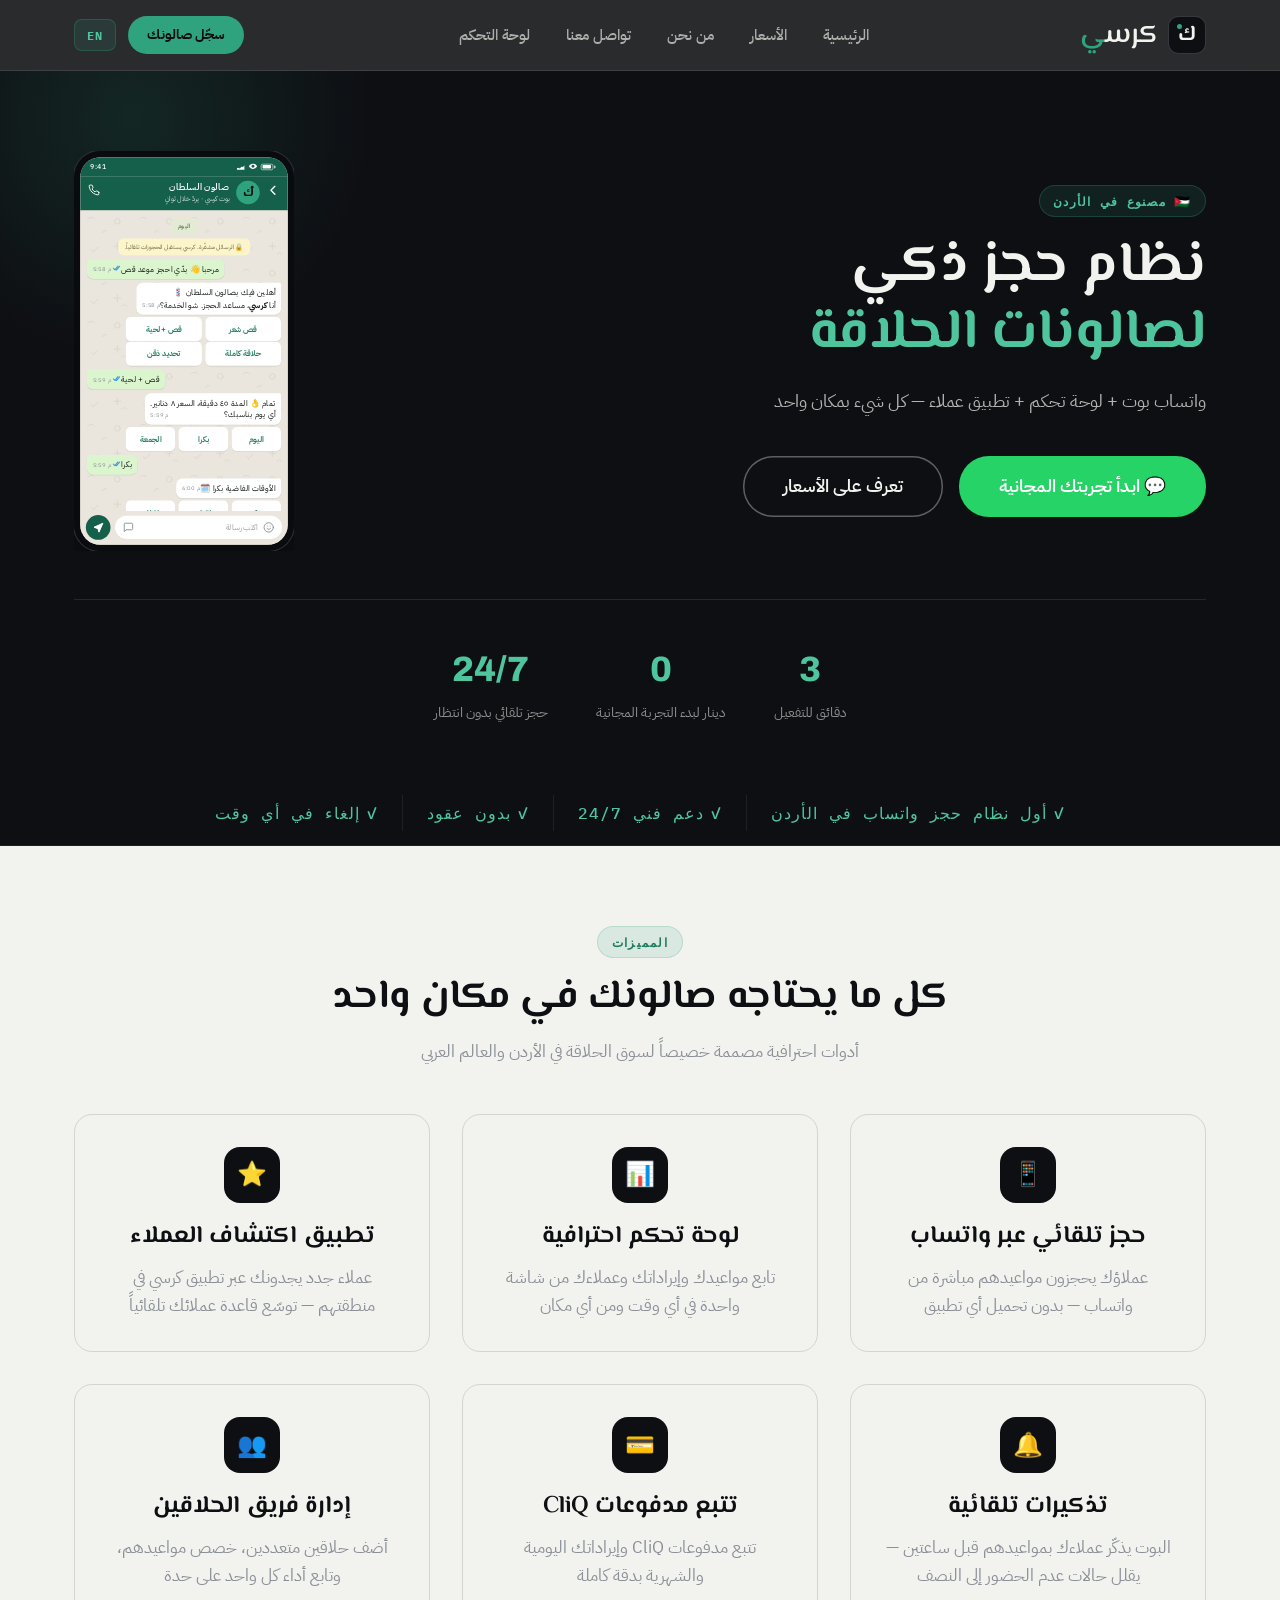
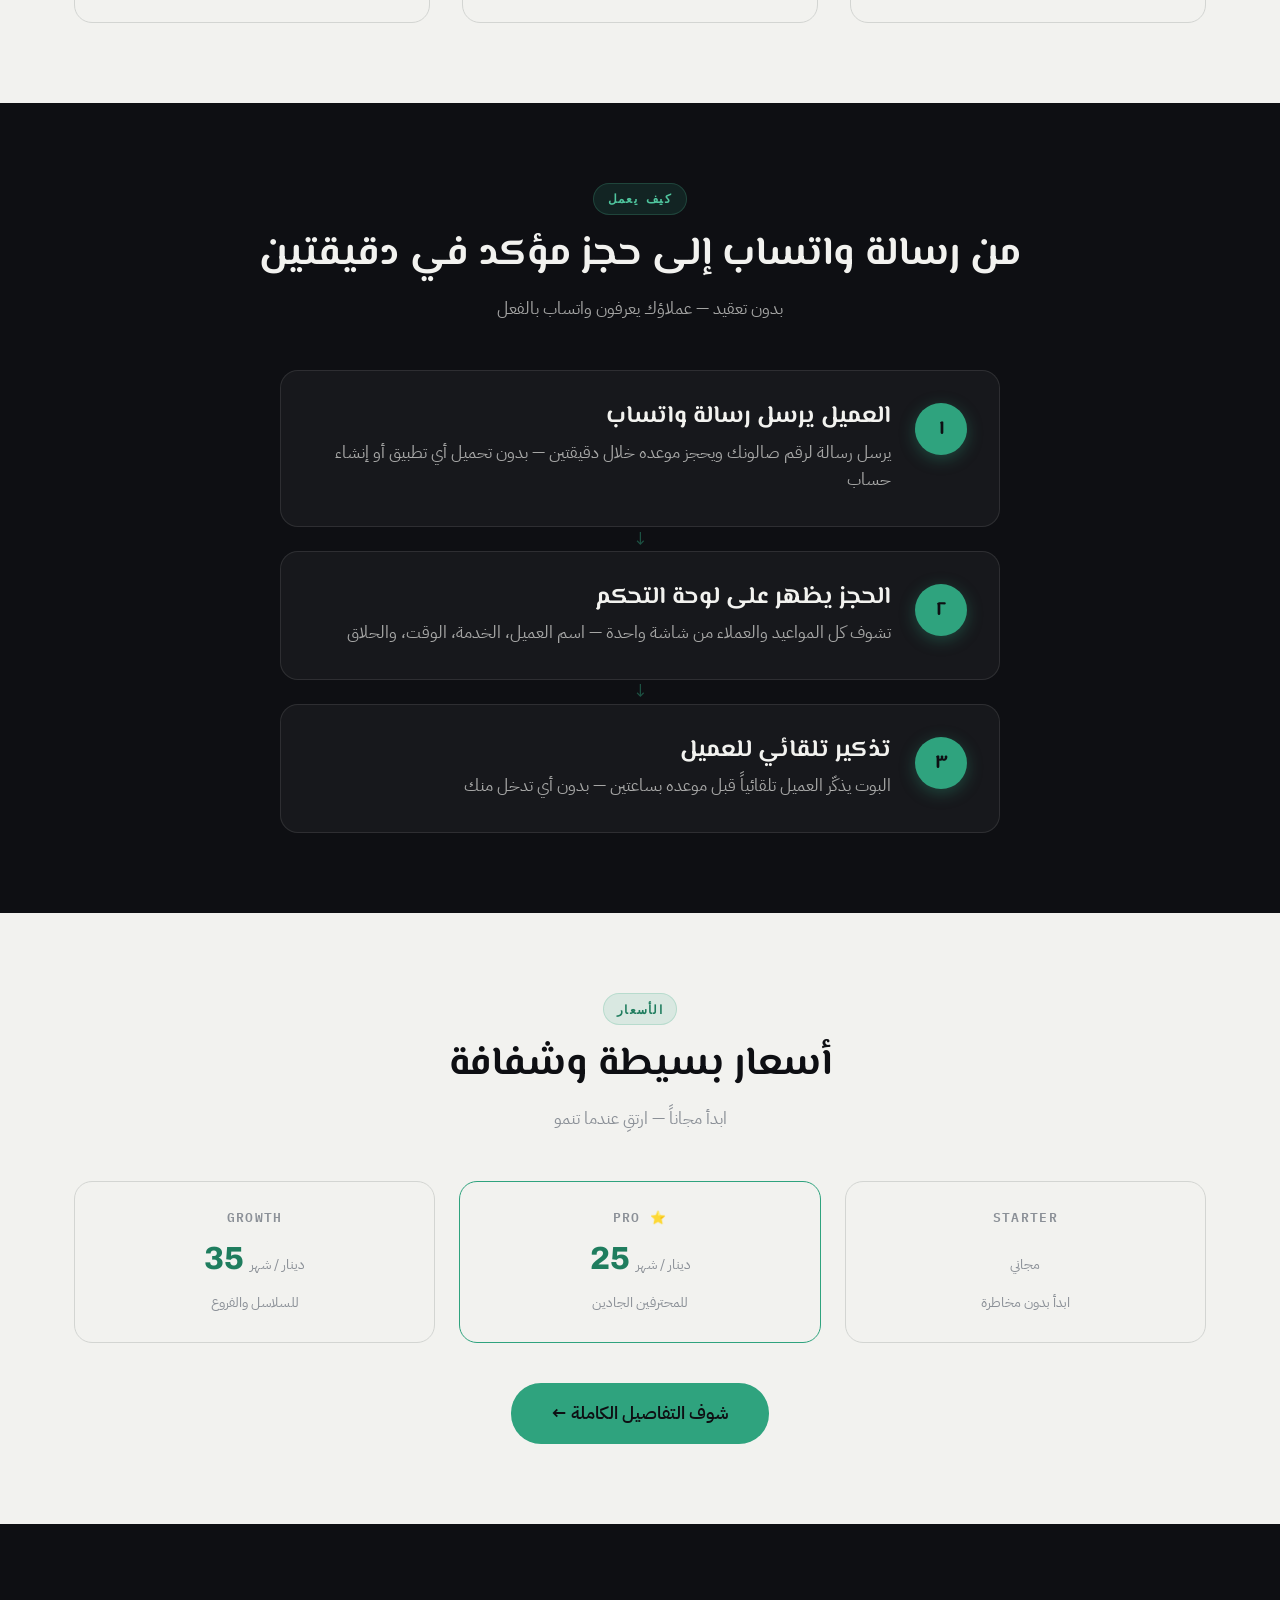
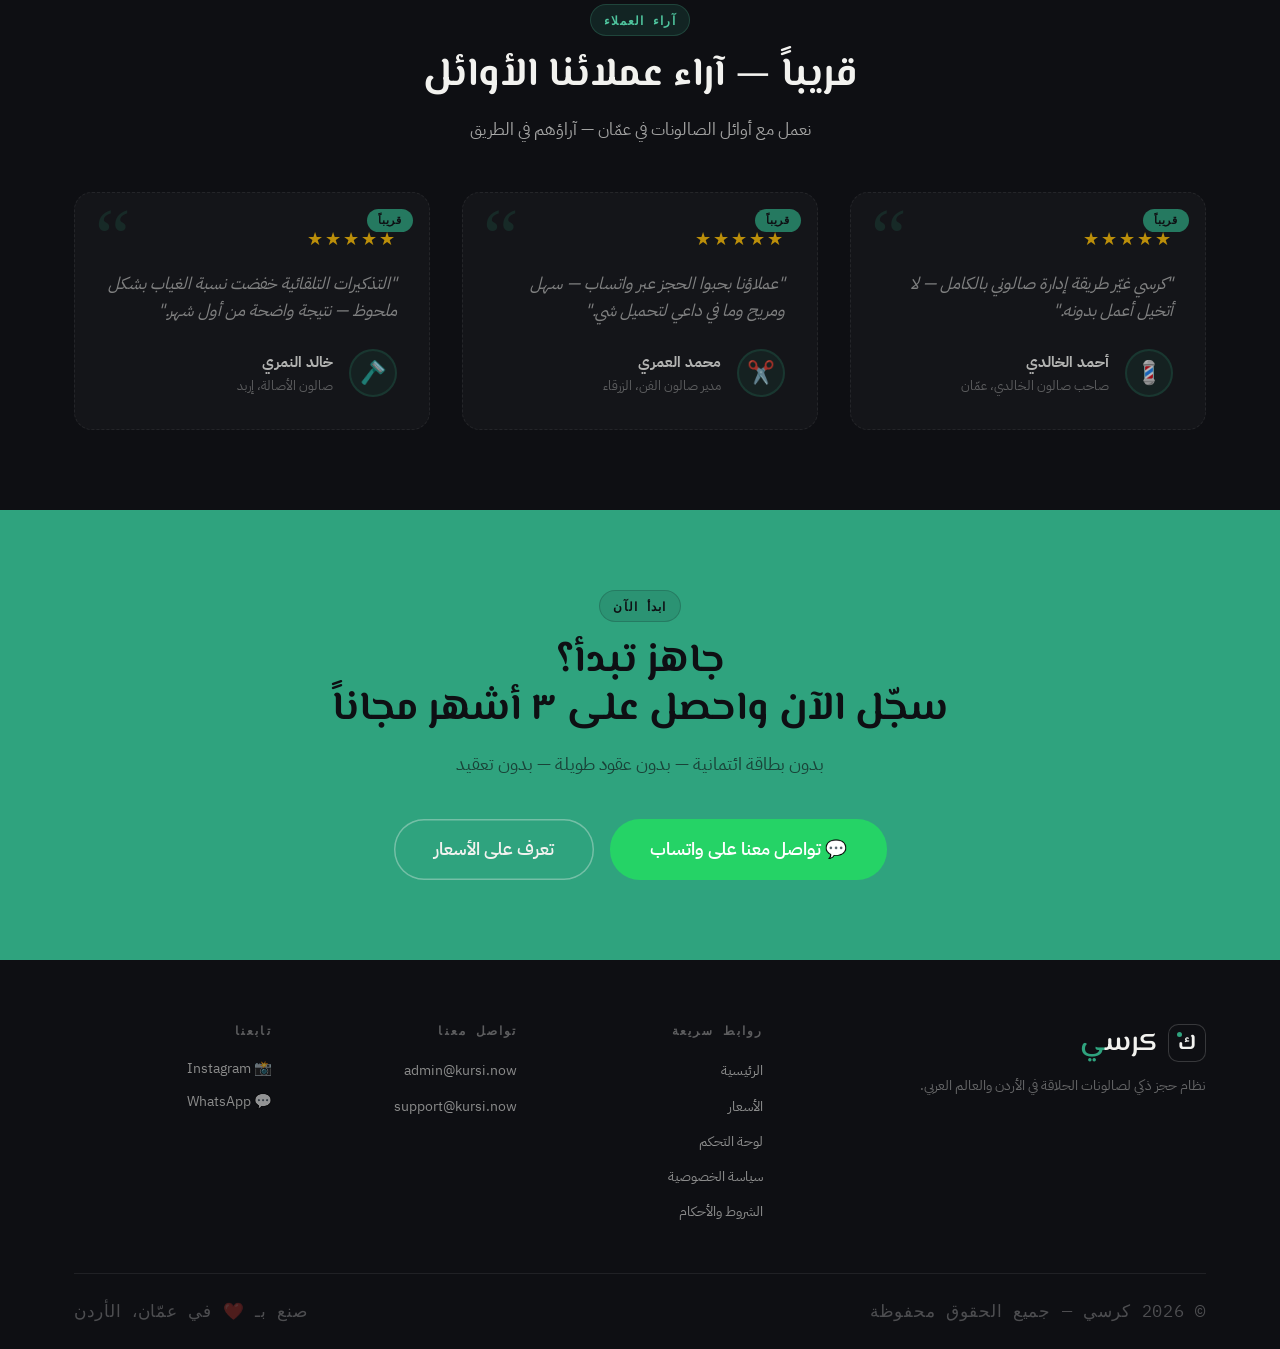
<file: index.html>
<!DOCTYPE html>
<html dir="rtl" lang="ar">
<head>
  <meta charset="UTF-8">
  <meta name="viewport" content="width=device-width, initial-scale=1.0">
  <title>كرسي — نظام حجز ذكي لصالونات الحلاقة</title>
  <meta name="description" content="كرسي — نظام حجز ذكي لصالونات الحلاقة في الأردن. بوت واتساب + لوحة تحكم + تطبيق عملاء">
  <meta property="og:title" content="كرسي — نظام حجز صالونات الحلاقة">
  <meta property="og:description" content="أول نظام حجز واتساب لصالونات الحلاقة في الأردن">
  <meta property="og:url" content="https://kursi.now">
  <meta property="og:type" content="website">
  <meta property="og:locale" content="ar_JO">
  <meta name="twitter:card" content="summary">
  <link rel="canonical" href="https://kursi.now/">
  <link rel="icon" type="image/svg+xml" href="favicon.svg">
  <script>(function(){var l=new URLSearchParams(window.location.search).get('lang')||'ar';var h=document.documentElement;h.lang=l;h.dir=l==='ar'?'rtl':'ltr';h.setAttribute('data-lang-ready',l);}());</script>
  <link rel="stylesheet" href="css/style.css">
</head>
<body>

  <!-- ===== HEADER ===== -->
  <header class="header" id="header">
    <div class="container">
      <div class="header-inner">
        <a href="index.html" class="logo">
          <span class="logo-icon">✂️</span>
          <span class="logo-text">
            <span data-lang="ar">كرس<span class="logo-dot">ي</span></span><span data-lang="en">Kurs<span class="logo-dot">i</span></span>
          </span>
        </a>
        <nav class="nav" id="nav" aria-label="القائمة الرئيسية">
          <ul class="nav-list">
            <li><a href="index.html" class="nav-link">
              <span data-lang="ar">الرئيسية</span><span data-lang="en">Home</span>
            </a></li>
            <li><a href="pricing.html" class="nav-link">
              <span data-lang="ar">الأسعار</span><span data-lang="en">Pricing</span>
            </a></li>
            <li><a href="about.html" class="nav-link">
              <span data-lang="ar">من نحن</span><span data-lang="en">About</span>
            </a></li>
            <li><a href="contact.html" class="nav-link">
              <span data-lang="ar">تواصل معنا</span><span data-lang="en">Contact</span>
            </a></li>
            <li><a href="https://app.kursi.now" class="nav-link">
              <span data-lang="ar">لوحة التحكم</span><span data-lang="en">Dashboard</span>
            </a></li>
            <li><a href="register.html" class="nav-link nav-register-btn">
              <span data-lang="ar">سجّل صالونك</span><span data-lang="en">Register</span>
            </a></li>
          </ul>
        </nav>
        <div class="header-actions">
          <a href="register.html" class="btn-nav-cta"><span data-lang="ar">سجّل صالونك</span><span data-lang="en">Register</span></a>
          <button id="lang-toggle" class="lang-toggle" aria-label="Switch language">EN</button>
          <button class="hamburger" id="hamburger" aria-label="فتح القائمة" aria-expanded="false">
            <span></span><span></span><span></span>
          </button>
        </div>
      </div>
    </div>
  </header>

  <main>

    <!-- ===== HERO ===== -->
    <section class="hero">
      <div class="container">
        <div class="hero-layout">

          <div class="hero-content">
            <span class="badge">
              <span data-lang="ar">🇯🇴 مصنوع في الأردن</span>
              <span data-lang="en">🇯🇴 Made in Jordan</span>
            </span>
            <h1>
              <span data-lang="ar">نظام حجز ذكي<br><span class="hl">لصالونات الحلاقة</span></span>
              <span data-lang="en">Smart Booking System<br><span class="hl">for Barbershops</span></span>
            </h1>
            <p class="hero-sub">
              <span data-lang="ar">واتساب بوت + لوحة تحكم + تطبيق عملاء — كل شيء بمكان واحد</span>
              <span data-lang="en">WhatsApp Bot + Dashboard + Client App — All in One Place</span>
            </p>
            <div class="hero-ctas">
              <a href="https://wa.me/962795070844" class="btn btn-cta btn-lg" target="_blank" rel="noopener">
                <span data-lang="ar">💬 ابدأ تجربتك المجانية</span>
                <span data-lang="en">💬 Start Free Trial</span>
              </a>
              <a href="pricing.html" class="btn btn-ghost btn-lg">
                <span data-lang="ar">تعرف على الأسعار</span>
                <span data-lang="en">View Pricing</span>
              </a>
            </div>
          </div>

          <!-- WhatsApp Flow Phone Mockup -->
          <div class="phone-mockup" aria-hidden="true">
            <div class="wa-phone">
              <div class="wa-screen">

                <!-- status bar -->
                <div class="wa-statusbar">
                  <span>9:41</span>
                  <span class="wa-sb-right">
                    <svg viewBox="0 0 24 24"><path d="M2 16l4-1 4 2 4-5 4 1 4-4v11H2z"/></svg>
                    <svg viewBox="0 0 24 24"><path d="M12 4C7 4 3 7 1 11c2 4 6 7 11 7s9-3 11-7c-2-4-6-7-11-7zm0 11a4 4 0 110-8 4 4 0 010 8z"/></svg>
                    <span class="wa-bat"><span class="wa-cell"></span><span class="wa-nub"></span></span>
                  </span>
                </div>

                <!-- chat header -->
                <div class="wa-chathead">
                  <span class="wa-back"><svg viewBox="0 0 24 24"><path d="M15 5l-7 7 7 7"/></svg></span>
                  <span class="wa-av"><span class="wa-k">ك</span><span class="wa-spark"></span></span>
                  <span class="wa-who"><b>صالون السلطان</b><small>بوت كرسي · يردّ خلال ثوانٍ</small></span>
                  <span class="wa-acts"><svg viewBox="0 0 24 24"><path d="M22 16.9v3a2 2 0 01-2.2 2 19.8 19.8 0 01-8.6-3 19.5 19.5 0 01-6-6 19.8 19.8 0 01-3-8.6A2 2 0 014.1 2h3a2 2 0 012 1.7c.1.9.4 1.8.7 2.7a2 2 0 01-.5 2.1L8.1 9.9a16 16 0 006 6l1.4-1.2a2 2 0 012.1-.5c.9.3 1.8.6 2.7.7a2 2 0 011.7 2z"/></svg></span>
                </div>

                <!-- chat body -->
                <div class="wa-chat">
                  <div class="wa-daychip">اليوم</div>
                  <div class="wa-enote">🔒 الرسائل مشفّرة. كرسي يستقبل الحجوزات تلقائياً.</div>

                  <!-- customer -->
                  <div class="wa-row wa-out"><div class="wa-bubble">مرحبا 👋 بدّي احجز موعد قص<span class="wa-meta">5:58 م<span class="wa-tick"><svg viewBox="0 0 16 11"><path d="M1 6l3 3 6-7M6 9l1 .5 6-7"/></svg></span></span></div></div>

                  <!-- bot greeting + service buttons -->
                  <div class="wa-row wa-in"><div class="wa-bubble">أهلين فيك بصالون السلطان 💈<br>أنا <b>كرسي</b>، مساعد الحجز. شو الخدمة؟<span class="wa-meta">5:58 م</span></div></div>
                  <div class="wa-qbtns">
                    <div class="wa-qrow"><div class="wa-qbtn">قص شعر</div><div class="wa-qbtn">قص + لحية</div></div>
                    <div class="wa-qrow"><div class="wa-qbtn">حلاقة كاملة</div><div class="wa-qbtn">تحديد ذقن</div></div>
                  </div>

                  <!-- customer choice -->
                  <div class="wa-row wa-out"><div class="wa-bubble">قص + لحية<span class="wa-meta">5:59 م<span class="wa-tick"><svg viewBox="0 0 16 11"><path d="M1 6l3 3 6-7M6 9l1 .5 6-7"/></svg></span></span></div></div>

                  <!-- bot day -->
                  <div class="wa-row wa-in"><div class="wa-bubble">تمام 👌 المدة ٤٥ دقيقة، السعر ٨ دنانير.<br>أي يوم بناسبك؟<span class="wa-meta">5:59 م</span></div></div>
                  <div class="wa-qbtns">
                    <div class="wa-qrow"><div class="wa-qbtn">اليوم</div><div class="wa-qbtn">بكرا</div><div class="wa-qbtn">الجمعة</div></div>
                  </div>

                  <!-- customer day -->
                  <div class="wa-row wa-out"><div class="wa-bubble">بكرا<span class="wa-meta">5:59 م<span class="wa-tick"><svg viewBox="0 0 16 11"><path d="M1 6l3 3 6-7M6 9l1 .5 6-7"/></svg></span></span></div></div>

                  <!-- bot times -->
                  <div class="wa-row wa-in"><div class="wa-bubble">الأوقات الفاضية بكرا 🗓️<span class="wa-meta">6:00 م</span></div></div>
                  <div class="wa-qbtns">
                    <div class="wa-qrow"><div class="wa-qbtn">٤:٠٠ م</div><div class="wa-qbtn">٥:٣٠ م</div><div class="wa-qbtn">٧:١٥ م</div></div>
                  </div>
                </div>

                <!-- input bar -->
                <div class="wa-inputbar">
                  <div class="wa-field">
                    <svg viewBox="0 0 24 24"><circle cx="12" cy="12" r="10"/><path d="M8 14s1.5 2 4 2 4-2 4-2M9 9h.01M15 9h.01"/></svg>
                    <span class="wa-ph">اكتب رسالة</span>
                    <svg viewBox="0 0 24 24"><path d="M21 15a2 2 0 01-2 2H7l-4 4V5a2 2 0 012-2h14a2 2 0 012 2z"/></svg>
                  </div>
                  <div class="wa-send"><svg viewBox="0 0 24 24"><path d="M3 11l18-8-8 18-2-7-8-3z"/></svg></div>
                </div>

              </div>
            </div>
          </div>

        </div>

        <div class="hero-stats">
          <div class="hero-stat">
            <span class="hero-stat-num">3</span>
            <span class="hero-stat-label">
              <span data-lang="ar">دقائق للتفعيل</span>
              <span data-lang="en">Minutes to activate</span>
            </span>
          </div>
          <div class="hero-stat">
            <span class="hero-stat-num">0</span>
            <span class="hero-stat-label">
              <span data-lang="ar">دينار لبدء التجربة المجانية</span>
              <span data-lang="en">JOD to start free</span>
            </span>
          </div>
          <div class="hero-stat">
            <span class="hero-stat-num">24/7</span>
            <span class="hero-stat-label">
              <span data-lang="ar">حجز تلقائي بدون انتظار</span>
              <span data-lang="en">Automatic booking</span>
            </span>
          </div>
        </div>
      </div>
    </section>

    <!-- ===== TRUST BAR ===== -->
    <div class="trust-bar">
      <div class="container">
        <div class="trust-items">
          <div class="trust-item">
            <span>✓</span>
            <span data-lang="ar">أول نظام حجز واتساب في الأردن</span>
            <span data-lang="en">Jordan's First WhatsApp Booking System</span>
          </div>
          <div class="trust-item">
            <span>✓</span>
            <span data-lang="ar">دعم فني 24/7</span>
            <span data-lang="en">24/7 Technical Support</span>
          </div>
          <div class="trust-item">
            <span>✓</span>
            <span data-lang="ar">بدون عقود</span>
            <span data-lang="en">No Contracts</span>
          </div>
          <div class="trust-item">
            <span>✓</span>
            <span data-lang="ar">إلغاء في أي وقت</span>
            <span data-lang="en">Cancel Anytime</span>
          </div>
        </div>
      </div>
    </div>

    <!-- ===== FEATURES ===== -->
    <section class="section animate-up">
      <div class="container">
        <div class="section-header">
          <span class="badge">
            <span data-lang="ar">المميزات</span><span data-lang="en">Features</span>
          </span>
          <h2>
            <span data-lang="ar">كل ما يحتاجه صالونك في مكان واحد</span>
            <span data-lang="en">Everything Your Salon Needs in One Place</span>
          </h2>
          <p>
            <span data-lang="ar">أدوات احترافية مصممة خصيصاً لسوق الحلاقة في الأردن والعالم العربي</span>
            <span data-lang="en">Professional tools designed for barbershops in Jordan and the Arab world</span>
          </p>
        </div>
        <div class="grid-3">
          <div class="feature-card animate-up">
            <div class="feature-icon-wrap">📱</div>
            <h3><span data-lang="ar">حجز تلقائي عبر واتساب</span><span data-lang="en">WhatsApp Auto Booking</span></h3>
            <p><span data-lang="ar">عملاؤك يحجزون مواعيدهم مباشرة من واتساب — بدون تحميل أي تطبيق</span><span data-lang="en">Clients book appointments directly on WhatsApp — no app download needed</span></p>
          </div>
          <div class="feature-card animate-up">
            <div class="feature-icon-wrap">📊</div>
            <h3><span data-lang="ar">لوحة تحكم احترافية</span><span data-lang="en">Professional Dashboard</span></h3>
            <p><span data-lang="ar">تابع مواعيدك وإيراداتك وعملاءك من شاشة واحدة في أي وقت ومن أي مكان</span><span data-lang="en">Track appointments, revenue & clients from one screen, anytime, anywhere</span></p>
          </div>
          <div class="feature-card animate-up">
            <div class="feature-icon-wrap">⭐</div>
            <h3><span data-lang="ar">تطبيق اكتشاف العملاء</span><span data-lang="en">Client Discovery App</span></h3>
            <p><span data-lang="ar">عملاء جدد يجدونك عبر تطبيق كرسي في منطقتهم — توسّع قاعدة عملائك تلقائياً</span><span data-lang="en">New clients find you through the Kursi app in their area — grow your client base automatically</span></p>
          </div>
          <div class="feature-card animate-up">
            <div class="feature-icon-wrap">🔔</div>
            <h3><span data-lang="ar">تذكيرات تلقائية</span><span data-lang="en">Automatic Reminders</span></h3>
            <p><span data-lang="ar">البوت يذكّر عملاءك بمواعيدهم قبل ساعتين — يقلل حالات عدم الحضور إلى النصف</span><span data-lang="en">Bot reminds clients 2 hours before their appointment — cuts no-shows in half</span></p>
          </div>
          <div class="feature-card animate-up">
            <div class="feature-icon-wrap">💳</div>
            <h3><span data-lang="ar">تتبع مدفوعات CliQ</span><span data-lang="en">CliQ Payment Tracking</span></h3>
            <p><span data-lang="ar">تتبع مدفوعات CliQ وإيراداتك اليومية والشهرية بدقة كاملة</span><span data-lang="en">Track CliQ payments and daily/monthly revenue with full accuracy</span></p>
          </div>
          <div class="feature-card animate-up">
            <div class="feature-icon-wrap">👥</div>
            <h3><span data-lang="ar">إدارة فريق الحلاقين</span><span data-lang="en">Barber Team Management</span></h3>
            <p><span data-lang="ar">أضف حلاقين متعددين، خصص مواعيدهم، وتابع أداء كل واحد على حدة</span><span data-lang="en">Add multiple barbers, set their schedules, and track each one's performance</span></p>
          </div>
        </div>
      </div>
    </section>

    <!-- ===== HOW IT WORKS ===== -->
    <section class="section section-alt animate-up">
      <div class="container">
        <div class="section-header">
          <span class="badge">
            <span data-lang="ar">كيف يعمل</span><span data-lang="en">How It Works</span>
          </span>
          <h2>
            <span data-lang="ar">من رسالة واتساب إلى حجز مؤكد في دقيقتين</span>
            <span data-lang="en">From a WhatsApp message to a confirmed booking in 2 minutes</span>
          </h2>
          <p>
            <span data-lang="ar">بدون تعقيد — عملاؤك يعرفون واتساب بالفعل</span>
            <span data-lang="en">No complexity — your clients already use WhatsApp</span>
          </p>
        </div>
        <div class="steps">
          <div class="step">
            <div class="step-num">١</div>
            <div class="step-content">
              <h3><span data-lang="ar">العميل يرسل رسالة واتساب</span><span data-lang="en">Client sends a WhatsApp message</span></h3>
              <p><span data-lang="ar">يرسل رسالة لرقم صالونك ويحجز موعده خلال دقيقتين — بدون تحميل أي تطبيق أو إنشاء حساب</span><span data-lang="en">They message your salon's number and book in 2 minutes — no app or account needed</span></p>
            </div>
          </div>
          <div class="step-connector">↓</div>
          <div class="step">
            <div class="step-num">٢</div>
            <div class="step-content">
              <h3><span data-lang="ar">الحجز يظهر على لوحة التحكم</span><span data-lang="en">Booking appears on your dashboard</span></h3>
              <p><span data-lang="ar">تشوف كل المواعيد والعملاء من شاشة واحدة — اسم العميل، الخدمة، الوقت، والحلاق</span><span data-lang="en">See all appointments and clients in one screen — name, service, time, and barber</span></p>
            </div>
          </div>
          <div class="step-connector">↓</div>
          <div class="step">
            <div class="step-num">٣</div>
            <div class="step-content">
              <h3><span data-lang="ar">تذكير تلقائي للعميل</span><span data-lang="en">Automatic reminder to client</span></h3>
              <p><span data-lang="ar">البوت يذكّر العميل تلقائياً قبل موعده بساعتين — بدون أي تدخل منك</span><span data-lang="en">Bot automatically reminds the client 2 hours before — no effort from you</span></p>
            </div>
          </div>
        </div>
      </div>
    </section>

    <!-- ===== PRICING PREVIEW ===== -->
    <section class="section animate-up">
      <div class="container">
        <div class="section-header">
          <span class="badge">
            <span data-lang="ar">الأسعار</span><span data-lang="en">Pricing</span>
          </span>
          <h2>
            <span data-lang="ar">أسعار بسيطة وشفافة</span>
            <span data-lang="en">Simple &amp; Transparent Pricing</span>
          </h2>
          <p>
            <span data-lang="ar">ابدأ مجاناً — ارتقِ عندما تنمو</span>
            <span data-lang="en">Start free — grow when you're ready</span>
          </p>
        </div>
        <div class="pricing-preview">
          <div class="pricing-preview-card">
            <h4>Starter</h4>
            <div class="pricing-preview-price">
              <span data-lang="ar">مجاني</span><span data-lang="en">Free</span>
            </div>
            <p><span data-lang="ar">ابدأ بدون مخاطرة</span><span data-lang="en">Start risk-free</span></p>
          </div>
          <div class="pricing-preview-card featured">
            <h4>⭐ Pro</h4>
            <div class="pricing-preview-price">25 <span><span data-lang="ar">دينار / شهر</span><span data-lang="en">JOD / mo</span></span></div>
            <p><span data-lang="ar">للمحترفين الجادين</span><span data-lang="en">For serious professionals</span></p>
          </div>
          <div class="pricing-preview-card">
            <h4>Growth</h4>
            <div class="pricing-preview-price">35 <span><span data-lang="ar">دينار / شهر</span><span data-lang="en">JOD / mo</span></span></div>
            <p><span data-lang="ar">للسلاسل والفروع</span><span data-lang="en">For chains &amp; branches</span></p>
          </div>
        </div>
        <div class="text-center">
          <a href="pricing.html" class="btn btn-primary btn-lg">
            <span data-lang="ar">شوف التفاصيل الكاملة ←</span>
            <span data-lang="en">View Full Details →</span>
          </a>
        </div>
      </div>
    </section>

    <!-- ===== TESTIMONIALS ===== -->
    <section class="section section-alt animate-up">
      <div class="container">
        <div class="section-header">
          <span class="badge">
            <span data-lang="ar">آراء العملاء</span><span data-lang="en">Customer Reviews</span>
          </span>
          <h2>
            <span data-lang="ar">قريباً — آراء عملائنا الأوائل</span>
            <span data-lang="en">Coming Soon — Our First Client Reviews</span>
          </h2>
          <p>
            <span data-lang="ar">نعمل مع أوائل الصالونات في عمّان — آراؤهم في الطريق</span>
            <span data-lang="en">Working with early salons in Amman — their reviews are on the way</span>
          </p>
        </div>
        <div class="grid-3">
          <div class="testimonial-card coming-soon">
            <span class="coming-soon-label">
              <span data-lang="ar">قريباً</span><span data-lang="en">Soon</span>
            </span>
            <div class="testimonial-stars">★★★★★</div>
            <p class="testimonial-text">
              <span data-lang="ar">"كرسي غيّر طريقة إدارة صالوني بالكامل — لا أتخيل أعمل بدونه."</span>
              <span data-lang="en">"Kursi completely changed how I manage my salon — I can't imagine working without it."</span>
            </p>
            <div class="testimonial-author">
              <div class="testimonial-avatar">💈</div>
              <div>
                <div class="testimonial-name"><span data-lang="ar">أحمد الخالدي</span><span data-lang="en">Ahmad Al-Khalidi</span></div>
                <div class="testimonial-role"><span data-lang="ar">صاحب صالون الخالدي، عمّان</span><span data-lang="en">Owner, Al-Khalidi Salon, Amman</span></div>
              </div>
            </div>
          </div>
          <div class="testimonial-card coming-soon">
            <span class="coming-soon-label">
              <span data-lang="ar">قريباً</span><span data-lang="en">Soon</span>
            </span>
            <div class="testimonial-stars">★★★★★</div>
            <p class="testimonial-text">
              <span data-lang="ar">"عملاؤنا بحبوا الحجز عبر واتساب — سهل ومريح وما في داعي لتحميل شي."</span>
              <span data-lang="en">"Our clients love booking via WhatsApp — easy, convenient, and no app to download."</span>
            </p>
            <div class="testimonial-author">
              <div class="testimonial-avatar">✂️</div>
              <div>
                <div class="testimonial-name"><span data-lang="ar">محمد العمري</span><span data-lang="en">Mohammad Al-Omari</span></div>
                <div class="testimonial-role"><span data-lang="ar">مدير صالون الفن، الزرقاء</span><span data-lang="en">Manager, Art Salon, Zarqa</span></div>
              </div>
            </div>
          </div>
          <div class="testimonial-card coming-soon">
            <span class="coming-soon-label">
              <span data-lang="ar">قريباً</span><span data-lang="en">Soon</span>
            </span>
            <div class="testimonial-stars">★★★★★</div>
            <p class="testimonial-text">
              <span data-lang="ar">"التذكيرات التلقائية خفضت نسبة الغياب بشكل ملحوظ — نتيجة واضحة من أول شهر."</span>
              <span data-lang="en">"Automatic reminders noticeably cut no-shows — clear results from the first month."</span>
            </p>
            <div class="testimonial-author">
              <div class="testimonial-avatar">🪒</div>
              <div>
                <div class="testimonial-name"><span data-lang="ar">خالد النمري</span><span data-lang="en">Khaled Al-Nimri</span></div>
                <div class="testimonial-role"><span data-lang="ar">صالون الأصالة، إربد</span><span data-lang="en">Al-Asala Salon, Irbid</span></div>
              </div>
            </div>
          </div>
        </div>
      </div>
    </section>

    <!-- ===== FINAL CTA ===== -->
    <section class="cta-section animate-up">
      <div class="container">
        <span class="badge">
          <span data-lang="ar">ابدأ الآن</span><span data-lang="en">Get Started</span>
        </span>
        <h2>
          <span data-lang="ar">جاهز تبدأ؟<br>سجّل الآن واحصل على ٣ أشهر مجاناً</span>
          <span data-lang="en">Ready to start?<br>Sign up now and get 3 months free</span>
        </h2>
        <p>
          <span data-lang="ar">بدون بطاقة ائتمانية — بدون عقود طويلة — بدون تعقيد</span>
          <span data-lang="en">No credit card — No long contracts — No hassle</span>
        </p>
        <div class="cta-btns">
          <a href="https://wa.me/962795070844" class="btn btn-cta btn-lg" target="_blank" rel="noopener">
            <span data-lang="ar">💬 تواصل معنا على واتساب</span>
            <span data-lang="en">💬 Contact Us on WhatsApp</span>
          </a>
          <a href="pricing.html" class="btn btn-ghost btn-lg">
            <span data-lang="ar">تعرف على الأسعار</span>
            <span data-lang="en">View Pricing</span>
          </a>
        </div>
      </div>
    </section>

  </main>

  <!-- ===== FOOTER ===== -->
  <footer class="footer">
    <div class="container">
      <div class="footer-grid">
        <div class="footer-brand">
          <a href="index.html" class="logo">
            <span class="logo-icon">✂️</span>
            <span class="logo-text">
              <span data-lang="ar">كرس<span class="logo-dot">ي</span></span><span data-lang="en">Kurs<span class="logo-dot">i</span></span>
            </span>
          </a>
          <p>
            <span data-lang="ar">نظام حجز ذكي لصالونات الحلاقة في الأردن والعالم العربي.</span>
            <span data-lang="en">Smart booking system for barbershops in Jordan and the Arab world.</span>
          </p>
        </div>
        <div>
          <h4><span data-lang="ar">روابط سريعة</span><span data-lang="en">Quick Links</span></h4>
          <ul>
            <li><a href="index.html"><span data-lang="ar">الرئيسية</span><span data-lang="en">Home</span></a></li>
            <li><a href="pricing.html"><span data-lang="ar">الأسعار</span><span data-lang="en">Pricing</span></a></li>
            <li><a href="https://app.kursi.now"><span data-lang="ar">لوحة التحكم</span><span data-lang="en">Dashboard</span></a></li>
            <li><a href="privacy.html"><span data-lang="ar">سياسة الخصوصية</span><span data-lang="en">Privacy Policy</span></a></li>
            <li><a href="terms.html"><span data-lang="ar">الشروط والأحكام</span><span data-lang="en">Terms of Service</span></a></li>
          </ul>
        </div>
        <div>
          <h4><span data-lang="ar">تواصل معنا</span><span data-lang="en">Contact Us</span></h4>
          <ul>
            <li><a href="mailto:admin@kursi.now">admin@kursi.now</a></li>
            <li><a href="mailto:support@kursi.now">support@kursi.now</a></li>
          </ul>
        </div>
        <div>
          <h4><span data-lang="ar">تابعنا</span><span data-lang="en">Follow Us</span></h4>
          <div class="social-links">
            <a href="#" class="social-link">📸 Instagram</a>
            <a href="https://wa.me/962795070844" class="social-link social-wa" target="_blank" rel="noopener">💬 WhatsApp</a>
          </div>
        </div>
      </div>
      <div class="footer-bottom">
        <p>
          <span data-lang="ar">© 2026 كرسي — جميع الحقوق محفوظة</span>
          <span data-lang="en">© 2026 Kursi — All rights reserved</span>
        </p>
        <p>
          <span data-lang="ar">صنع بـ ❤️ في عمّان، الأردن</span>
          <span data-lang="en">Made with ❤️ in Amman, Jordan</span>
        </p>
      </div>
    </div>
  </footer>

  <button id="back-to-top" class="back-to-top" aria-label="العودة للأعلى">↑</button>
  <script src="js/main.js"></script>
</body>
</html>
</file>
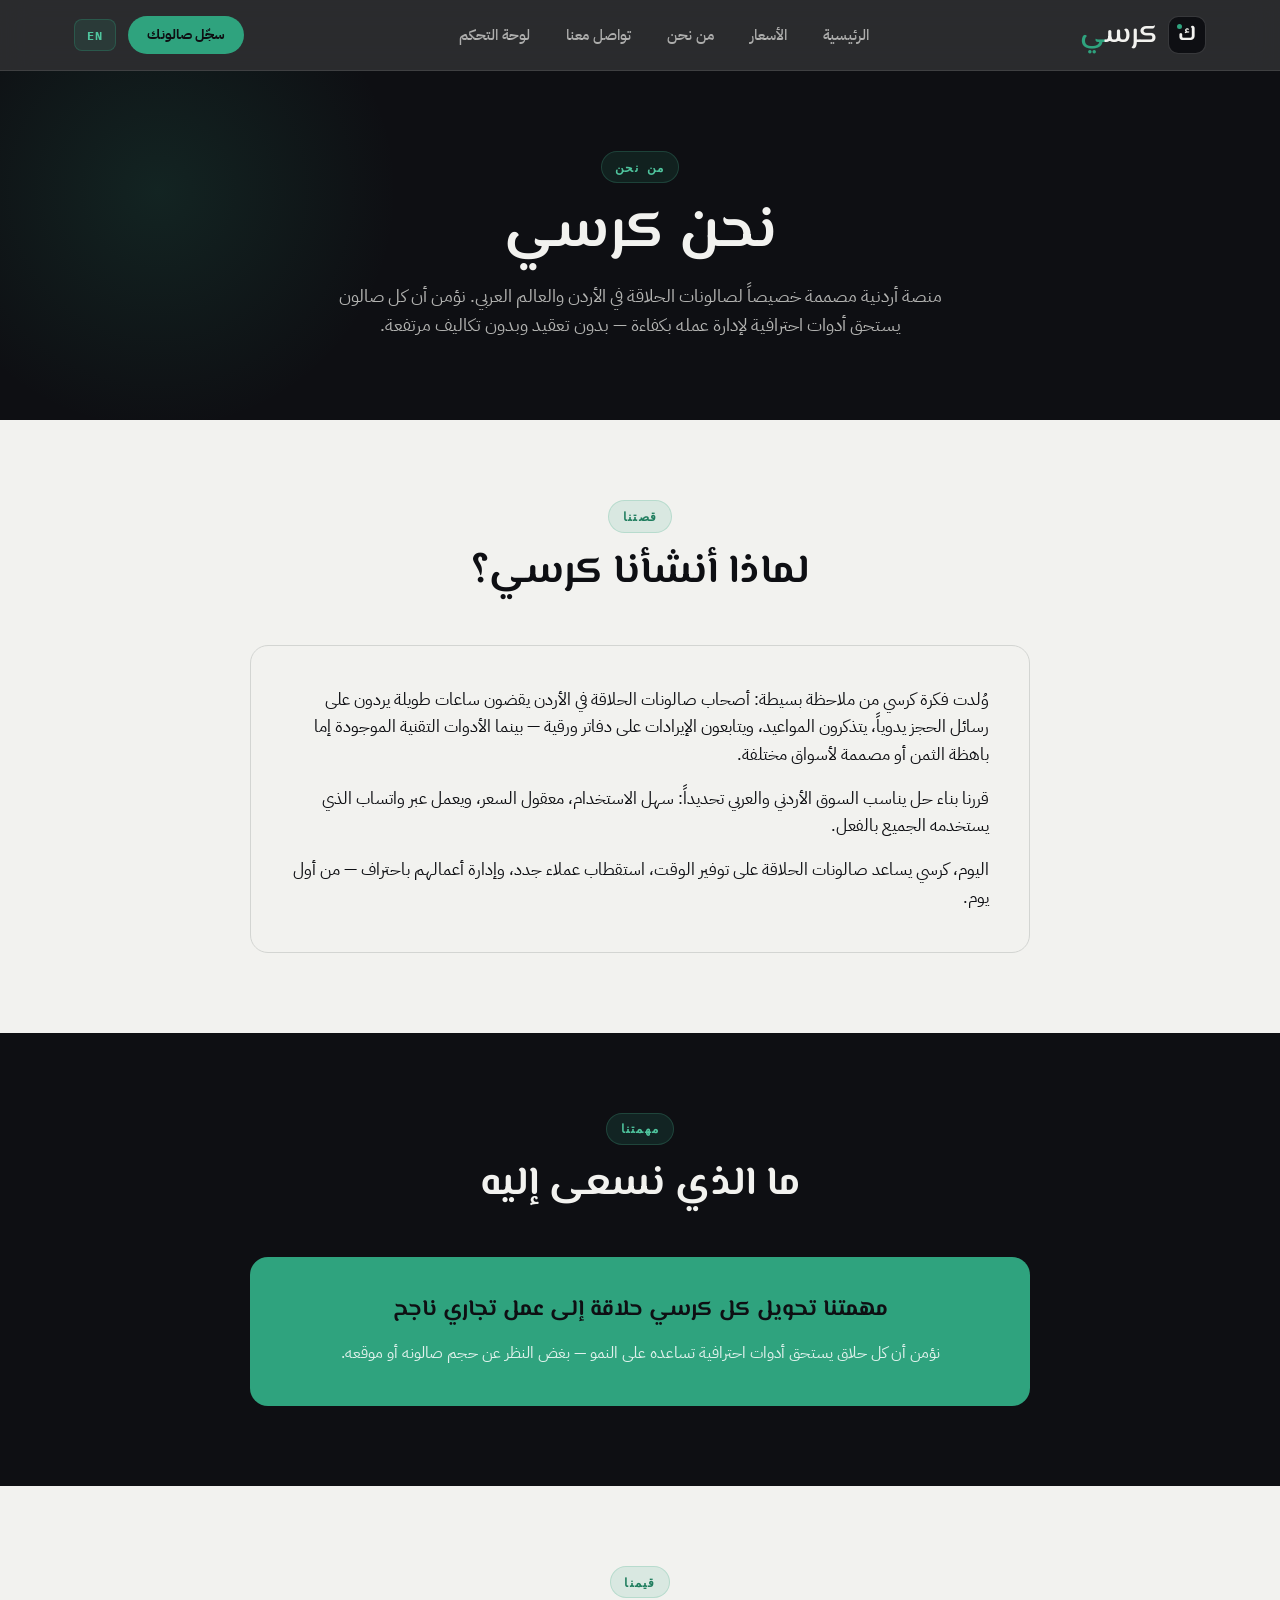
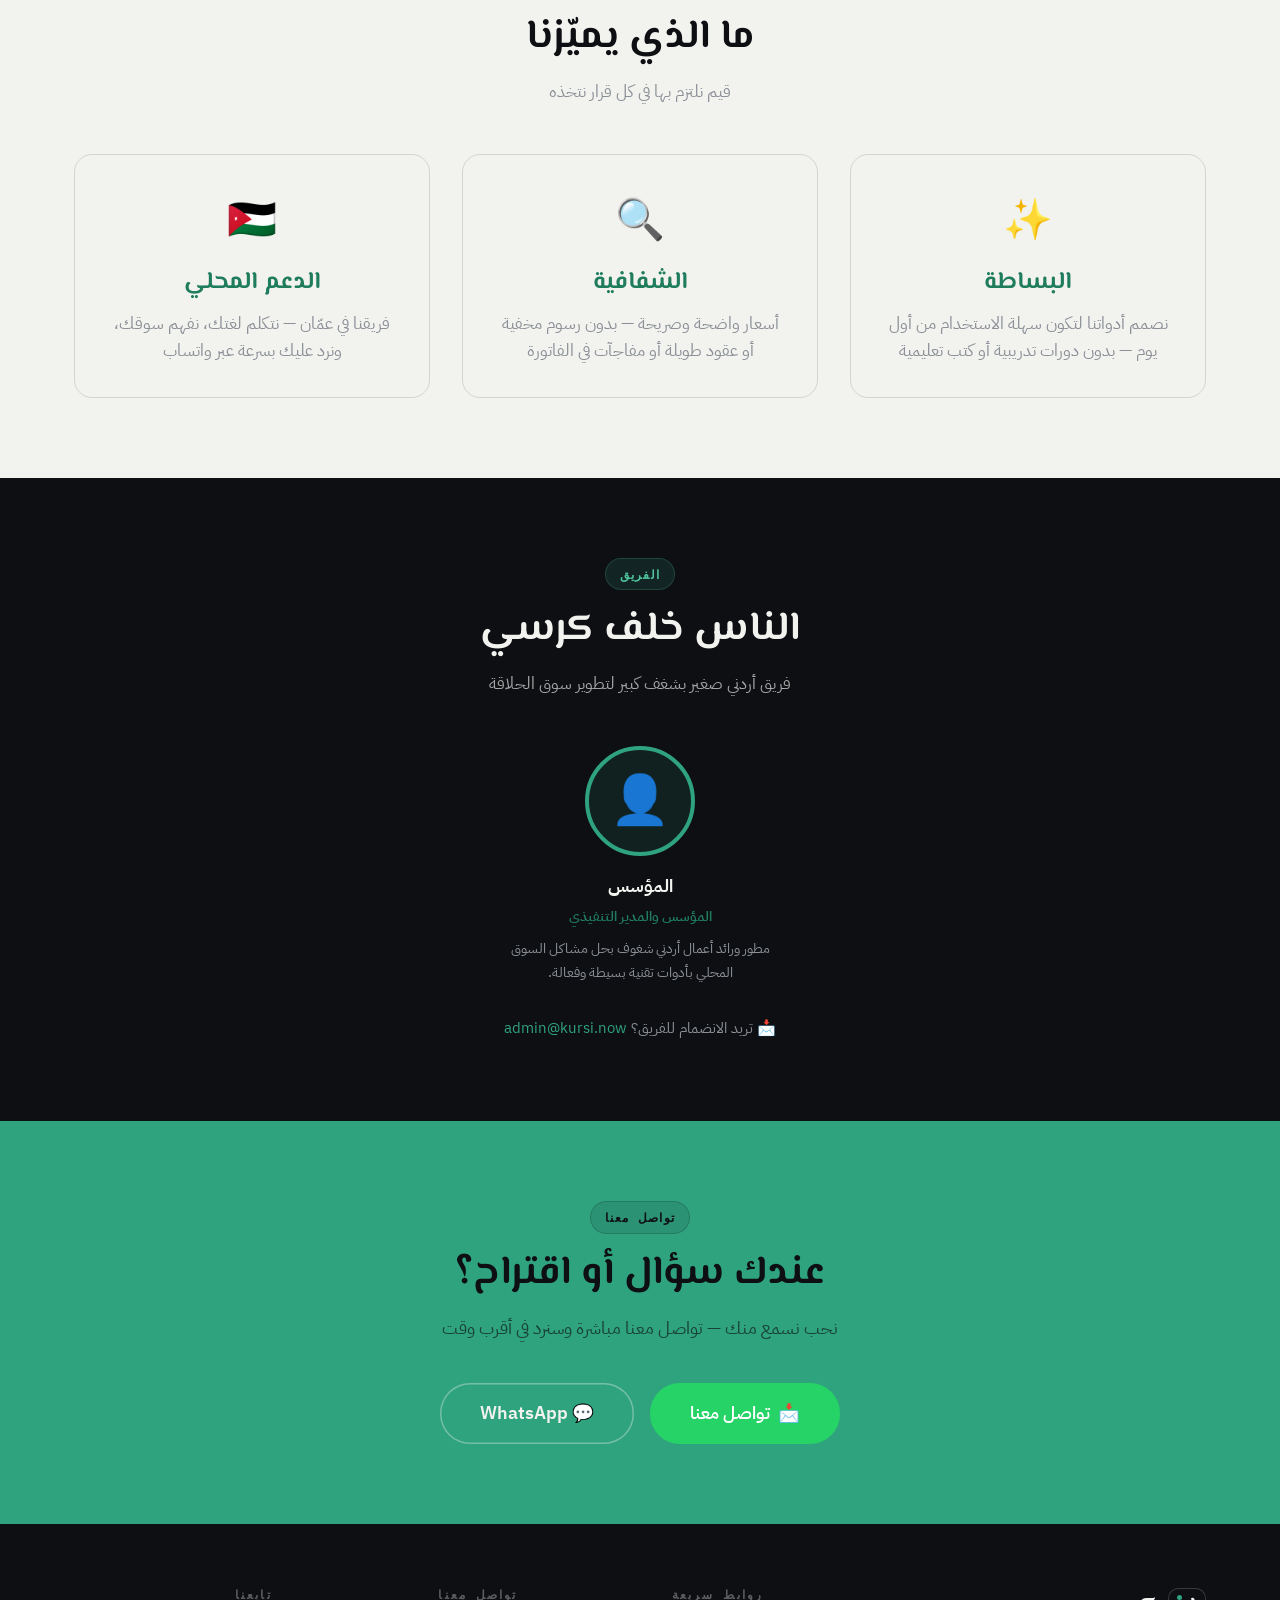
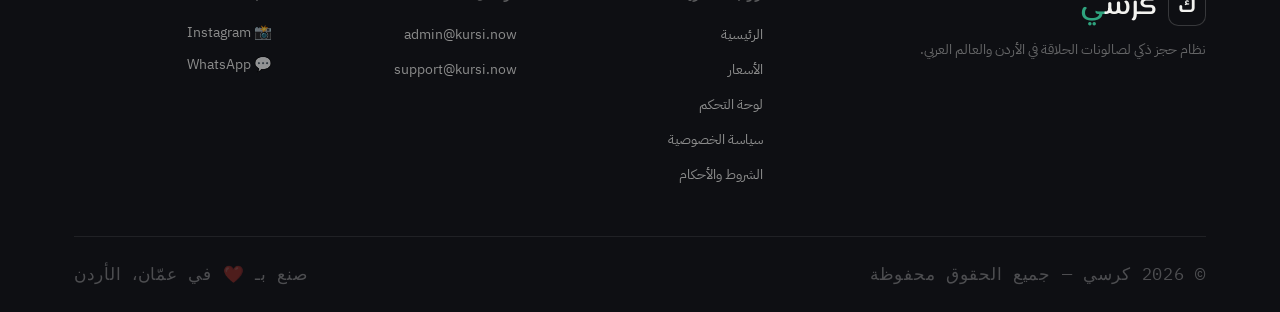
<file: about.html>
<!DOCTYPE html>
<html dir="rtl" lang="ar">
<head>
  <meta charset="UTF-8">
  <meta name="viewport" content="width=device-width, initial-scale=1.0">
  <title>من نحن — كرسي</title>
  <meta name="description" content="كرسي منصة أردنية مصممة خصيصاً لصالونات الحلاقة في الأردن والعالم العربي. تعرف على قصتنا ومهمتنا.">
  <meta property="og:title" content="من نحن — كرسي">
  <meta property="og:description" content="أول نظام حجز واتساب لصالونات الحلاقة في الأردن">
  <meta property="og:url" content="https://kursi.now/about.html">
  <meta property="og:type" content="website">
  <meta property="og:locale" content="ar_JO">
  <meta name="twitter:card" content="summary">
  <link rel="canonical" href="https://kursi.now/about.html">
  <link rel="icon" type="image/svg+xml" href="favicon.svg">
  <script>(function(){var l=new URLSearchParams(window.location.search).get('lang')||'ar';var h=document.documentElement;h.lang=l;h.dir=l==='ar'?'rtl':'ltr';h.setAttribute('data-lang-ready',l);}());</script>
  <link rel="stylesheet" href="css/style.css">
</head>
<body>

  <!-- ===== HEADER ===== -->
  <header class="header" id="header">
    <div class="container">
      <div class="header-inner">
        <a href="index.html" class="logo">
          <span class="logo-icon">✂️</span>
          <span class="logo-text"><span data-lang="ar">كرس<span class="logo-dot">ي</span></span><span data-lang="en">Kurs<span class="logo-dot">i</span></span></span>
        </a>
        <nav class="nav" id="nav" aria-label="القائمة الرئيسية">
          <ul class="nav-list">
            <li><a href="index.html" class="nav-link"><span data-lang="ar">الرئيسية</span><span data-lang="en">Home</span></a></li>
            <li><a href="pricing.html" class="nav-link"><span data-lang="ar">الأسعار</span><span data-lang="en">Pricing</span></a></li>
            <li><a href="about.html" class="nav-link"><span data-lang="ar">من نحن</span><span data-lang="en">About</span></a></li>
            <li><a href="contact.html" class="nav-link"><span data-lang="ar">تواصل معنا</span><span data-lang="en">Contact</span></a></li>
            <li><a href="https://app.kursi.now" class="nav-link"><span data-lang="ar">لوحة التحكم</span><span data-lang="en">Dashboard</span></a></li>
            <li><a href="register.html" class="nav-link nav-register-btn"><span data-lang="ar">سجّل صالونك</span><span data-lang="en">Register</span></a></li>
          </ul>
        </nav>
        <div class="header-actions">
          <a href="register.html" class="btn-nav-cta"><span data-lang="ar">سجّل صالونك</span><span data-lang="en">Register</span></a>
          <button id="lang-toggle" class="lang-toggle" aria-label="Switch language">EN</button>
          <button class="hamburger" id="hamburger" aria-label="فتح القائمة" aria-expanded="false">
            <span></span><span></span><span></span>
          </button>
        </div>
      </div>
    </div>
  </header>

  <main>

    <!-- ===== ABOUT HERO ===== -->
    <section class="about-hero">
      <div class="container">
        <span class="badge">
          <span data-lang="ar">من نحن</span><span data-lang="en">About Us</span>
        </span>
        <h1>
          <span data-lang="ar">نحن كرسي</span><span data-lang="en">We Are Kursi</span>
        </h1>
        <p>
          <span data-lang="ar">منصة أردنية مصممة خصيصاً لصالونات الحلاقة في الأردن والعالم العربي. نؤمن أن كل صالون يستحق أدوات احترافية لإدارة عمله بكفاءة — بدون تعقيد وبدون تكاليف مرتفعة.</span>
          <span data-lang="en">A Jordanian platform designed specifically for barbershops in Jordan and the Arab world. We believe every salon deserves professional tools to run efficiently — without complexity or high costs.</span>
        </p>
      </div>
    </section>

    <!-- ===== STORY ===== -->
    <section class="section animate-up">
      <div class="container">
        <div class="section-header">
          <span class="badge"><span data-lang="ar">قصتنا</span><span data-lang="en">Our Story</span></span>
          <h2><span data-lang="ar">لماذا أنشأنا كرسي؟</span><span data-lang="en">Why We Built Kursi</span></h2>
        </div>
        <div class="story-block">
          <p>
            <span data-lang="ar">وُلدت فكرة كرسي من ملاحظة بسيطة: أصحاب صالونات الحلاقة في الأردن يقضون ساعات طويلة يردون على رسائل الحجز يدوياً، يتذكرون المواعيد، ويتابعون الإيرادات على دفاتر ورقية — بينما الأدوات التقنية الموجودة إما باهظة الثمن أو مصممة لأسواق مختلفة.</span>
            <span data-lang="en">The idea for Kursi was born from a simple observation: barbershop owners in Jordan spend hours manually responding to booking messages, tracking appointments, and following up revenue in paper notebooks — while the available tech tools are either too expensive or designed for different markets.</span>
          </p>
          <p>
            <span data-lang="ar">قررنا بناء حل يناسب السوق الأردني والعربي تحديداً: سهل الاستخدام، معقول السعر، ويعمل عبر واتساب الذي يستخدمه الجميع بالفعل.</span>
            <span data-lang="en">We decided to build a solution specifically for the Jordanian and Arab market: easy to use, reasonably priced, and working through WhatsApp that everyone already uses.</span>
          </p>
          <p>
            <span data-lang="ar">اليوم، كرسي يساعد صالونات الحلاقة على توفير الوقت، استقطاب عملاء جدد، وإدارة أعمالهم باحتراف — من أول يوم.</span>
            <span data-lang="en">Today, Kursi helps barbershops save time, attract new clients, and manage their business professionally — from day one.</span>
          </p>
        </div>
      </div>
    </section>

    <!-- ===== MISSION ===== -->
    <section class="section section-alt animate-up">
      <div class="container">
        <div class="section-header">
          <span class="badge"><span data-lang="ar">مهمتنا</span><span data-lang="en">Our Mission</span></span>
          <h2><span data-lang="ar">ما الذي نسعى إليه</span><span data-lang="en">What We Strive For</span></h2>
        </div>
        <div class="mission-banner">
          <h3>
            <span data-lang="ar">مهمتنا تحويل كل كرسي حلاقة إلى عمل تجاري ناجح</span>
            <span data-lang="en">Our mission is to turn every barber's chair into a successful business</span>
          </h3>
          <p style="color: rgba(255,255,255,0.85); margin: 1rem 0 0; font-size: 1rem;">
            <span data-lang="ar">نؤمن أن كل حلاق يستحق أدوات احترافية تساعده على النمو — بغض النظر عن حجم صالونه أو موقعه.</span>
            <span data-lang="en">We believe every barber deserves professional tools to help them grow — regardless of salon size or location.</span>
          </p>
        </div>
      </div>
    </section>

    <!-- ===== VALUES ===== -->
    <section class="section animate-up">
      <div class="container">
        <div class="section-header">
          <span class="badge"><span data-lang="ar">قيمنا</span><span data-lang="en">Our Values</span></span>
          <h2><span data-lang="ar">ما الذي يميّزنا</span><span data-lang="en">What Sets Us Apart</span></h2>
          <p><span data-lang="ar">قيم نلتزم بها في كل قرار نتخذه</span><span data-lang="en">Values we commit to in every decision we make</span></p>
        </div>
        <div class="grid-3">
          <div class="value-card">
            <div class="value-icon">✨</div>
            <h3><span data-lang="ar">البساطة</span><span data-lang="en">Simplicity</span></h3>
            <p><span data-lang="ar">نصمم أدواتنا لتكون سهلة الاستخدام من أول يوم — بدون دورات تدريبية أو كتب تعليمية</span><span data-lang="en">We design our tools to be easy to use from day one — no training courses or manuals needed</span></p>
          </div>
          <div class="value-card">
            <div class="value-icon">🔍</div>
            <h3><span data-lang="ar">الشفافية</span><span data-lang="en">Transparency</span></h3>
            <p><span data-lang="ar">أسعار واضحة وصريحة — بدون رسوم مخفية أو عقود طويلة أو مفاجآت في الفاتورة</span><span data-lang="en">Clear, honest pricing — no hidden fees, long contracts, or billing surprises</span></p>
          </div>
          <div class="value-card">
            <div class="value-icon">🇯🇴</div>
            <h3><span data-lang="ar">الدعم المحلي</span><span data-lang="en">Local Support</span></h3>
            <p><span data-lang="ar">فريقنا في عمّان — نتكلم لغتك، نفهم سوقك، ونرد عليك بسرعة عبر واتساب</span><span data-lang="en">Our team is in Amman — we speak your language, understand your market, and respond fast on WhatsApp</span></p>
          </div>
        </div>
      </div>
    </section>

    <!-- ===== TEAM ===== -->
    <section class="section section-alt animate-up">
      <div class="container">
        <div class="section-header">
          <span class="badge"><span data-lang="ar">الفريق</span><span data-lang="en">The Team</span></span>
          <h2><span data-lang="ar">الناس خلف كرسي</span><span data-lang="en">The People Behind Kursi</span></h2>
          <p><span data-lang="ar">فريق أردني صغير بشغف كبير لتطوير سوق الحلاقة</span><span data-lang="en">A small Jordanian team with a big passion for advancing the barbershop market</span></p>
        </div>
        <div class="text-center">
          <div class="team-card">
            <div class="team-avatar">👤</div>
            <div class="team-name"><span data-lang="ar">المؤسس</span><span data-lang="en">Founder</span></div>
            <div class="team-role"><span data-lang="ar">المؤسس والمدير التنفيذي</span><span data-lang="en">Founder &amp; CEO</span></div>
            <p class="team-bio">
              <span data-lang="ar">مطور ورائد أعمال أردني شغوف بحل مشاكل السوق المحلي بأدوات تقنية بسيطة وفعالة.</span>
              <span data-lang="en">Jordanian developer and entrepreneur passionate about solving local market problems with simple, effective tech tools.</span>
            </p>
          </div>
          <p style="margin-top: 2rem; color: var(--text-muted); font-size: 0.95rem;">
            📩 <span data-lang="ar">تريد الانضمام للفريق؟</span><span data-lang="en">Want to join the team?</span>
            <a href="mailto:admin@kursi.now" style="color: var(--accent);">admin@kursi.now</a>
          </p>
        </div>
      </div>
    </section>

    <!-- ===== CTA ===== -->
    <section class="cta-section">
      <div class="container">
        <span class="badge">
          <span data-lang="ar">تواصل معنا</span><span data-lang="en">Get in Touch</span>
        </span>
        <h2>
          <span data-lang="ar">عندك سؤال أو اقتراح؟</span>
          <span data-lang="en">Have a question or suggestion?</span>
        </h2>
        <p>
          <span data-lang="ar">نحب نسمع منك — تواصل معنا مباشرة وسنرد في أقرب وقت</span>
          <span data-lang="en">We love hearing from you — reach out directly and we'll respond soon</span>
        </p>
        <div class="cta-btns">
          <a href="contact.html" class="btn btn-cta btn-lg">
            📩 <span data-lang="ar">تواصل معنا</span><span data-lang="en">Contact Us</span>
          </a>
          <a href="https://wa.me/962795070844" class="btn btn-ghost btn-lg" target="_blank" rel="noopener">
            💬 WhatsApp
          </a>
        </div>
      </div>
    </section>

  </main>

  <!-- ===== FOOTER ===== -->
  <footer class="footer">
    <div class="container">
      <div class="footer-grid">
        <div class="footer-brand">
          <a href="index.html" class="logo">
            <span class="logo-icon">✂️</span>
            <span class="logo-text"><span data-lang="ar">كرس<span class="logo-dot">ي</span></span><span data-lang="en">Kurs<span class="logo-dot">i</span></span></span>
          </a>
          <p><span data-lang="ar">نظام حجز ذكي لصالونات الحلاقة في الأردن والعالم العربي.</span><span data-lang="en">Smart booking system for barbershops in Jordan and the Arab world.</span></p>
        </div>
        <div>
          <h4><span data-lang="ar">روابط سريعة</span><span data-lang="en">Quick Links</span></h4>
          <ul>
            <li><a href="index.html"><span data-lang="ar">الرئيسية</span><span data-lang="en">Home</span></a></li>
            <li><a href="pricing.html"><span data-lang="ar">الأسعار</span><span data-lang="en">Pricing</span></a></li>
            <li><a href="https://app.kursi.now"><span data-lang="ar">لوحة التحكم</span><span data-lang="en">Dashboard</span></a></li>
            <li><a href="privacy.html"><span data-lang="ar">سياسة الخصوصية</span><span data-lang="en">Privacy Policy</span></a></li>
            <li><a href="terms.html"><span data-lang="ar">الشروط والأحكام</span><span data-lang="en">Terms of Service</span></a></li>
          </ul>
        </div>
        <div>
          <h4><span data-lang="ar">تواصل معنا</span><span data-lang="en">Contact Us</span></h4>
          <ul>
            <li><a href="mailto:admin@kursi.now">admin@kursi.now</a></li>
            <li><a href="mailto:support@kursi.now">support@kursi.now</a></li>
          </ul>
        </div>
        <div>
          <h4><span data-lang="ar">تابعنا</span><span data-lang="en">Follow Us</span></h4>
          <div class="social-links">
            <a href="#" class="social-link">📸 Instagram</a>
            <a href="https://wa.me/962795070844" class="social-link social-wa" target="_blank" rel="noopener">💬 WhatsApp</a>
          </div>
        </div>
      </div>
      <div class="footer-bottom">
        <p><span data-lang="ar">© 2026 كرسي — جميع الحقوق محفوظة</span><span data-lang="en">© 2026 Kursi — All rights reserved</span></p>
        <p><span data-lang="ar">صنع بـ ❤️ في عمّان، الأردن</span><span data-lang="en">Made with ❤️ in Amman, Jordan</span></p>
      </div>
    </div>
  </footer>

  <button id="back-to-top" class="back-to-top" aria-label="العودة للأعلى">↑</button>
  <script src="js/main.js"></script>
</body>
</html>
</file>
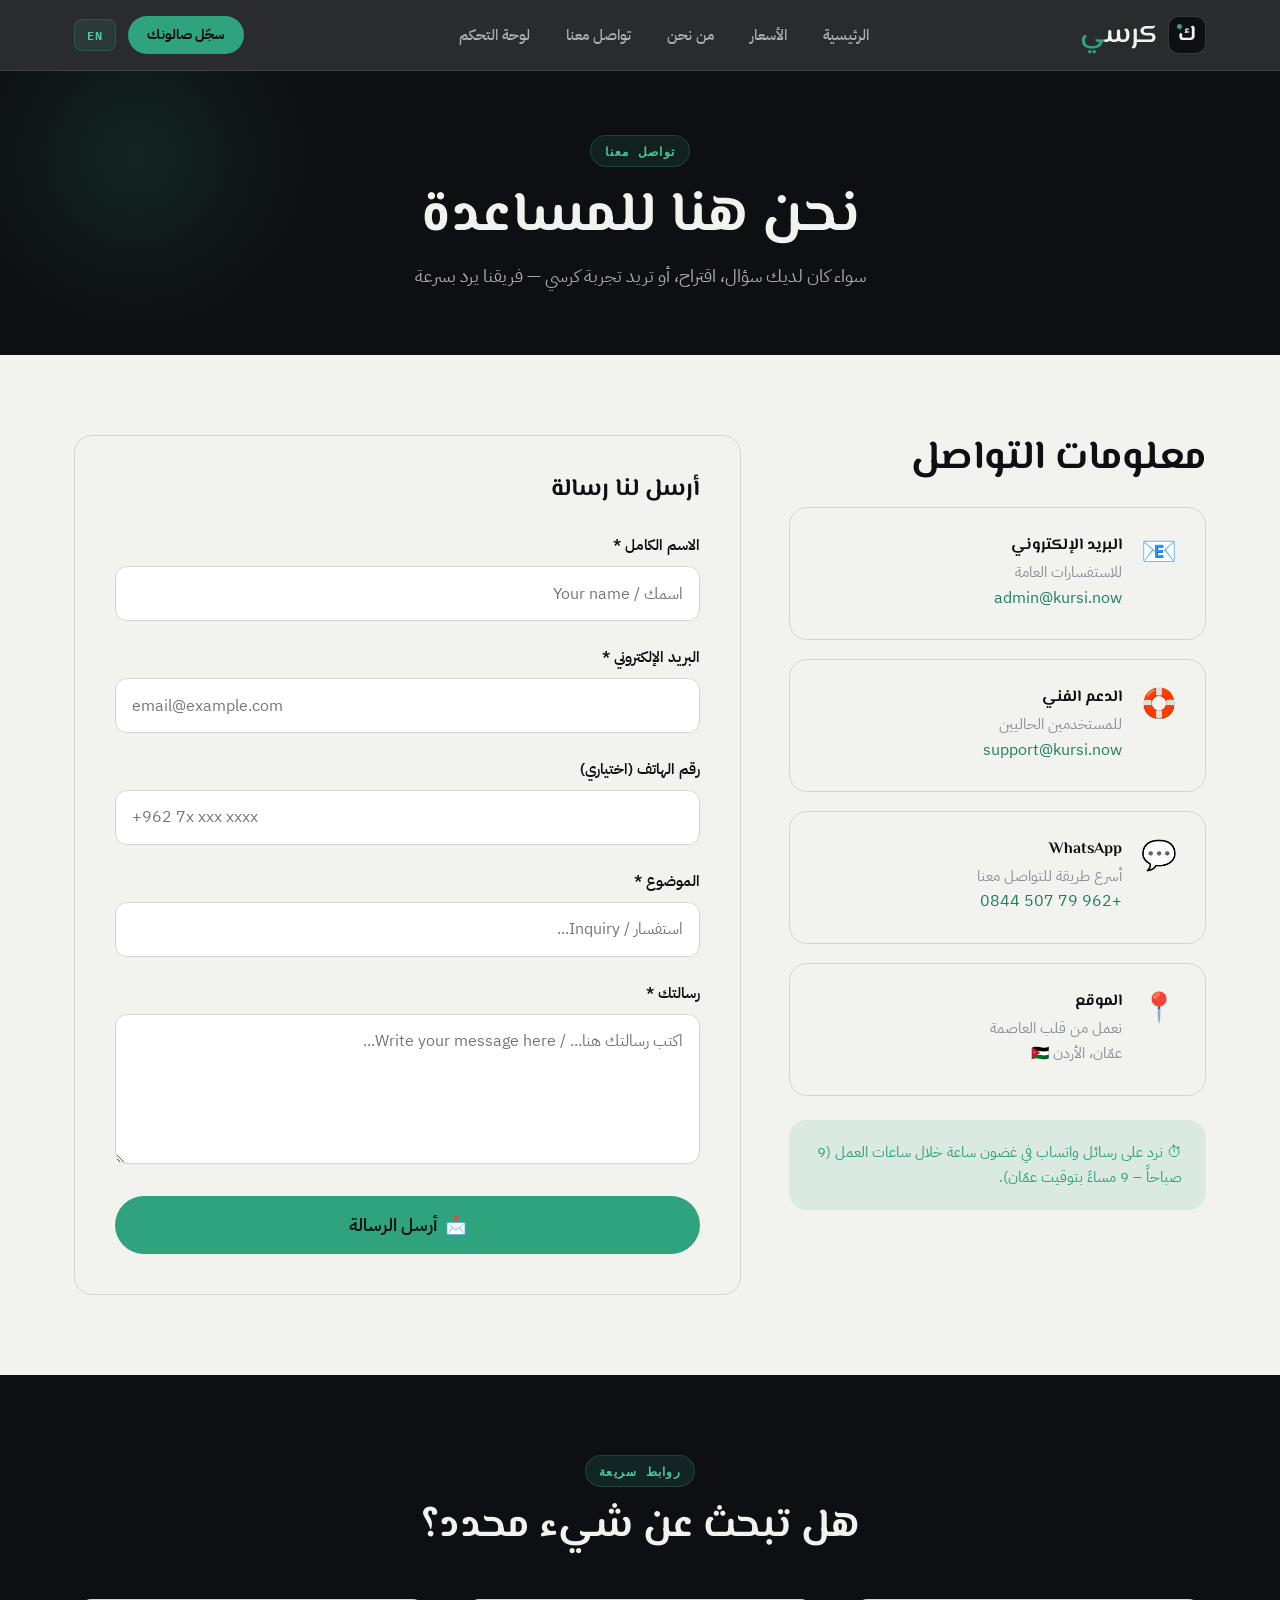
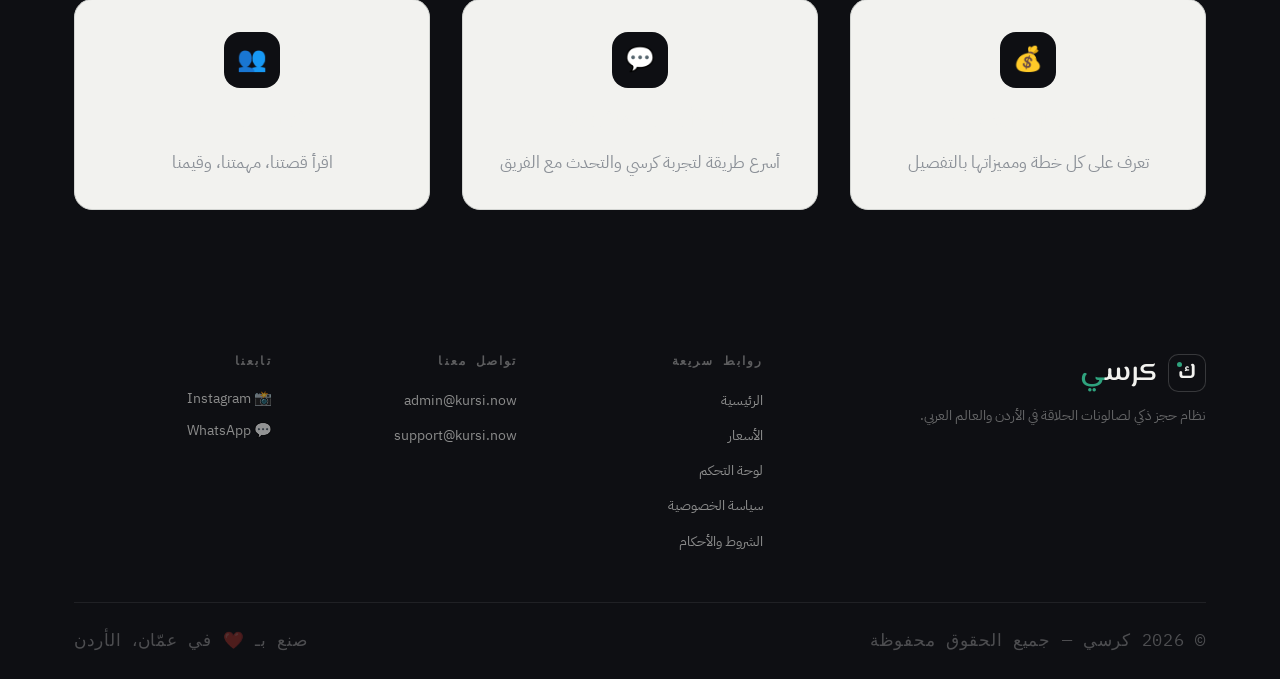
<file: contact.html>
<!DOCTYPE html>
<html dir="rtl" lang="ar">
<head>
  <meta charset="UTF-8">
  <meta name="viewport" content="width=device-width, initial-scale=1.0">
  <title>تواصل معنا — كرسي</title>
  <meta name="description" content="تواصل مع فريق كرسي — نحن هنا للمساعدة عبر البريد الإلكتروني أو واتساب.">
  <meta property="og:title" content="تواصل معنا — كرسي">
  <meta property="og:description" content="أول نظام حجز واتساب لصالونات الحلاقة في الأردن">
  <meta property="og:url" content="https://kursi.now/contact.html">
  <meta property="og:type" content="website">
  <meta property="og:locale" content="ar_JO">
  <meta name="twitter:card" content="summary">
  <link rel="canonical" href="https://kursi.now/contact.html">
  <link rel="icon" type="image/svg+xml" href="favicon.svg">
  <script>(function(){var l=new URLSearchParams(window.location.search).get('lang')||'ar';var h=document.documentElement;h.lang=l;h.dir=l==='ar'?'rtl':'ltr';h.setAttribute('data-lang-ready',l);}());</script>
  <link rel="stylesheet" href="css/style.css">
</head>
<body>

  <!-- ===== HEADER ===== -->
  <header class="header" id="header">
    <div class="container">
      <div class="header-inner">
        <a href="index.html" class="logo">
          <span class="logo-icon">✂️</span>
          <span class="logo-text"><span data-lang="ar">كرس<span class="logo-dot">ي</span></span><span data-lang="en">Kurs<span class="logo-dot">i</span></span></span>
        </a>
        <nav class="nav" id="nav" aria-label="القائمة الرئيسية">
          <ul class="nav-list">
            <li><a href="index.html" class="nav-link"><span data-lang="ar">الرئيسية</span><span data-lang="en">Home</span></a></li>
            <li><a href="pricing.html" class="nav-link"><span data-lang="ar">الأسعار</span><span data-lang="en">Pricing</span></a></li>
            <li><a href="about.html" class="nav-link"><span data-lang="ar">من نحن</span><span data-lang="en">About</span></a></li>
            <li><a href="contact.html" class="nav-link"><span data-lang="ar">تواصل معنا</span><span data-lang="en">Contact</span></a></li>
            <li><a href="https://app.kursi.now" class="nav-link"><span data-lang="ar">لوحة التحكم</span><span data-lang="en">Dashboard</span></a></li>
            <li><a href="register.html" class="nav-link nav-register-btn"><span data-lang="ar">سجّل صالونك</span><span data-lang="en">Register</span></a></li>
          </ul>
        </nav>
        <div class="header-actions">
          <a href="register.html" class="btn-nav-cta"><span data-lang="ar">سجّل صالونك</span><span data-lang="en">Register</span></a>
          <button id="lang-toggle" class="lang-toggle" aria-label="Switch language">EN</button>
          <button class="hamburger" id="hamburger" aria-label="فتح القائمة" aria-expanded="false">
            <span></span><span></span><span></span>
          </button>
        </div>
      </div>
    </div>
  </header>

  <main>

    <!-- ===== PAGE HERO ===== -->
    <section class="page-hero">
      <div class="container">
        <span class="badge"><span data-lang="ar">تواصل معنا</span><span data-lang="en">Contact Us</span></span>
        <h1><span data-lang="ar">نحن هنا للمساعدة</span><span data-lang="en">We're Here to Help</span></h1>
        <p>
          <span data-lang="ar">سواء كان لديك سؤال، اقتراح، أو تريد تجربة كرسي — فريقنا يرد بسرعة</span>
          <span data-lang="en">Whether you have a question, suggestion, or want to try Kursi — our team responds quickly</span>
        </p>
      </div>
    </section>

    <!-- ===== CONTACT SECTION ===== -->
    <section class="section">
      <div class="container">
        <div class="contact-grid">

          <!-- Contact Info -->
          <div>
            <h2 style="margin-bottom: 1.5rem;">
              <span data-lang="ar">معلومات التواصل</span>
              <span data-lang="en">Contact Information</span>
            </h2>

            <div class="contact-info-card">
              <div class="contact-icon">📧</div>
              <div>
                <h4><span data-lang="ar">البريد الإلكتروني</span><span data-lang="en">Email</span></h4>
                <p><span data-lang="ar">للاستفسارات العامة</span><span data-lang="en">For general inquiries</span></p>
                <a href="mailto:admin@kursi.now">admin@kursi.now</a>
              </div>
            </div>

            <div class="contact-info-card">
              <div class="contact-icon">🛟</div>
              <div>
                <h4><span data-lang="ar">الدعم الفني</span><span data-lang="en">Technical Support</span></h4>
                <p><span data-lang="ar">للمستخدمين الحاليين</span><span data-lang="en">For existing users</span></p>
                <a href="mailto:support@kursi.now">support@kursi.now</a>
              </div>
            </div>

            <div class="contact-info-card">
              <div class="contact-icon">💬</div>
              <div>
                <h4>WhatsApp</h4>
                <p><span data-lang="ar">أسرع طريقة للتواصل معنا</span><span data-lang="en">Fastest way to reach us</span></p>
                <a href="https://wa.me/962795070844" target="_blank" rel="noopener">+962 79 507 0844</a>
              </div>
            </div>

            <div class="contact-info-card">
              <div class="contact-icon">📍</div>
              <div>
                <h4><span data-lang="ar">الموقع</span><span data-lang="en">Location</span></h4>
                <p><span data-lang="ar">نعمل من قلب العاصمة</span><span data-lang="en">Operating from the capital</span></p>
                <span style="color: var(--text-muted); font-size: 0.92rem;">
                  <span data-lang="ar">عمّان، الأردن 🇯🇴</span>
                  <span data-lang="en">Amman, Jordan 🇯🇴</span>
                </span>
              </div>
            </div>

            <div style="margin-top: 1.5rem; background: var(--accent-light); border-radius: var(--radius-card); padding: 1.25rem 1.5rem;">
              <p style="margin: 0; font-size: 0.95rem; color: var(--accent);">
                ⏱
                <span data-lang="ar">نرد على رسائل واتساب في غضون ساعة خلال ساعات العمل (9 صباحاً – 9 مساءً بتوقيت عمّان).</span>
                <span data-lang="en">We respond to WhatsApp messages within one hour during business hours (9am–9pm Amman time).</span>
              </p>
            </div>
          </div>

          <!-- Contact Form -->
          <div class="contact-form">
            <h3><span data-lang="ar">أرسل لنا رسالة</span><span data-lang="en">Send Us a Message</span></h3>
            <form action="mailto:admin@kursi.now" method="post" enctype="text/plain">
              <div class="form-group">
                <label for="name">
                  <span data-lang="ar">الاسم الكامل *</span>
                  <span data-lang="en">Full Name *</span>
                </label>
                <input type="text" id="name" name="name" placeholder="اسمك / Your name" required>
              </div>
              <div class="form-group">
                <label for="email">
                  <span data-lang="ar">البريد الإلكتروني *</span>
                  <span data-lang="en">Email Address *</span>
                </label>
                <input type="email" id="email" name="email" placeholder="email@example.com" dir="ltr" required>
              </div>
              <div class="form-group">
                <label for="phone">
                  <span data-lang="ar">رقم الهاتف (اختياري)</span>
                  <span data-lang="en">Phone Number (optional)</span>
                </label>
                <input type="tel" id="phone" name="phone" placeholder="+962 7x xxx xxxx" dir="ltr">
              </div>
              <div class="form-group">
                <label for="subject">
                  <span data-lang="ar">الموضوع *</span>
                  <span data-lang="en">Subject *</span>
                </label>
                <input type="text" id="subject" name="subject" placeholder="استفسار / Inquiry..." required>
              </div>
              <div class="form-group">
                <label for="message">
                  <span data-lang="ar">رسالتك *</span>
                  <span data-lang="en">Your Message *</span>
                </label>
                <textarea id="message" name="message" placeholder="اكتب رسالتك هنا... / Write your message here..." required></textarea>
              </div>
              <button type="submit" class="btn btn-primary form-submit btn-lg">
                📩 <span data-lang="ar">أرسل الرسالة</span><span data-lang="en">Send Message</span>
              </button>
            </form>
          </div>

        </div>
      </div>
    </section>

    <!-- ===== QUICK LINKS ===== -->
    <section class="section section-alt animate-up">
      <div class="container">
        <div class="section-header">
          <span class="badge"><span data-lang="ar">روابط سريعة</span><span data-lang="en">Quick Links</span></span>
          <h2><span data-lang="ar">هل تبحث عن شيء محدد؟</span><span data-lang="en">Looking for Something Specific?</span></h2>
        </div>
        <div class="grid-3">
          <a href="pricing.html" style="display: block;">
            <div class="feature-card" style="cursor: pointer;">
              <div class="feature-icon-wrap">💰</div>
              <h3><span data-lang="ar">الأسعار والخطط</span><span data-lang="en">Pricing &amp; Plans</span></h3>
              <p><span data-lang="ar">تعرف على كل خطة ومميزاتها بالتفصيل</span><span data-lang="en">Explore each plan and its features in detail</span></p>
            </div>
          </a>
          <a href="https://wa.me/962795070844" target="_blank" rel="noopener" style="display: block;">
            <div class="feature-card" style="cursor: pointer;">
              <div class="feature-icon-wrap">💬</div>
              <h3><span data-lang="ar">ابدأ على واتساب</span><span data-lang="en">Start on WhatsApp</span></h3>
              <p><span data-lang="ar">أسرع طريقة لتجربة كرسي والتحدث مع الفريق</span><span data-lang="en">Fastest way to try Kursi and talk to the team</span></p>
            </div>
          </a>
          <a href="about.html" style="display: block;">
            <div class="feature-card" style="cursor: pointer;">
              <div class="feature-icon-wrap">👥</div>
              <h3><span data-lang="ar">تعرف علينا</span><span data-lang="en">Get to Know Us</span></h3>
              <p><span data-lang="ar">اقرأ قصتنا، مهمتنا، وقيمنا</span><span data-lang="en">Read our story, mission, and values</span></p>
            </div>
          </a>
        </div>
      </div>
    </section>

  </main>

  <!-- ===== FOOTER ===== -->
  <footer class="footer">
    <div class="container">
      <div class="footer-grid">
        <div class="footer-brand">
          <a href="index.html" class="logo">
            <span class="logo-icon">✂️</span>
            <span class="logo-text"><span data-lang="ar">كرس<span class="logo-dot">ي</span></span><span data-lang="en">Kurs<span class="logo-dot">i</span></span></span>
          </a>
          <p><span data-lang="ar">نظام حجز ذكي لصالونات الحلاقة في الأردن والعالم العربي.</span><span data-lang="en">Smart booking system for barbershops in Jordan and the Arab world.</span></p>
        </div>
        <div>
          <h4><span data-lang="ar">روابط سريعة</span><span data-lang="en">Quick Links</span></h4>
          <ul>
            <li><a href="index.html"><span data-lang="ar">الرئيسية</span><span data-lang="en">Home</span></a></li>
            <li><a href="pricing.html"><span data-lang="ar">الأسعار</span><span data-lang="en">Pricing</span></a></li>
            <li><a href="https://app.kursi.now"><span data-lang="ar">لوحة التحكم</span><span data-lang="en">Dashboard</span></a></li>
            <li><a href="privacy.html"><span data-lang="ar">سياسة الخصوصية</span><span data-lang="en">Privacy Policy</span></a></li>
            <li><a href="terms.html"><span data-lang="ar">الشروط والأحكام</span><span data-lang="en">Terms of Service</span></a></li>
          </ul>
        </div>
        <div>
          <h4><span data-lang="ar">تواصل معنا</span><span data-lang="en">Contact Us</span></h4>
          <ul>
            <li><a href="mailto:admin@kursi.now">admin@kursi.now</a></li>
            <li><a href="mailto:support@kursi.now">support@kursi.now</a></li>
          </ul>
        </div>
        <div>
          <h4><span data-lang="ar">تابعنا</span><span data-lang="en">Follow Us</span></h4>
          <div class="social-links">
            <a href="#" class="social-link">📸 Instagram</a>
            <a href="https://wa.me/962795070844" class="social-link social-wa" target="_blank" rel="noopener">💬 WhatsApp</a>
          </div>
        </div>
      </div>
      <div class="footer-bottom">
        <p><span data-lang="ar">© 2026 كرسي — جميع الحقوق محفوظة</span><span data-lang="en">© 2026 Kursi — All rights reserved</span></p>
        <p><span data-lang="ar">صنع بـ ❤️ في عمّان، الأردن</span><span data-lang="en">Made with ❤️ in Amman, Jordan</span></p>
      </div>
    </div>
  </footer>

  <button id="back-to-top" class="back-to-top" aria-label="العودة للأعلى">↑</button>
  <script src="js/main.js"></script>
</body>
</html>
</file>
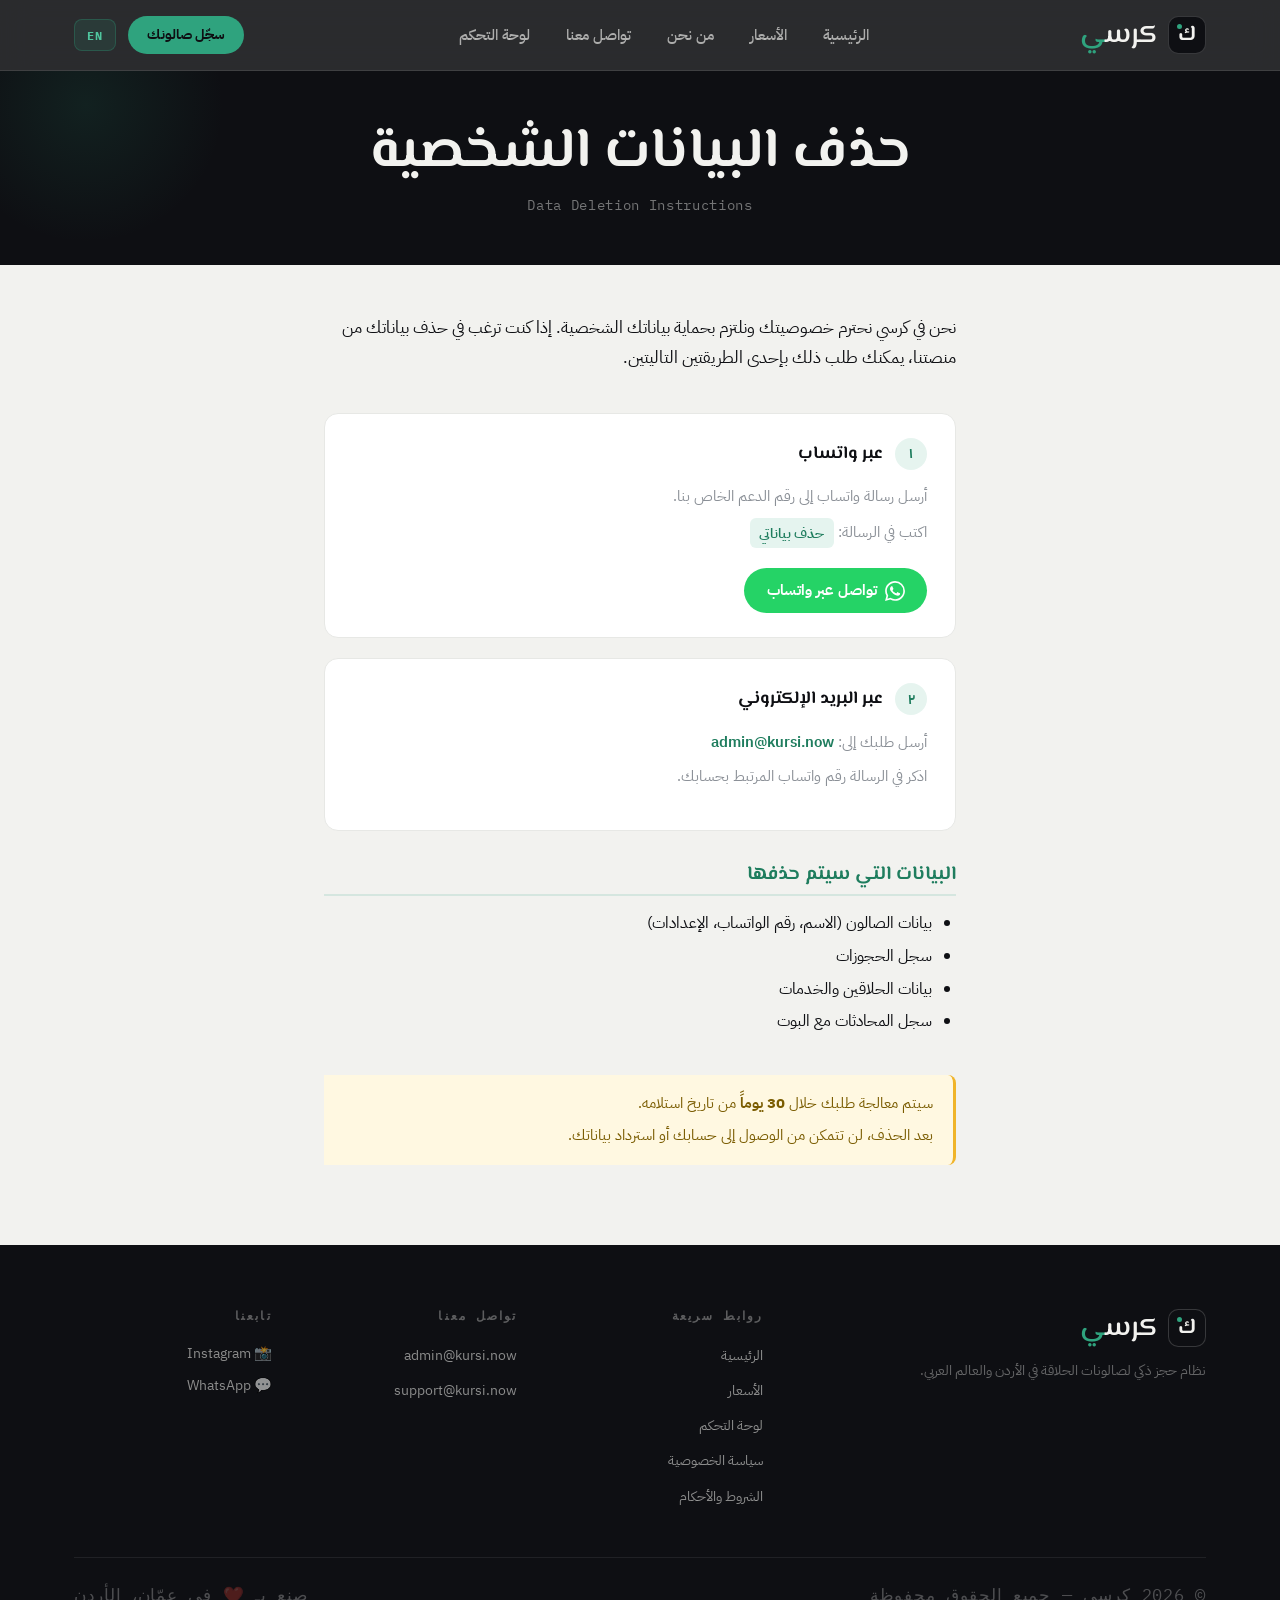
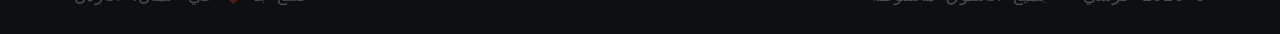
<file: data-deletion.html>
<!DOCTYPE html>
<html dir="rtl" lang="ar">
<head>
  <meta charset="UTF-8">
  <meta name="viewport" content="width=device-width, initial-scale=1.0">
  <title>حذف البيانات الشخصية — كرسي</title>
  <meta name="description" content="طلب حذف بياناتك الشخصية من منصة كرسي.">
  <meta property="og:title" content="حذف البيانات الشخصية — كرسي">
  <meta property="og:url" content="https://kursi.now/data-deletion">
  <meta property="og:type" content="website">
  <meta property="og:locale" content="ar_JO">
  <link rel="canonical" href="https://kursi.now/data-deletion">
  <link rel="icon" type="image/svg+xml" href="favicon.svg">
  <script>(function(){var l=new URLSearchParams(window.location.search).get('lang')||'ar';var h=document.documentElement;h.lang=l;h.dir=l==='ar'?'rtl':'ltr';h.setAttribute('data-lang-ready',l);}());</script>
  <link rel="stylesheet" href="css/style.css">
  <style>
    .deletion-cards {
      display: grid;
      gap: 1.25rem;
      margin: 2rem 0;
    }
    .deletion-card {
      background: #fff;
      border: 1.5px solid var(--bg-2);
      border-radius: 14px;
      padding: 1.5rem 1.75rem;
    }
    .deletion-card-header {
      display: flex;
      align-items: center;
      gap: 0.75rem;
      margin-bottom: 0.9rem;
    }
    .deletion-card-num {
      width: 32px;
      height: 32px;
      border-radius: 50%;
      background: var(--accent-light);
      color: var(--accent-dark);
      font-weight: 700;
      font-size: 0.9rem;
      display: flex;
      align-items: center;
      justify-content: center;
      flex-shrink: 0;
    }
    .deletion-card-title {
      font-family: var(--font-serif);
      font-weight: 700;
      font-size: 1.1rem;
      color: var(--text);
      margin: 0;
    }
    .deletion-card p {
      color: var(--text-muted);
      margin-bottom: 0.5rem;
      font-size: 0.95rem;
      line-height: 1.7;
    }
    .deletion-card p:last-of-type { margin-bottom: 1rem; }
    .deletion-card .msg-hint {
      display: inline-block;
      background: var(--accent-light);
      color: var(--accent-dark);
      font-weight: 600;
      border-radius: 6px;
      padding: 0.15rem 0.6rem;
      font-size: 0.9rem;
      direction: rtl;
    }
    .btn-whatsapp {
      display: inline-flex;
      align-items: center;
      gap: 0.5rem;
      background: var(--cta);
      color: #fff;
      border-radius: 50px;
      padding: 0.65rem 1.4rem;
      font-weight: 700;
      font-size: 0.95rem;
      text-decoration: none;
      transition: background 0.2s, transform 0.15s;
      margin-top: 0.25rem;
    }
    .btn-whatsapp:hover { background: var(--cta-dark); transform: translateY(-1px); }
    .btn-whatsapp svg { flex-shrink: 0; }
    .deletion-note {
      background: #fff8e1;
      border-right: 3px solid #f0b429;
      border-radius: 0 8px 8px 0;
      padding: 1rem 1.25rem;
      margin: 2rem 0 0;
    }
    .deletion-note p {
      margin: 0;
      color: #7a5c00;
      font-size: 0.95rem;
      line-height: 1.7;
    }
    .deletion-note p + p { margin-top: 0.4rem; }
  </style>
</head>
<body>

  <!-- ===== HEADER ===== -->
  <header class="header" id="header">
    <div class="container">
      <div class="header-inner">
        <a href="index.html" class="logo">
          <span class="logo-icon">✂️</span>
          <span class="logo-text">
            <span data-lang="ar">كرس<span class="logo-dot">ي</span></span><span data-lang="en">Kurs<span class="logo-dot">i</span></span>
          </span>
        </a>
        <nav class="nav" id="nav" aria-label="القائمة الرئيسية">
          <ul class="nav-list">
            <li><a href="index.html" class="nav-link"><span data-lang="ar">الرئيسية</span><span data-lang="en">Home</span></a></li>
            <li><a href="pricing.html" class="nav-link"><span data-lang="ar">الأسعار</span><span data-lang="en">Pricing</span></a></li>
            <li><a href="about.html" class="nav-link"><span data-lang="ar">من نحن</span><span data-lang="en">About</span></a></li>
            <li><a href="contact.html" class="nav-link"><span data-lang="ar">تواصل معنا</span><span data-lang="en">Contact</span></a></li>
            <li><a href="https://app.kursi.now" class="nav-link"><span data-lang="ar">لوحة التحكم</span><span data-lang="en">Dashboard</span></a></li>
            <li><a href="register.html" class="nav-link nav-register-btn"><span data-lang="ar">سجّل صالونك</span><span data-lang="en">Register</span></a></li>
          </ul>
        </nav>
        <div class="header-actions">
          <a href="register.html" class="btn-nav-cta"><span data-lang="ar">سجّل صالونك</span><span data-lang="en">Register</span></a>
          <button id="lang-toggle" class="lang-toggle" aria-label="Switch language">EN</button>
          <button class="hamburger" id="hamburger" aria-label="فتح القائمة" aria-expanded="false">
            <span></span><span></span><span></span>
          </button>
        </div>
      </div>
    </div>
  </header>

  <main>

    <!-- ===== HERO ===== -->
    <section class="legal-hero">
      <div class="container text-center">
        <h1>حذف البيانات الشخصية</h1>
        <p class="effective-date">Data Deletion Instructions</p>
      </div>
    </section>

    <!-- ===== CONTENT ===== -->
    <div class="legal-content" style="max-width: 680px;">

      <div class="legal-section">
        <p>نحن في كرسي نحترم خصوصيتك ونلتزم بحماية بياناتك الشخصية. إذا كنت ترغب في حذف بياناتك من منصتنا، يمكنك طلب ذلك بإحدى الطريقتين التاليتين.</p>
      </div>

      <!-- Methods -->
      <div class="deletion-cards">

        <!-- Method 1: WhatsApp -->
        <div class="deletion-card">
          <div class="deletion-card-header">
            <div class="deletion-card-num">١</div>
            <h2 class="deletion-card-title">عبر واتساب</h2>
          </div>
          <p>أرسل رسالة واتساب إلى رقم الدعم الخاص بنا.</p>
          <p>اكتب في الرسالة: <span class="msg-hint">حذف بياناتي</span></p>
          <a href="https://wa.me/962795070844?text=%D8%AD%D8%B0%D9%81%20%D8%A8%D9%8A%D8%A7%D9%86%D8%A7%D8%AA%D9%8A"
             class="btn-whatsapp"
             target="_blank"
             rel="noopener noreferrer"
             aria-label="ارسال طلب حذف عبر واتساب">
            <svg width="20" height="20" viewBox="0 0 24 24" fill="currentColor" aria-hidden="true">
              <path d="M17.472 14.382c-.297-.149-1.758-.867-2.03-.967-.273-.099-.471-.148-.67.15-.197.297-.767.966-.94 1.164-.173.199-.347.223-.644.075-.297-.15-1.255-.463-2.39-1.475-.883-.788-1.48-1.761-1.653-2.059-.173-.297-.018-.458.13-.606.134-.133.298-.347.446-.52.149-.174.198-.298.298-.497.099-.198.05-.371-.025-.52-.075-.149-.669-1.612-.916-2.207-.242-.579-.487-.5-.669-.51-.173-.008-.371-.01-.57-.01-.198 0-.52.074-.792.372-.272.297-1.04 1.016-1.04 2.479 0 1.462 1.065 2.875 1.213 3.074.149.198 2.096 3.2 5.077 4.487.709.306 1.262.489 1.694.625.712.227 1.36.195 1.871.118.571-.085 1.758-.719 2.006-1.413.248-.694.248-1.289.173-1.413-.074-.124-.272-.198-.57-.347m-5.421 7.403h-.004a9.87 9.87 0 01-5.031-1.378l-.361-.214-3.741.982.998-3.648-.235-.374a9.86 9.86 0 01-1.51-5.26c.001-5.45 4.436-9.884 9.888-9.884 2.64 0 5.122 1.03 6.988 2.898a9.825 9.825 0 012.893 6.994c-.003 5.45-4.437 9.884-9.885 9.884m8.413-18.297A11.815 11.815 0 0012.05 0C5.495 0 .16 5.335.157 11.892c0 2.096.547 4.142 1.588 5.945L.057 24l6.305-1.654a11.882 11.882 0 005.683 1.448h.005c6.554 0 11.89-5.335 11.893-11.893a11.821 11.821 0 00-3.48-8.413z"/>
            </svg>
            تواصل عبر واتساب
          </a>
        </div>

        <!-- Method 2: Email -->
        <div class="deletion-card">
          <div class="deletion-card-header">
            <div class="deletion-card-num">٢</div>
            <h2 class="deletion-card-title">عبر البريد الإلكتروني</h2>
          </div>
          <p>أرسل طلبك إلى: <a href="mailto:admin@kursi.now" style="color: var(--accent-dark); font-weight: 600;">admin@kursi.now</a></p>
          <p>اذكر في الرسالة رقم واتساب المرتبط بحسابك.</p>
        </div>

      </div>

      <!-- What gets deleted -->
      <div class="legal-section">
        <h2>البيانات التي سيتم حذفها</h2>
        <ul>
          <li>بيانات الصالون (الاسم، رقم الواتساب، الإعدادات)</li>
          <li>سجل الحجوزات</li>
          <li>بيانات الحلاقين والخدمات</li>
          <li>سجل المحادثات مع البوت</li>
        </ul>
      </div>

      <!-- Warning note -->
      <div class="deletion-note">
        <p>سيتم معالجة طلبك خلال <strong>30 يوماً</strong> من تاريخ استلامه.</p>
        <p>بعد الحذف، لن تتمكن من الوصول إلى حسابك أو استرداد بياناتك.</p>
      </div>

    </div>

  </main>

  <!-- ===== FOOTER ===== -->
  <footer class="footer">
    <div class="container">
      <div class="footer-grid">
        <div class="footer-brand">
          <a href="index.html" class="logo">
            <span class="logo-icon">✂️</span>
            <span class="logo-text"><span data-lang="ar">كرس<span class="logo-dot">ي</span></span><span data-lang="en">Kurs<span class="logo-dot">i</span></span></span>
          </a>
          <p><span data-lang="ar">نظام حجز ذكي لصالونات الحلاقة في الأردن والعالم العربي.</span><span data-lang="en">Smart booking system for barbershops in Jordan and the Arab world.</span></p>
        </div>
        <div>
          <h4><span data-lang="ar">روابط سريعة</span><span data-lang="en">Quick Links</span></h4>
          <ul>
            <li><a href="index.html"><span data-lang="ar">الرئيسية</span><span data-lang="en">Home</span></a></li>
            <li><a href="pricing.html"><span data-lang="ar">الأسعار</span><span data-lang="en">Pricing</span></a></li>
            <li><a href="https://app.kursi.now"><span data-lang="ar">لوحة التحكم</span><span data-lang="en">Dashboard</span></a></li>
            <li><a href="privacy.html"><span data-lang="ar">سياسة الخصوصية</span><span data-lang="en">Privacy Policy</span></a></li>
            <li><a href="terms.html"><span data-lang="ar">الشروط والأحكام</span><span data-lang="en">Terms of Service</span></a></li>
          </ul>
        </div>
        <div>
          <h4><span data-lang="ar">تواصل معنا</span><span data-lang="en">Contact Us</span></h4>
          <ul>
            <li><a href="mailto:admin@kursi.now">admin@kursi.now</a></li>
            <li><a href="mailto:support@kursi.now">support@kursi.now</a></li>
          </ul>
        </div>
        <div>
          <h4><span data-lang="ar">تابعنا</span><span data-lang="en">Follow Us</span></h4>
          <div class="social-links">
            <a href="#" class="social-link">📸 Instagram</a>
            <a href="https://wa.me/962795070844" class="social-link social-wa" target="_blank" rel="noopener">💬 WhatsApp</a>
          </div>
        </div>
      </div>
      <div class="footer-bottom">
        <p><span data-lang="ar">© 2026 كرسي — جميع الحقوق محفوظة</span><span data-lang="en">© 2026 Kursi — All rights reserved</span></p>
        <p><span data-lang="ar">صنع بـ ❤️ في عمّان، الأردن</span><span data-lang="en">Made with ❤️ in Amman, Jordan</span></p>
      </div>
    </div>
  </footer>

  <button id="back-to-top" class="back-to-top" aria-label="العودة للأعلى">↑</button>
  <script src="js/main.js"></script>
</body>
</html>
</file>
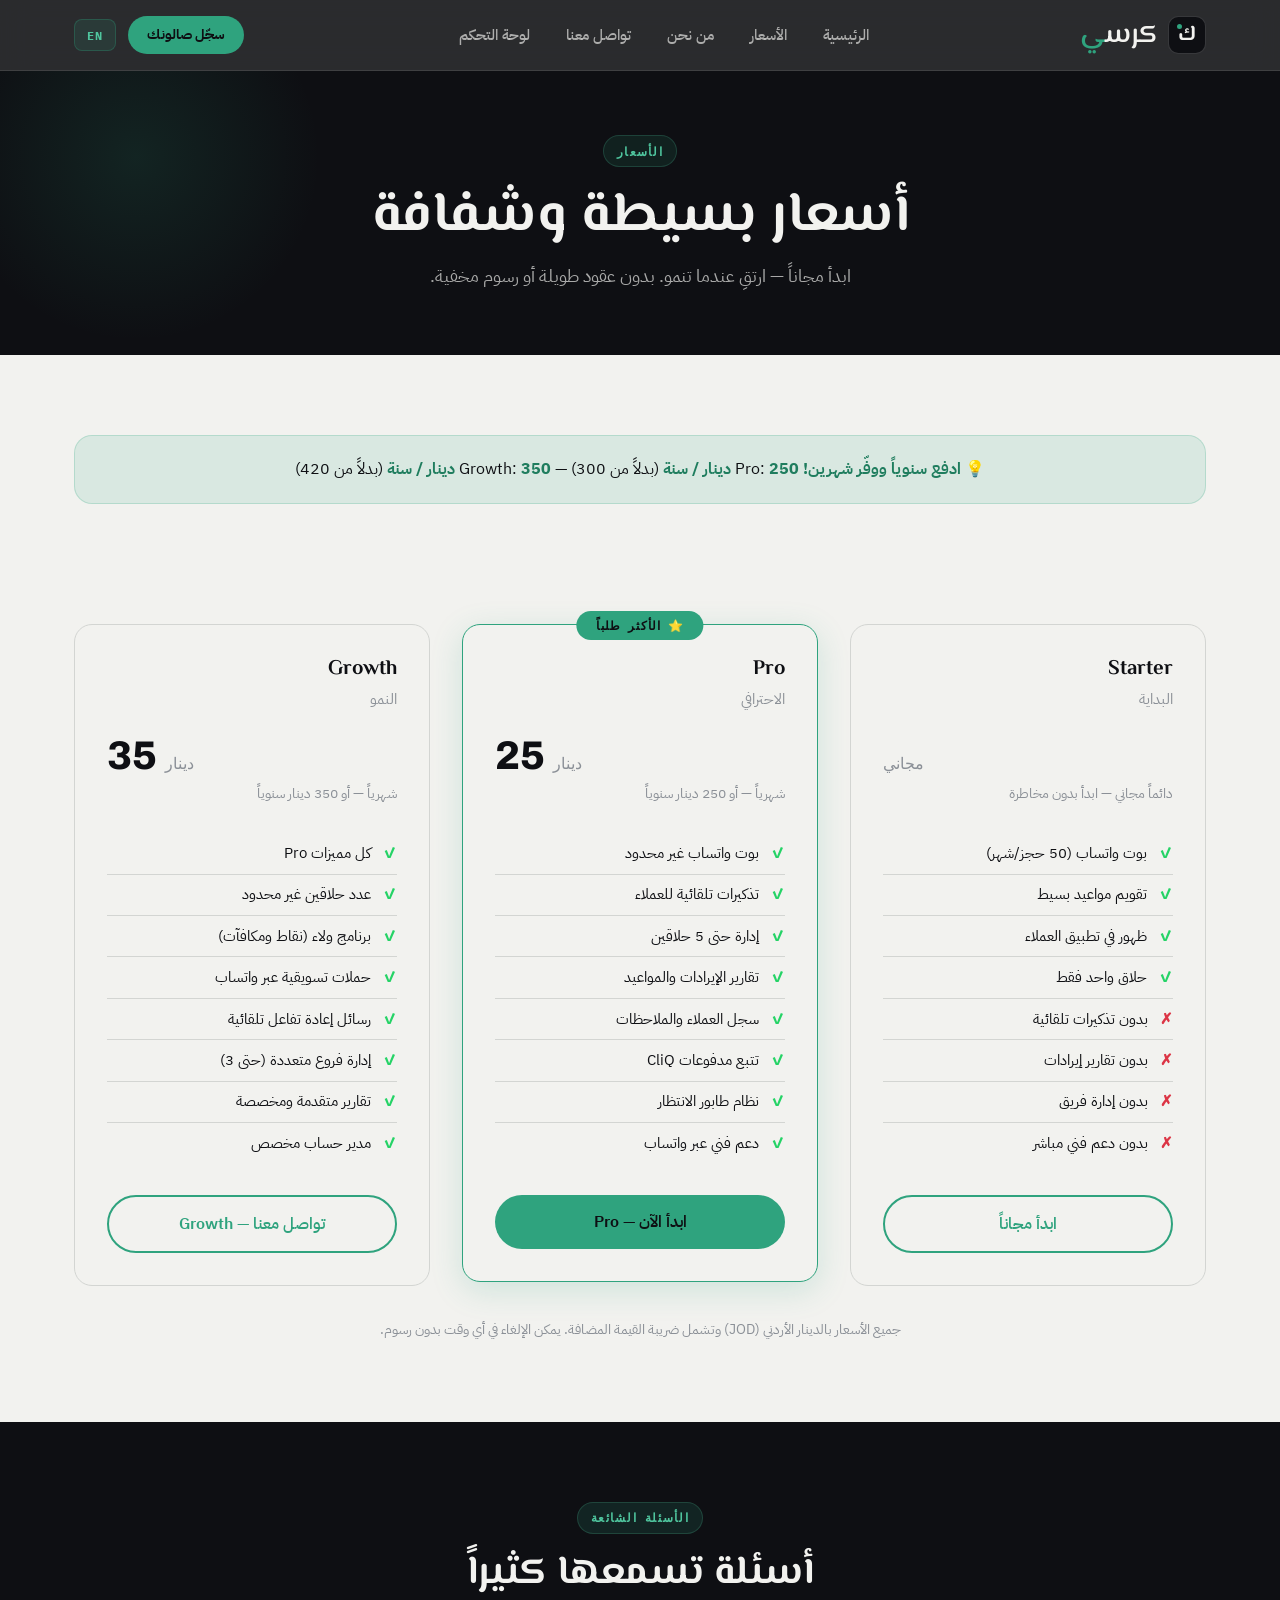
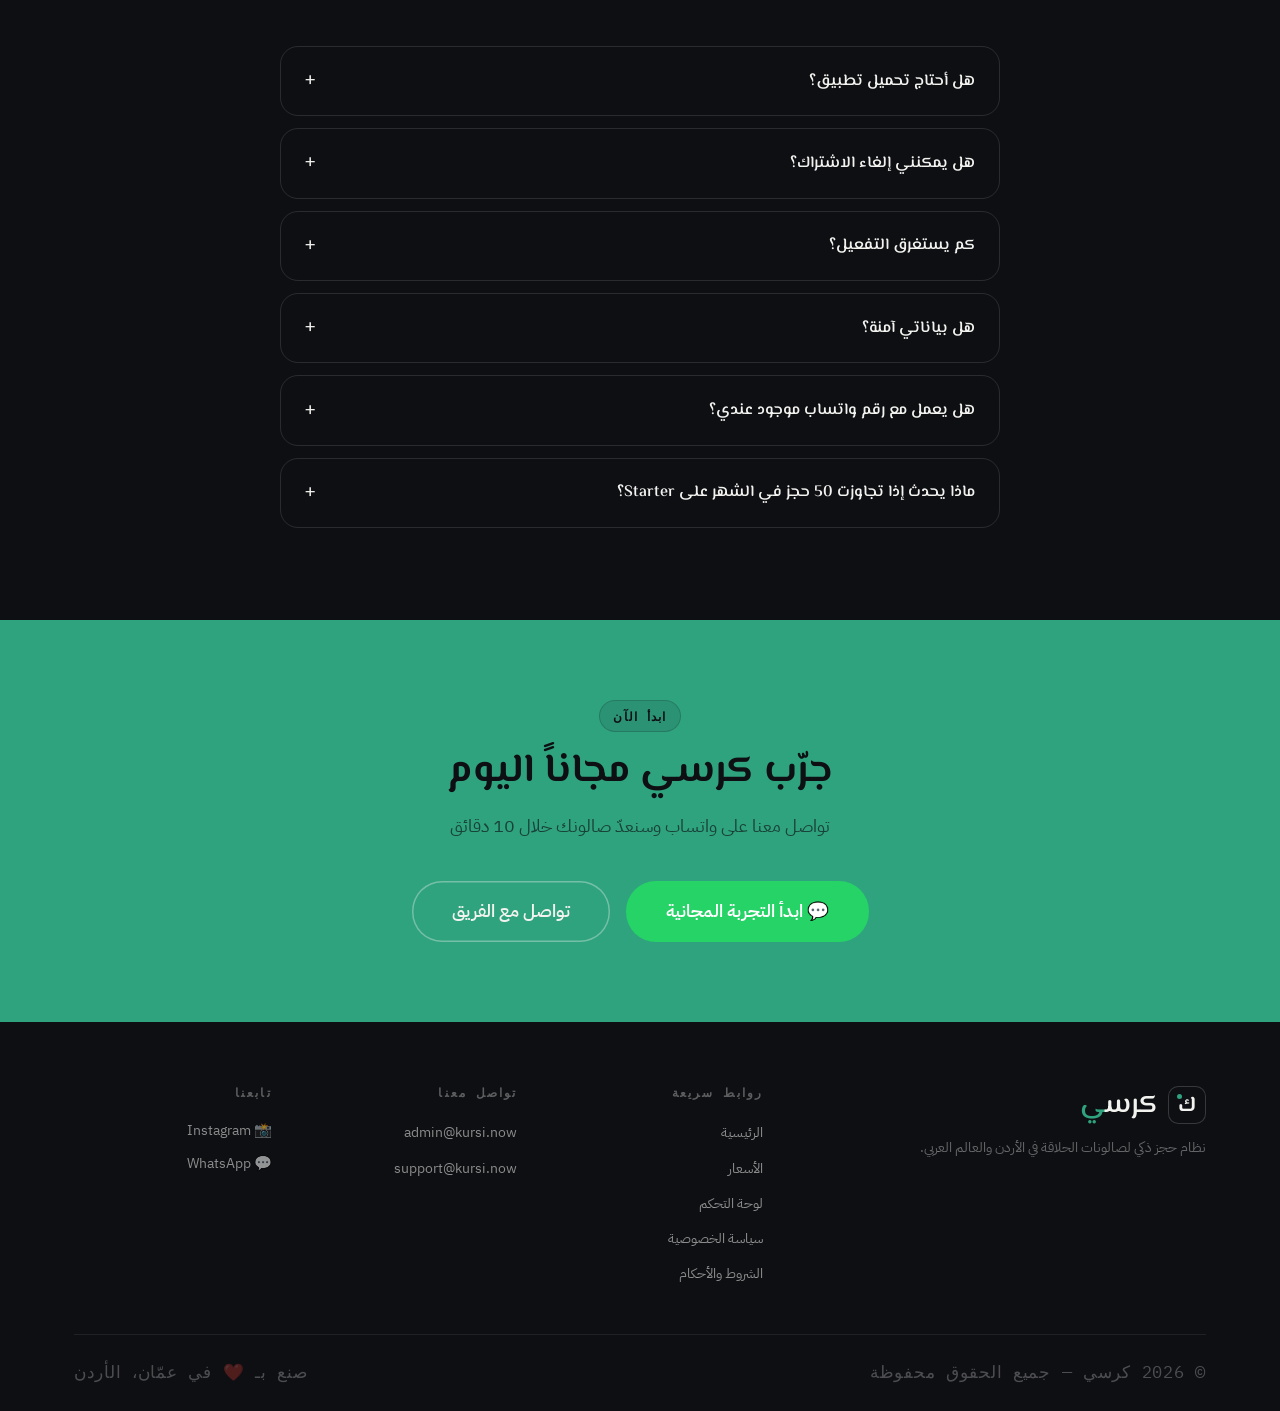
<file: pricing.html>
<!DOCTYPE html>
<html dir="rtl" lang="ar">
<head>
  <meta charset="UTF-8">
  <meta name="viewport" content="width=device-width, initial-scale=1.0">
  <title>الأسعار — كرسي</title>
  <meta name="description" content="أسعار بسيطة وشفافة لكل حجم صالون — Starter مجاني، Pro بـ 25 دينار، Growth بـ 35 دينار شهرياً.">
  <meta property="og:title" content="الأسعار — كرسي">
  <meta property="og:description" content="أول نظام حجز واتساب لصالونات الحلاقة في الأردن">
  <meta property="og:url" content="https://kursi.now/pricing.html">
  <meta property="og:type" content="website">
  <meta property="og:locale" content="ar_JO">
  <meta name="twitter:card" content="summary">
  <link rel="canonical" href="https://kursi.now/pricing.html">
  <link rel="icon" type="image/svg+xml" href="favicon.svg">
  <script>(function(){var l=new URLSearchParams(window.location.search).get('lang')||'ar';var h=document.documentElement;h.lang=l;h.dir=l==='ar'?'rtl':'ltr';h.setAttribute('data-lang-ready',l);}());</script>
  <link rel="stylesheet" href="css/style.css">
</head>
<body>

  <!-- ===== HEADER ===== -->
  <header class="header" id="header">
    <div class="container">
      <div class="header-inner">
        <a href="index.html" class="logo">
          <span class="logo-icon">✂️</span>
          <span class="logo-text">
            <span data-lang="ar">كرس<span class="logo-dot">ي</span></span><span data-lang="en">Kurs<span class="logo-dot">i</span></span>
          </span>
        </a>
        <nav class="nav" id="nav" aria-label="القائمة الرئيسية">
          <ul class="nav-list">
            <li><a href="index.html" class="nav-link">
              <span data-lang="ar">الرئيسية</span><span data-lang="en">Home</span>
            </a></li>
            <li><a href="pricing.html" class="nav-link">
              <span data-lang="ar">الأسعار</span><span data-lang="en">Pricing</span>
            </a></li>
            <li><a href="about.html" class="nav-link">
              <span data-lang="ar">من نحن</span><span data-lang="en">About</span>
            </a></li>
            <li><a href="contact.html" class="nav-link">
              <span data-lang="ar">تواصل معنا</span><span data-lang="en">Contact</span>
            </a></li>
            <li><a href="https://app.kursi.now" class="nav-link">
              <span data-lang="ar">لوحة التحكم</span><span data-lang="en">Dashboard</span>
            </a></li>
            <li><a href="register.html" class="nav-link nav-register-btn">
              <span data-lang="ar">سجّل صالونك</span><span data-lang="en">Register</span>
            </a></li>
          </ul>
        </nav>
        <div class="header-actions">
          <a href="register.html" class="btn-nav-cta"><span data-lang="ar">سجّل صالونك</span><span data-lang="en">Register</span></a>
          <button id="lang-toggle" class="lang-toggle" aria-label="Switch language">EN</button>
          <button class="hamburger" id="hamburger" aria-label="فتح القائمة" aria-expanded="false">
            <span></span><span></span><span></span>
          </button>
        </div>
      </div>
    </div>
  </header>

  <main>

    <!-- ===== PAGE HERO ===== -->
    <section class="page-hero">
      <div class="container">
        <span class="badge">
          <span data-lang="ar">الأسعار</span><span data-lang="en">Pricing</span>
        </span>
        <h1>
          <span data-lang="ar">أسعار بسيطة وشفافة</span>
          <span data-lang="en">Simple &amp; Transparent Pricing</span>
        </h1>
        <p>
          <span data-lang="ar">ابدأ مجاناً — ارتقِ عندما تنمو. بدون عقود طويلة أو رسوم مخفية.</span>
          <span data-lang="en">Start free — upgrade when you grow. No long contracts or hidden fees.</span>
        </p>
      </div>
    </section>

    <!-- ===== ANNUAL CALLOUT ===== -->
    <section class="section" style="padding-bottom: 0;">
      <div class="container">
        <div class="annual-callout">
          💡 <strong>
            <span data-lang="ar">ادفع سنوياً ووفّر شهرين!</span>
            <span data-lang="en">Pay annually and save 2 months!</span>
          </strong>
          <span data-lang="ar">Pro: <strong>250 دينار / سنة</strong> (بدلاً من 300) — Growth: <strong>350 دينار / سنة</strong> (بدلاً من 420)</span>
          <span data-lang="en">Pro: <strong>250 JOD / year</strong> (instead of 300) — Growth: <strong>350 JOD / year</strong> (instead of 420)</span>
        </div>
      </div>
    </section>

    <!-- ===== PRICING CARDS ===== -->
    <section class="section animate-up">
      <div class="container">
        <div class="pricing-grid">

          <!-- Starter -->
          <div class="pricing-card">
            <h3>Starter</h3>
            <p class="pricing-name-ar">
              <span data-lang="ar">البداية</span><span data-lang="en">The Beginning</span>
            </p>
            <div class="pricing-price">
              <span data-lang="ar">مجاني</span><span data-lang="en">Free</span>
            </div>
            <p class="pricing-period">
              <span data-lang="ar">دائماً مجاني — ابدأ بدون مخاطرة</span>
              <span data-lang="en">Always free — start risk-free</span>
            </p>
            <ul class="pricing-features">
              <li><span class="check">✓</span> <span data-lang="ar">بوت واتساب (50 حجز/شهر)</span><span data-lang="en">WhatsApp bot (50 bookings/month)</span></li>
              <li><span class="check">✓</span> <span data-lang="ar">تقويم مواعيد بسيط</span><span data-lang="en">Simple appointment calendar</span></li>
              <li><span class="check">✓</span> <span data-lang="ar">ظهور في تطبيق العملاء</span><span data-lang="en">Listed in client discovery app</span></li>
              <li><span class="check">✓</span> <span data-lang="ar">حلاق واحد فقط</span><span data-lang="en">One barber only</span></li>
              <li><span class="cross">✗</span> <span data-lang="ar">بدون تذكيرات تلقائية</span><span data-lang="en">No automatic reminders</span></li>
              <li><span class="cross">✗</span> <span data-lang="ar">بدون تقارير إيرادات</span><span data-lang="en">No revenue reports</span></li>
              <li><span class="cross">✗</span> <span data-lang="ar">بدون إدارة فريق</span><span data-lang="en">No team management</span></li>
              <li><span class="cross">✗</span> <span data-lang="ar">بدون دعم فني مباشر</span><span data-lang="en">No direct technical support</span></li>
            </ul>
            <a href="https://wa.me/962795070844" class="btn btn-outline pricing-cta" target="_blank" rel="noopener">
              <span data-lang="ar">ابدأ مجاناً</span><span data-lang="en">Start Free</span>
            </a>
          </div>

          <!-- Pro (Featured) -->
          <div class="pricing-card featured">
            <span class="pricing-badge">
              ⭐ <span data-lang="ar">الأكثر طلباً</span><span data-lang="en">Most Popular</span>
            </span>
            <h3>Pro</h3>
            <p class="pricing-name-ar">
              <span data-lang="ar">الاحترافي</span><span data-lang="en">Professional</span>
            </p>
            <div class="pricing-price">25 <span><span data-lang="ar">دينار</span><span data-lang="en">JOD</span></span></div>
            <p class="pricing-period">
              <span data-lang="ar">شهرياً — أو 250 دينار سنوياً</span>
              <span data-lang="en">monthly — or 250 JOD annually</span>
            </p>
            <ul class="pricing-features">
              <li><span class="check">✓</span> <span data-lang="ar">بوت واتساب غير محدود</span><span data-lang="en">Unlimited WhatsApp bot</span></li>
              <li><span class="check">✓</span> <span data-lang="ar">تذكيرات تلقائية للعملاء</span><span data-lang="en">Automatic client reminders</span></li>
              <li><span class="check">✓</span> <span data-lang="ar">إدارة حتى 5 حلاقين</span><span data-lang="en">Manage up to 5 barbers</span></li>
              <li><span class="check">✓</span> <span data-lang="ar">تقارير الإيرادات والمواعيد</span><span data-lang="en">Revenue &amp; appointment reports</span></li>
              <li><span class="check">✓</span> <span data-lang="ar">سجل العملاء والملاحظات</span><span data-lang="en">Client records &amp; notes</span></li>
              <li><span class="check">✓</span> <span data-lang="ar">تتبع مدفوعات CliQ</span><span data-lang="en">CliQ payment tracking</span></li>
              <li><span class="check">✓</span> <span data-lang="ar">نظام طابور الانتظار</span><span data-lang="en">Waiting queue system</span></li>
              <li><span class="check">✓</span> <span data-lang="ar">دعم فني عبر واتساب</span><span data-lang="en">WhatsApp technical support</span></li>
            </ul>
            <a href="https://wa.me/962795070844" class="btn btn-primary pricing-cta" target="_blank" rel="noopener">
              <span data-lang="ar">ابدأ الآن — Pro</span><span data-lang="en">Start Now — Pro</span>
            </a>
          </div>

          <!-- Growth -->
          <div class="pricing-card">
            <h3>Growth</h3>
            <p class="pricing-name-ar">
              <span data-lang="ar">النمو</span><span data-lang="en">Scale</span>
            </p>
            <div class="pricing-price">35 <span><span data-lang="ar">دينار</span><span data-lang="en">JOD</span></span></div>
            <p class="pricing-period">
              <span data-lang="ar">شهرياً — أو 350 دينار سنوياً</span>
              <span data-lang="en">monthly — or 350 JOD annually</span>
            </p>
            <ul class="pricing-features">
              <li><span class="check">✓</span> <span data-lang="ar">كل مميزات Pro</span><span data-lang="en">All Pro features</span></li>
              <li><span class="check">✓</span> <span data-lang="ar">عدد حلاقين غير محدود</span><span data-lang="en">Unlimited barbers</span></li>
              <li><span class="check">✓</span> <span data-lang="ar">برنامج ولاء (نقاط ومكافآت)</span><span data-lang="en">Loyalty program (points &amp; rewards)</span></li>
              <li><span class="check">✓</span> <span data-lang="ar">حملات تسويقية عبر واتساب</span><span data-lang="en">WhatsApp marketing campaigns</span></li>
              <li><span class="check">✓</span> <span data-lang="ar">رسائل إعادة تفاعل تلقائية</span><span data-lang="en">Automated re-engagement messages</span></li>
              <li><span class="check">✓</span> <span data-lang="ar">إدارة فروع متعددة (حتى 3)</span><span data-lang="en">Multi-branch management (up to 3)</span></li>
              <li><span class="check">✓</span> <span data-lang="ar">تقارير متقدمة ومخصصة</span><span data-lang="en">Advanced custom reports</span></li>
              <li><span class="check">✓</span> <span data-lang="ar">مدير حساب مخصص</span><span data-lang="en">Dedicated account manager</span></li>
            </ul>
            <a href="https://wa.me/962795070844" class="btn btn-outline pricing-cta" target="_blank" rel="noopener">
              <span data-lang="ar">تواصل معنا — Growth</span><span data-lang="en">Contact Us — Growth</span>
            </a>
          </div>

        </div>

        <p class="text-center text-muted mt-4" style="font-size: 0.9rem;">
          <span data-lang="ar">جميع الأسعار بالدينار الأردني (JOD) وتشمل ضريبة القيمة المضافة. يمكن الإلغاء في أي وقت بدون رسوم.</span>
          <span data-lang="en">All prices in Jordanian Dinar (JOD) and include VAT. Cancel anytime, no fees.</span>
        </p>
      </div>
    </section>

    <!-- ===== FAQ ===== -->
    <section class="section section-alt animate-up">
      <div class="container">
        <div class="section-header">
          <span class="badge">
            <span data-lang="ar">الأسئلة الشائعة</span><span data-lang="en">FAQ</span>
          </span>
          <h2>
            <span data-lang="ar">أسئلة تسمعها كثيراً</span>
            <span data-lang="en">Questions We Hear Often</span>
          </h2>
        </div>
        <div class="faq-list">

          <div class="faq-item">
            <button class="faq-question">
              <span data-lang="ar">هل أحتاج تحميل تطبيق؟</span>
              <span data-lang="en">Do I need to download an app?</span>
              <span class="faq-icon">+</span>
            </button>
            <div class="faq-answer">
              <div class="faq-answer-inner">
                <span data-lang="ar">لا — عملاؤك يحجزون مواعيدهم مباشرة من واتساب الذي يستخدمونه يومياً بالفعل. لا حاجة لتحميل أي تطبيق أو إنشاء حساب جديد.</span>
                <span data-lang="en">No — clients book directly from WhatsApp they already use daily. No app download or new account needed.</span>
              </div>
            </div>
          </div>

          <div class="faq-item">
            <button class="faq-question">
              <span data-lang="ar">هل يمكنني إلغاء الاشتراك؟</span>
              <span data-lang="en">Can I cancel my subscription?</span>
              <span class="faq-icon">+</span>
            </button>
            <div class="faq-answer">
              <div class="faq-answer-inner">
                <span data-lang="ar">نعم — يمكنك الإلغاء في أي وقت بدون رسوم إلغاء أو عقوبات. بياناتك تبقى محفوظة لمدة 30 يوماً بعد الإلغاء.</span>
                <span data-lang="en">Yes — cancel anytime with no cancellation fees. Your data stays saved for 30 days after cancellation.</span>
              </div>
            </div>
          </div>

          <div class="faq-item">
            <button class="faq-question">
              <span data-lang="ar">كم يستغرق التفعيل؟</span>
              <span data-lang="en">How long does activation take?</span>
              <span class="faq-icon">+</span>
            </button>
            <div class="faq-answer">
              <div class="faq-answer-inner">
                <span data-lang="ar">أقل من 10 دقائق. فريقنا يساعدك على الإعداد عبر واتساب — تضيف اسم صالونك وخدماتك وأوقات العمل، وتبدأ مباشرة.</span>
                <span data-lang="en">Less than 10 minutes. Our team helps you set up via WhatsApp — add your salon name, services, and hours, then you're live.</span>
              </div>
            </div>
          </div>

          <div class="faq-item">
            <button class="faq-question">
              <span data-lang="ar">هل بياناتي آمنة؟</span>
              <span data-lang="en">Is my data secure?</span>
              <span class="faq-icon">+</span>
            </button>
            <div class="faq-answer">
              <div class="faq-answer-inner">
                <span data-lang="ar">نعم — نستخدم تشفير SSL وقواعد بيانات محمية في خوادم أوروبية. بياناتك لن تُباع لأي طرف ثالث أبداً.</span>
                <span data-lang="en">Yes — we use SSL encryption and protected databases on European servers. Your data will never be sold to any third party.</span>
              </div>
            </div>
          </div>

          <div class="faq-item">
            <button class="faq-question">
              <span data-lang="ar">هل يعمل مع رقم واتساب موجود عندي؟</span>
              <span data-lang="en">Does it work with my existing WhatsApp number?</span>
              <span class="faq-icon">+</span>
            </button>
            <div class="faq-answer">
              <div class="faq-answer-inner">
                <span data-lang="ar">نعم — يمكننا ربط البوت برقم واتساب Business موجود لديك، أو نساعدك في إنشاء رقم جديد مخصص لصالونك.</span>
                <span data-lang="en">Yes — we can link the bot to your existing WhatsApp Business number, or help you set up a new dedicated number.</span>
              </div>
            </div>
          </div>

          <div class="faq-item">
            <button class="faq-question">
              <span data-lang="ar">ماذا يحدث إذا تجاوزت 50 حجز في الشهر على Starter؟</span>
              <span data-lang="en">What happens if I exceed 50 bookings on Starter?</span>
              <span class="faq-icon">+</span>
            </button>
            <div class="faq-answer">
              <div class="faq-answer-inner">
                <span data-lang="ar">سنرسل لك إشعاراً عند الاقتراب من الحد. يمكنك ترقية خطتك بضغطة واحدة — مع الحفاظ على جميع بياناتك.</span>
                <span data-lang="en">We'll notify you when approaching the limit. Upgrade your plan with one click — all your data is preserved.</span>
              </div>
            </div>
          </div>

        </div>
      </div>
    </section>

    <!-- ===== CTA ===== -->
    <section class="cta-section">
      <div class="container">
        <span class="badge">
          <span data-lang="ar">ابدأ الآن</span><span data-lang="en">Get Started</span>
        </span>
        <h2>
          <span data-lang="ar">جرّب كرسي مجاناً اليوم</span>
          <span data-lang="en">Try Kursi Free Today</span>
        </h2>
        <p>
          <span data-lang="ar">تواصل معنا على واتساب وسنعدّ صالونك خلال 10 دقائق</span>
          <span data-lang="en">Contact us on WhatsApp and we'll set up your salon in 10 minutes</span>
        </p>
        <div class="cta-btns">
          <a href="https://wa.me/962795070844" class="btn btn-cta btn-lg" target="_blank" rel="noopener">
            <span data-lang="ar">💬 ابدأ التجربة المجانية</span>
            <span data-lang="en">💬 Start Free Trial</span>
          </a>
          <a href="contact.html" class="btn btn-ghost btn-lg">
            <span data-lang="ar">تواصل مع الفريق</span>
            <span data-lang="en">Contact the Team</span>
          </a>
        </div>
      </div>
    </section>

  </main>

  <!-- ===== FOOTER ===== -->
  <footer class="footer">
    <div class="container">
      <div class="footer-grid">
        <div class="footer-brand">
          <a href="index.html" class="logo">
            <span class="logo-icon">✂️</span>
            <span class="logo-text"><span data-lang="ar">كرس<span class="logo-dot">ي</span></span><span data-lang="en">Kurs<span class="logo-dot">i</span></span></span>
          </a>
          <p>
            <span data-lang="ar">نظام حجز ذكي لصالونات الحلاقة في الأردن والعالم العربي.</span>
            <span data-lang="en">Smart booking system for barbershops in Jordan and the Arab world.</span>
          </p>
        </div>
        <div>
          <h4><span data-lang="ar">روابط سريعة</span><span data-lang="en">Quick Links</span></h4>
          <ul>
            <li><a href="index.html"><span data-lang="ar">الرئيسية</span><span data-lang="en">Home</span></a></li>
            <li><a href="pricing.html"><span data-lang="ar">الأسعار</span><span data-lang="en">Pricing</span></a></li>
            <li><a href="https://app.kursi.now"><span data-lang="ar">لوحة التحكم</span><span data-lang="en">Dashboard</span></a></li>
            <li><a href="privacy.html"><span data-lang="ar">سياسة الخصوصية</span><span data-lang="en">Privacy Policy</span></a></li>
            <li><a href="terms.html"><span data-lang="ar">الشروط والأحكام</span><span data-lang="en">Terms of Service</span></a></li>
          </ul>
        </div>
        <div>
          <h4><span data-lang="ar">تواصل معنا</span><span data-lang="en">Contact Us</span></h4>
          <ul>
            <li><a href="mailto:admin@kursi.now">admin@kursi.now</a></li>
            <li><a href="mailto:support@kursi.now">support@kursi.now</a></li>
          </ul>
        </div>
        <div>
          <h4><span data-lang="ar">تابعنا</span><span data-lang="en">Follow Us</span></h4>
          <div class="social-links">
            <a href="#" class="social-link">📸 Instagram</a>
            <a href="https://wa.me/962795070844" class="social-link social-wa" target="_blank" rel="noopener">💬 WhatsApp</a>
          </div>
        </div>
      </div>
      <div class="footer-bottom">
        <p><span data-lang="ar">© 2026 كرسي — جميع الحقوق محفوظة</span><span data-lang="en">© 2026 Kursi — All rights reserved</span></p>
        <p><span data-lang="ar">صنع بـ ❤️ في عمّان، الأردن</span><span data-lang="en">Made with ❤️ in Amman, Jordan</span></p>
      </div>
    </div>
  </footer>

  <button id="back-to-top" class="back-to-top" aria-label="العودة للأعلى">↑</button>
  <script src="js/main.js"></script>
</body>
</html>
</file>
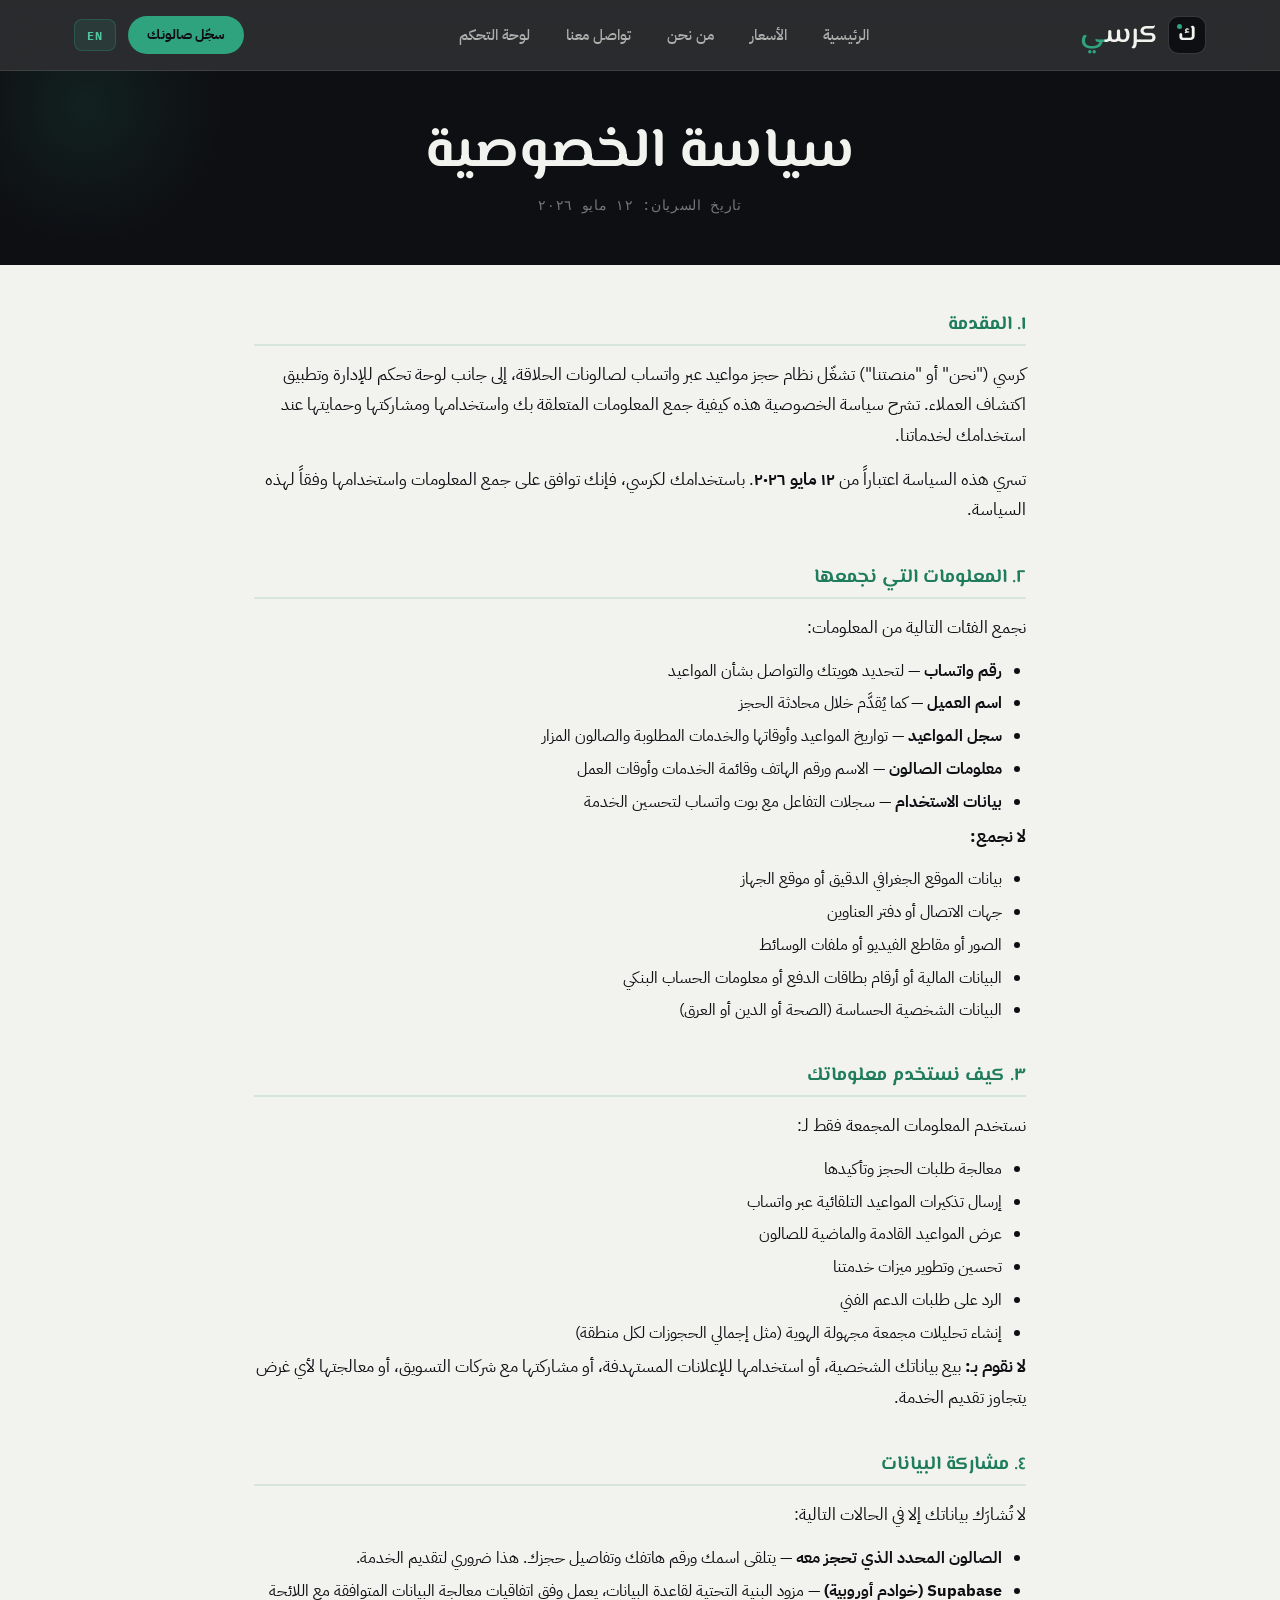
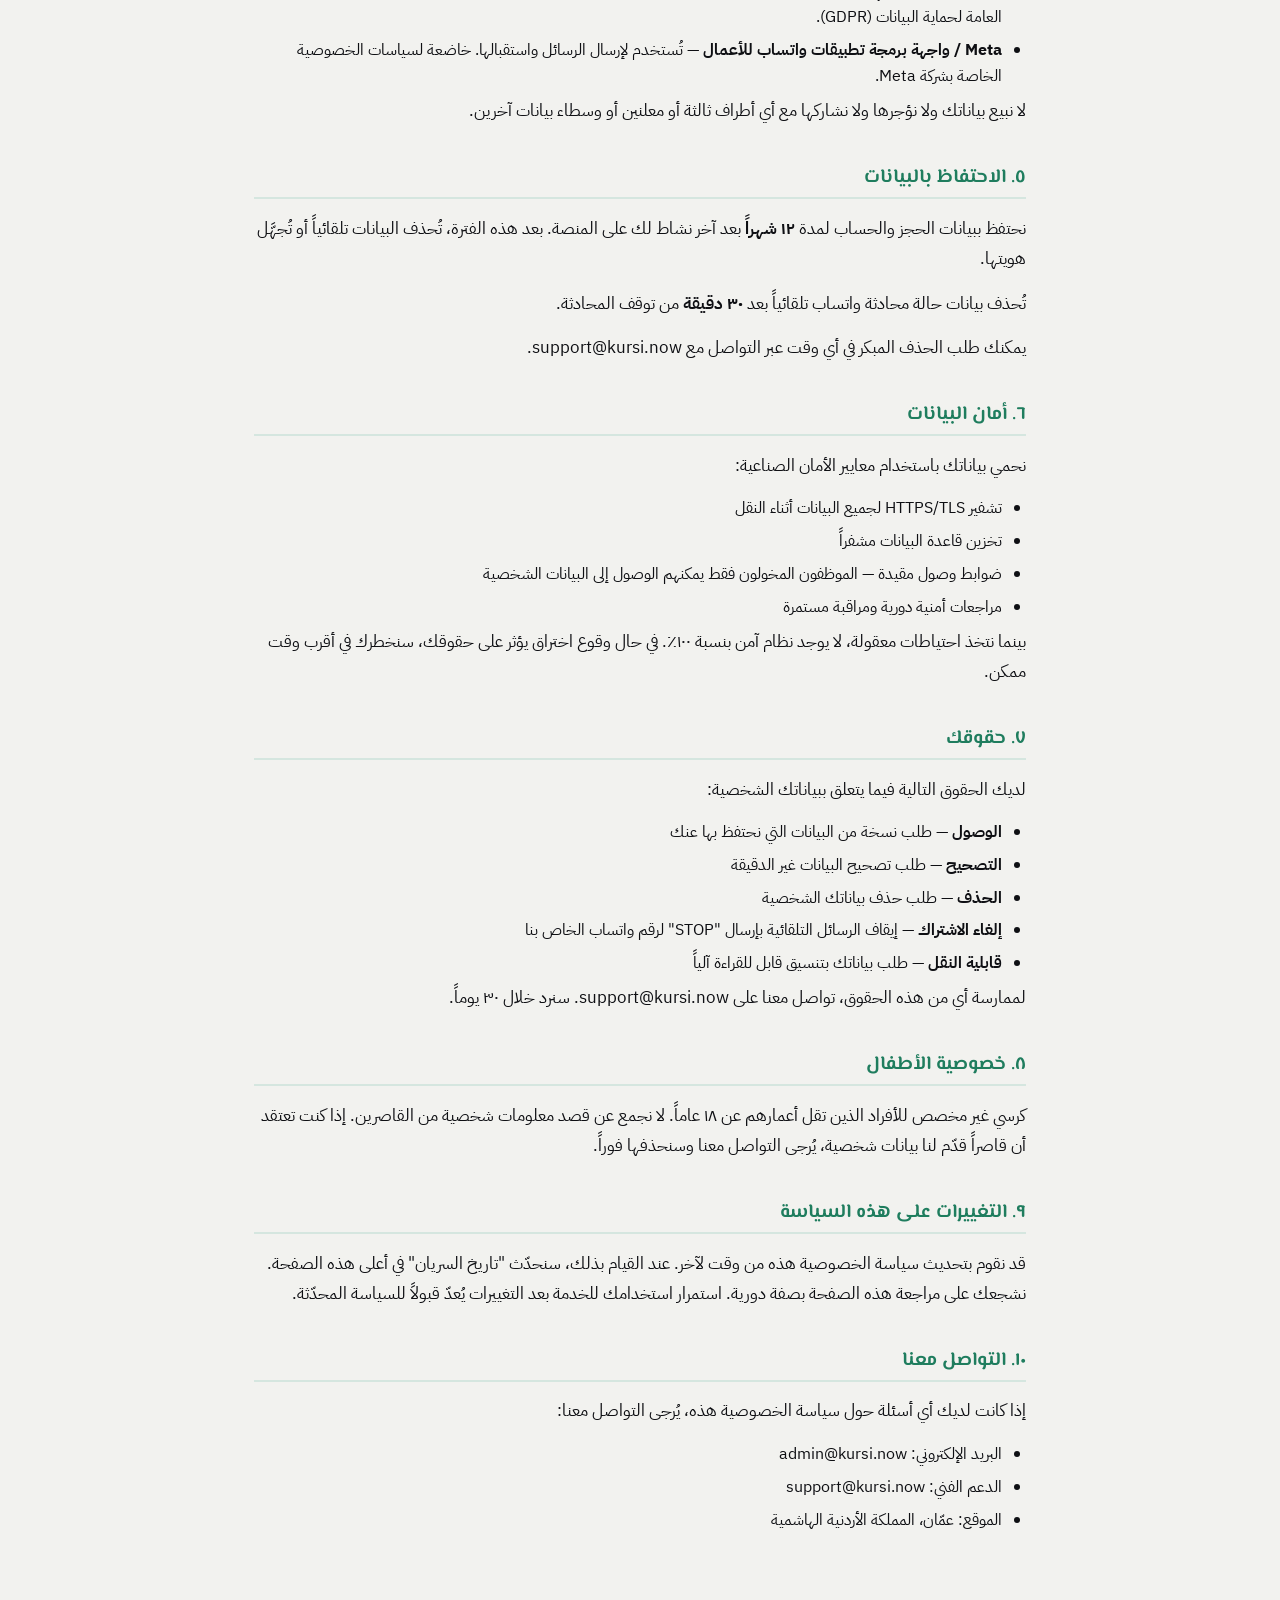
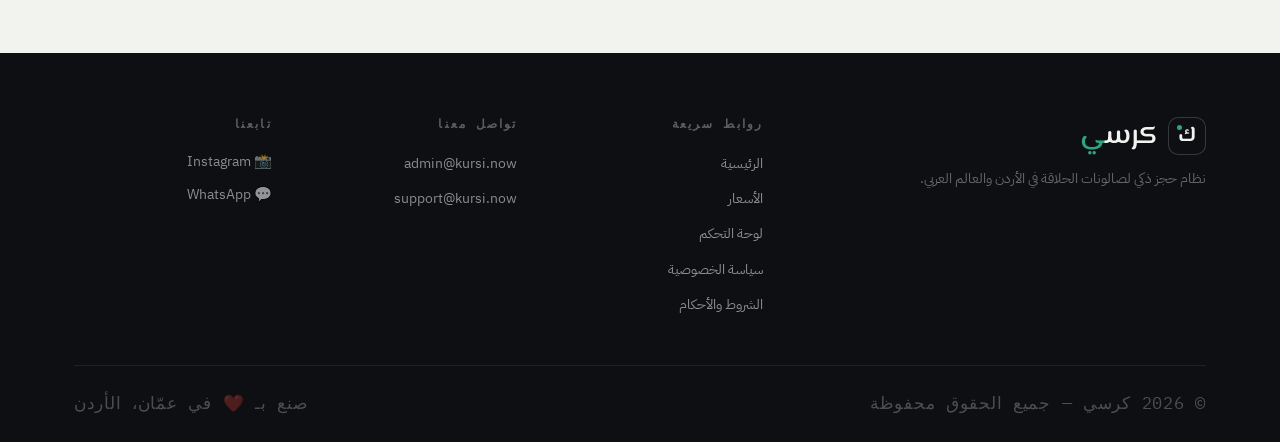
<file: privacy.html>
<!DOCTYPE html>
<html dir="rtl" lang="ar">
<head>
  <meta charset="UTF-8">
  <meta name="viewport" content="width=device-width, initial-scale=1.0">
  <title>سياسة الخصوصية — كرسي</title>
  <meta name="description" content="سياسة خصوصية كرسي — كيف نجمع بياناتك ونستخدمها ونحميها.">
  <meta property="og:title" content="سياسة الخصوصية — كرسي">
  <meta property="og:description" content="أول نظام حجز واتساب لصالونات الحلاقة في الأردن">
  <meta property="og:url" content="https://kursi.now/privacy.html">
  <meta property="og:type" content="website">
  <meta property="og:locale" content="ar_JO">
  <meta name="twitter:card" content="summary">
  <link rel="canonical" href="https://kursi.now/privacy.html">
  <link rel="icon" type="image/svg+xml" href="favicon.svg">
  <script>(function(){var l=new URLSearchParams(window.location.search).get('lang')||'ar';var h=document.documentElement;h.lang=l;h.dir=l==='ar'?'rtl':'ltr';h.setAttribute('data-lang-ready',l);}());</script>
  <link rel="stylesheet" href="css/style.css">
</head>
<body>

  <!-- ===== HEADER ===== -->
  <header class="header" id="header">
    <div class="container">
      <div class="header-inner">
        <a href="index.html" class="logo">
          <span class="logo-icon">✂️</span>
          <span class="logo-text"><span data-lang="ar">كرس<span class="logo-dot">ي</span></span><span data-lang="en">Kurs<span class="logo-dot">i</span></span></span>
        </a>
        <nav class="nav" id="nav" aria-label="القائمة الرئيسية">
          <ul class="nav-list">
            <li><a href="index.html" class="nav-link"><span data-lang="ar">الرئيسية</span><span data-lang="en">Home</span></a></li>
            <li><a href="pricing.html" class="nav-link"><span data-lang="ar">الأسعار</span><span data-lang="en">Pricing</span></a></li>
            <li><a href="about.html" class="nav-link"><span data-lang="ar">من نحن</span><span data-lang="en">About</span></a></li>
            <li><a href="contact.html" class="nav-link"><span data-lang="ar">تواصل معنا</span><span data-lang="en">Contact</span></a></li>
            <li><a href="https://app.kursi.now" class="nav-link"><span data-lang="ar">لوحة التحكم</span><span data-lang="en">Dashboard</span></a></li>
            <li><a href="register.html" class="nav-link nav-register-btn"><span data-lang="ar">سجّل صالونك</span><span data-lang="en">Register</span></a></li>
          </ul>
        </nav>
        <div class="header-actions">
          <a href="register.html" class="btn-nav-cta"><span data-lang="ar">سجّل صالونك</span><span data-lang="en">Register</span></a>
          <button id="lang-toggle" class="lang-toggle" aria-label="Switch language">EN</button>
          <button class="hamburger" id="hamburger" aria-label="فتح القائمة" aria-expanded="false">
            <span></span><span></span><span></span>
          </button>
        </div>
      </div>
    </div>
  </header>

  <main>

    <!-- ===== LEGAL HERO ===== -->
    <section class="legal-hero">
      <div class="container text-center">
        <h1>
          <span data-lang="ar">سياسة الخصوصية</span>
          <span data-lang="en">Privacy Policy</span>
        </h1>
        <p class="effective-date">
          <span data-lang="ar">تاريخ السريان: ١٢ مايو ٢٠٢٦</span>
          <span data-lang="en">Effective Date: May 12, 2026</span>
        </p>
      </div>
    </section>

    <!-- ===== ENGLISH VERSION ===== -->
    <div class="legal-content ltr-section" data-lang="en" lang="en" dir="ltr">

      <div class="legal-section">
        <h2>1. Introduction</h2>
        <p>Kursi ("we," "us," or "our") operates a WhatsApp-based appointment booking platform for barbershops, along with a management dashboard and client discovery application. This Privacy Policy explains how we collect, use, share, and protect information about you when you use our services.</p>
        <p>This policy is effective as of <strong>May 12, 2026</strong>. By using Kursi, you agree to the collection and use of information in accordance with this policy.</p>
      </div>

      <div class="legal-section">
        <h2>2. Information We Collect</h2>
        <p>We collect the following categories of information:</p>
        <ul>
          <li><strong>WhatsApp phone number</strong> — used to identify you and communicate bookings</li>
          <li><strong>Client name</strong> — as provided during the booking conversation</li>
          <li><strong>Booking history</strong> — appointment dates, times, services requested, and barbershop visited</li>
          <li><strong>Barbershop business information</strong> — name, phone number, service menu, operating hours</li>
          <li><strong>Usage data</strong> — interaction logs with the WhatsApp bot for service improvement</li>
        </ul>
        <p><strong>We do NOT collect:</strong></p>
        <ul>
          <li>Precise GPS location or device location data</li>
          <li>Your contacts list or address book</li>
          <li>Photos, videos, or media files</li>
          <li>Financial data, payment card numbers, or bank account information</li>
          <li>Sensitive personal data (health, religion, ethnicity)</li>
        </ul>
      </div>

      <div class="legal-section">
        <h2>3. How We Use Your Information</h2>
        <p>We use collected information solely to:</p>
        <ul>
          <li>Process and confirm booking requests</li>
          <li>Send automated appointment reminders via WhatsApp</li>
          <li>Display upcoming and past appointments to the barbershop</li>
          <li>Improve and optimize our service features</li>
          <li>Respond to customer support requests</li>
          <li>Generate anonymized aggregate analytics (e.g., total bookings per region)</li>
        </ul>
        <p><strong>We do NOT:</strong> sell your personal data, use it for targeted advertising, share it with marketing companies, or process it for any purpose beyond service delivery.</p>
      </div>

      <div class="legal-section">
        <h2>4. Data Sharing</h2>
        <p>Your data may be shared only in the following circumstances:</p>
        <ul>
          <li><strong>The specific barbershop you book with</strong> — they receive your name, phone number, and booking details. This is necessary to provide the service.</li>
          <li><strong>Supabase (EU-based)</strong> — our database and backend infrastructure provider, operating under GDPR-compliant data processing agreements.</li>
          <li><strong>Meta / WhatsApp Business API</strong> — used to send and receive messages. Subject to Meta's own privacy policies.</li>
        </ul>
        <p>We do not sell, rent, or share your data with any other third parties, advertisers, or data brokers.</p>
      </div>

      <div class="legal-section">
        <h2>5. Data Retention</h2>
        <p>We retain booking and account data for <strong>12 months</strong> after your last activity on the platform. After this period, data is automatically deleted or anonymized.</p>
        <p>WhatsApp conversation state data (in-progress booking flows) is automatically deleted <strong>30 minutes</strong> after the conversation becomes inactive.</p>
        <p>You may request earlier deletion at any time by contacting support@kursi.now.</p>
      </div>

      <div class="legal-section">
        <h2>6. Data Security</h2>
        <p>We protect your data using industry-standard security measures:</p>
        <ul>
          <li>HTTPS/TLS encryption for all data in transit</li>
          <li>Encrypted database storage at rest</li>
          <li>Restricted access controls — only authorized personnel can access personal data</li>
          <li>Regular security reviews and monitoring</li>
        </ul>
        <p>While we take reasonable precautions, no system is 100% secure. In the event of a data breach that affects your rights, we will notify you promptly.</p>
      </div>

      <div class="legal-section">
        <h2>7. Your Rights</h2>
        <p>You have the following rights regarding your personal data:</p>
        <ul>
          <li><strong>Access</strong> — request a copy of the data we hold about you</li>
          <li><strong>Correction</strong> — ask us to correct inaccurate data</li>
          <li><strong>Deletion</strong> — request that we delete your personal data</li>
          <li><strong>Opt-out</strong> — stop receiving automated messages by sending "STOP" to our WhatsApp number</li>
          <li><strong>Portability</strong> — request your data in a machine-readable format</li>
        </ul>
        <p>To exercise any of these rights, contact us at <a href="mailto:support@kursi.now">support@kursi.now</a>. We will respond within 30 days.</p>
      </div>

      <div class="legal-section">
        <h2>8. Children's Privacy</h2>
        <p>Kursi is not intended for individuals under the age of 18. We do not knowingly collect personal information from minors. If you believe a minor has provided us with personal data, please contact us and we will delete it promptly.</p>
      </div>

      <div class="legal-section">
        <h2>9. Changes to This Policy</h2>
        <p>We may update this Privacy Policy from time to time. When we do, we will update the "Effective Date" at the top of this page. We encourage you to review this page periodically. Continued use of the service after changes constitutes your acceptance of the updated policy.</p>
      </div>

      <div class="legal-section">
        <h2>10. Contact</h2>
        <p>If you have any questions about this Privacy Policy, please contact us:</p>
        <ul>
          <li>Email: <a href="mailto:admin@kursi.now">admin@kursi.now</a></li>
          <li>Support: <a href="mailto:support@kursi.now">support@kursi.now</a></li>
          <li>Location: Amman, Hashemite Kingdom of Jordan</li>
        </ul>
      </div>

    </div>

    <!-- ===== ARABIC VERSION ===== -->
    <div class="legal-content" data-lang="ar" lang="ar" dir="rtl">

      <div class="legal-section">
        <h2>١. المقدمة</h2>
        <p>كرسي ("نحن" أو "منصتنا") تشغّل نظام حجز مواعيد عبر واتساب لصالونات الحلاقة، إلى جانب لوحة تحكم للإدارة وتطبيق اكتشاف العملاء. تشرح سياسة الخصوصية هذه كيفية جمع المعلومات المتعلقة بك واستخدامها ومشاركتها وحمايتها عند استخدامك لخدماتنا.</p>
        <p>تسري هذه السياسة اعتباراً من <strong>١٢ مايو ٢٠٢٦</strong>. باستخدامك لكرسي، فإنك توافق على جمع المعلومات واستخدامها وفقاً لهذه السياسة.</p>
      </div>

      <div class="legal-section">
        <h2>٢. المعلومات التي نجمعها</h2>
        <p>نجمع الفئات التالية من المعلومات:</p>
        <ul>
          <li><strong>رقم واتساب</strong> — لتحديد هويتك والتواصل بشأن المواعيد</li>
          <li><strong>اسم العميل</strong> — كما يُقدَّم خلال محادثة الحجز</li>
          <li><strong>سجل المواعيد</strong> — تواريخ المواعيد وأوقاتها والخدمات المطلوبة والصالون المزار</li>
          <li><strong>معلومات الصالون</strong> — الاسم ورقم الهاتف وقائمة الخدمات وأوقات العمل</li>
          <li><strong>بيانات الاستخدام</strong> — سجلات التفاعل مع بوت واتساب لتحسين الخدمة</li>
        </ul>
        <p><strong>لا نجمع:</strong></p>
        <ul>
          <li>بيانات الموقع الجغرافي الدقيق أو موقع الجهاز</li>
          <li>جهات الاتصال أو دفتر العناوين</li>
          <li>الصور أو مقاطع الفيديو أو ملفات الوسائط</li>
          <li>البيانات المالية أو أرقام بطاقات الدفع أو معلومات الحساب البنكي</li>
          <li>البيانات الشخصية الحساسة (الصحة أو الدين أو العرق)</li>
        </ul>
      </div>

      <div class="legal-section">
        <h2>٣. كيف نستخدم معلوماتك</h2>
        <p>نستخدم المعلومات المجمعة فقط لـ:</p>
        <ul>
          <li>معالجة طلبات الحجز وتأكيدها</li>
          <li>إرسال تذكيرات المواعيد التلقائية عبر واتساب</li>
          <li>عرض المواعيد القادمة والماضية للصالون</li>
          <li>تحسين وتطوير ميزات خدمتنا</li>
          <li>الرد على طلبات الدعم الفني</li>
          <li>إنشاء تحليلات مجمعة مجهولة الهوية (مثل إجمالي الحجوزات لكل منطقة)</li>
        </ul>
        <p><strong>لا نقوم بـ:</strong> بيع بياناتك الشخصية، أو استخدامها للإعلانات المستهدفة، أو مشاركتها مع شركات التسويق، أو معالجتها لأي غرض يتجاوز تقديم الخدمة.</p>
      </div>

      <div class="legal-section">
        <h2>٤. مشاركة البيانات</h2>
        <p>لا تُشارَك بياناتك إلا في الحالات التالية:</p>
        <ul>
          <li><strong>الصالون المحدد الذي تحجز معه</strong> — يتلقى اسمك ورقم هاتفك وتفاصيل حجزك. هذا ضروري لتقديم الخدمة.</li>
          <li><strong>Supabase (خوادم أوروبية)</strong> — مزود البنية التحتية لقاعدة البيانات، يعمل وفق اتفاقيات معالجة البيانات المتوافقة مع اللائحة العامة لحماية البيانات (GDPR).</li>
          <li><strong>Meta / واجهة برمجة تطبيقات واتساب للأعمال</strong> — تُستخدم لإرسال الرسائل واستقبالها. خاضعة لسياسات الخصوصية الخاصة بشركة Meta.</li>
        </ul>
        <p>لا نبيع بياناتك ولا نؤجرها ولا نشاركها مع أي أطراف ثالثة أو معلنين أو وسطاء بيانات آخرين.</p>
      </div>

      <div class="legal-section">
        <h2>٥. الاحتفاظ بالبيانات</h2>
        <p>نحتفظ ببيانات الحجز والحساب لمدة <strong>١٢ شهراً</strong> بعد آخر نشاط لك على المنصة. بعد هذه الفترة، تُحذف البيانات تلقائياً أو تُجهَّل هويتها.</p>
        <p>تُحذف بيانات حالة محادثة واتساب تلقائياً بعد <strong>٣٠ دقيقة</strong> من توقف المحادثة.</p>
        <p>يمكنك طلب الحذف المبكر في أي وقت عبر التواصل مع support@kursi.now.</p>
      </div>

      <div class="legal-section">
        <h2>٦. أمان البيانات</h2>
        <p>نحمي بياناتك باستخدام معايير الأمان الصناعية:</p>
        <ul>
          <li>تشفير HTTPS/TLS لجميع البيانات أثناء النقل</li>
          <li>تخزين قاعدة البيانات مشفراً</li>
          <li>ضوابط وصول مقيدة — الموظفون المخولون فقط يمكنهم الوصول إلى البيانات الشخصية</li>
          <li>مراجعات أمنية دورية ومراقبة مستمرة</li>
        </ul>
        <p>بينما نتخذ احتياطات معقولة، لا يوجد نظام آمن بنسبة ١٠٠٪. في حال وقوع اختراق يؤثر على حقوقك، سنخطرك في أقرب وقت ممكن.</p>
      </div>

      <div class="legal-section">
        <h2>٧. حقوقك</h2>
        <p>لديك الحقوق التالية فيما يتعلق ببياناتك الشخصية:</p>
        <ul>
          <li><strong>الوصول</strong> — طلب نسخة من البيانات التي نحتفظ بها عنك</li>
          <li><strong>التصحيح</strong> — طلب تصحيح البيانات غير الدقيقة</li>
          <li><strong>الحذف</strong> — طلب حذف بياناتك الشخصية</li>
          <li><strong>إلغاء الاشتراك</strong> — إيقاف الرسائل التلقائية بإرسال "STOP" لرقم واتساب الخاص بنا</li>
          <li><strong>قابلية النقل</strong> — طلب بياناتك بتنسيق قابل للقراءة آلياً</li>
        </ul>
        <p>لممارسة أي من هذه الحقوق، تواصل معنا على <a href="mailto:support@kursi.now">support@kursi.now</a>. سنرد خلال ٣٠ يوماً.</p>
      </div>

      <div class="legal-section">
        <h2>٨. خصوصية الأطفال</h2>
        <p>كرسي غير مخصص للأفراد الذين تقل أعمارهم عن ١٨ عاماً. لا نجمع عن قصد معلومات شخصية من القاصرين. إذا كنت تعتقد أن قاصراً قدّم لنا بيانات شخصية، يُرجى التواصل معنا وسنحذفها فوراً.</p>
      </div>

      <div class="legal-section">
        <h2>٩. التغييرات على هذه السياسة</h2>
        <p>قد نقوم بتحديث سياسة الخصوصية هذه من وقت لآخر. عند القيام بذلك، سنحدّث "تاريخ السريان" في أعلى هذه الصفحة. نشجعك على مراجعة هذه الصفحة بصفة دورية. استمرار استخدامك للخدمة بعد التغييرات يُعدّ قبولاً للسياسة المحدّثة.</p>
      </div>

      <div class="legal-section">
        <h2>١٠. التواصل معنا</h2>
        <p>إذا كانت لديك أي أسئلة حول سياسة الخصوصية هذه، يُرجى التواصل معنا:</p>
        <ul>
          <li>البريد الإلكتروني: <a href="mailto:admin@kursi.now">admin@kursi.now</a></li>
          <li>الدعم الفني: <a href="mailto:support@kursi.now">support@kursi.now</a></li>
          <li>الموقع: عمّان، المملكة الأردنية الهاشمية</li>
        </ul>
      </div>

    </div>

  </main>

  <!-- ===== FOOTER ===== -->
  <footer class="footer">
    <div class="container">
      <div class="footer-grid">
        <div class="footer-brand">
          <a href="index.html" class="logo">
            <span class="logo-icon">✂️</span>
            <span class="logo-text"><span data-lang="ar">كرس<span class="logo-dot">ي</span></span><span data-lang="en">Kurs<span class="logo-dot">i</span></span></span>
          </a>
          <p><span data-lang="ar">نظام حجز ذكي لصالونات الحلاقة في الأردن والعالم العربي.</span><span data-lang="en">Smart booking system for barbershops in Jordan and the Arab world.</span></p>
        </div>
        <div>
          <h4><span data-lang="ar">روابط سريعة</span><span data-lang="en">Quick Links</span></h4>
          <ul>
            <li><a href="index.html"><span data-lang="ar">الرئيسية</span><span data-lang="en">Home</span></a></li>
            <li><a href="pricing.html"><span data-lang="ar">الأسعار</span><span data-lang="en">Pricing</span></a></li>
            <li><a href="https://app.kursi.now"><span data-lang="ar">لوحة التحكم</span><span data-lang="en">Dashboard</span></a></li>
            <li><a href="privacy.html"><span data-lang="ar">سياسة الخصوصية</span><span data-lang="en">Privacy Policy</span></a></li>
            <li><a href="terms.html"><span data-lang="ar">الشروط والأحكام</span><span data-lang="en">Terms of Service</span></a></li>
          </ul>
        </div>
        <div>
          <h4><span data-lang="ar">تواصل معنا</span><span data-lang="en">Contact Us</span></h4>
          <ul>
            <li><a href="mailto:admin@kursi.now">admin@kursi.now</a></li>
            <li><a href="mailto:support@kursi.now">support@kursi.now</a></li>
          </ul>
        </div>
        <div>
          <h4><span data-lang="ar">تابعنا</span><span data-lang="en">Follow Us</span></h4>
          <div class="social-links">
            <a href="#" class="social-link">📸 Instagram</a>
            <a href="https://wa.me/962795070844" class="social-link social-wa" target="_blank" rel="noopener">💬 WhatsApp</a>
          </div>
        </div>
      </div>
      <div class="footer-bottom">
        <p><span data-lang="ar">© 2026 كرسي — جميع الحقوق محفوظة</span><span data-lang="en">© 2026 Kursi — All rights reserved</span></p>
        <p><span data-lang="ar">صنع بـ ❤️ في عمّان، الأردن</span><span data-lang="en">Made with ❤️ in Amman, Jordan</span></p>
      </div>
    </div>
  </footer>

  <button id="back-to-top" class="back-to-top" aria-label="العودة للأعلى">↑</button>
  <script src="js/main.js"></script>
</body>
</html>
</file>
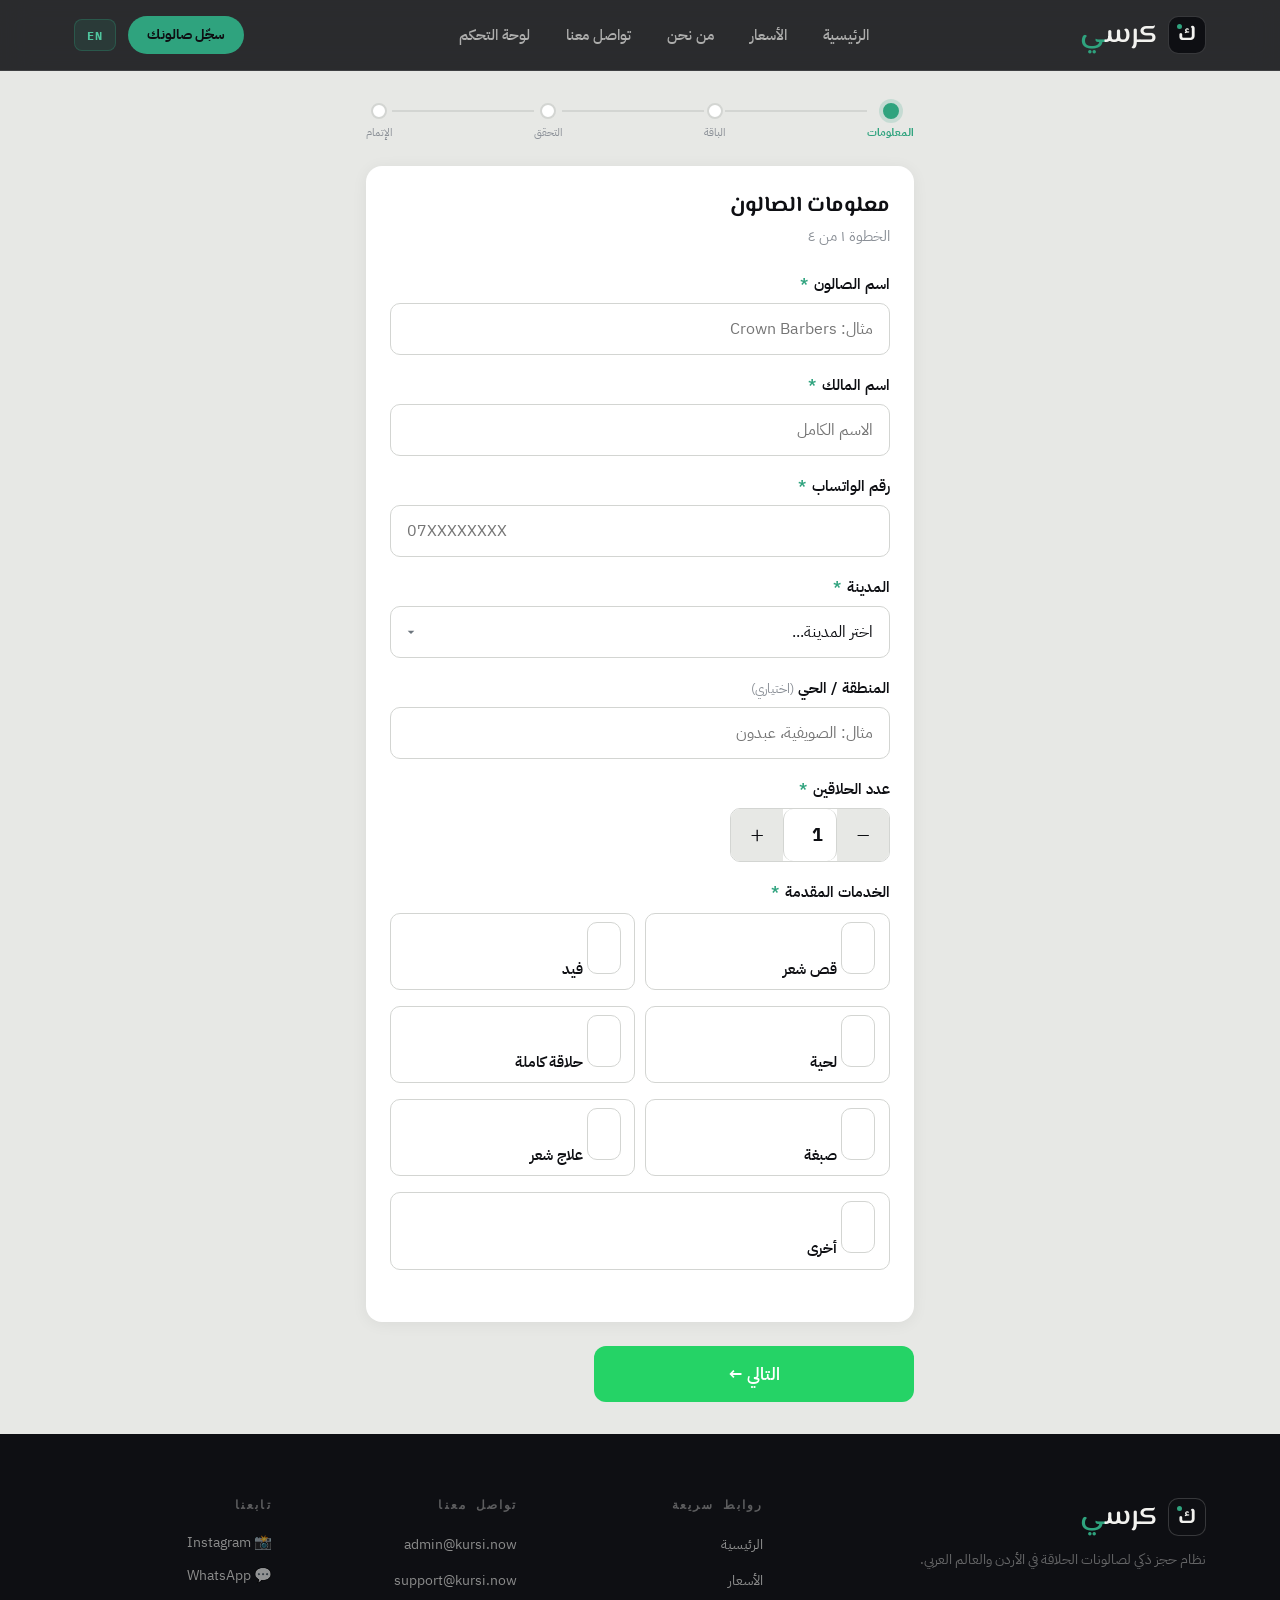
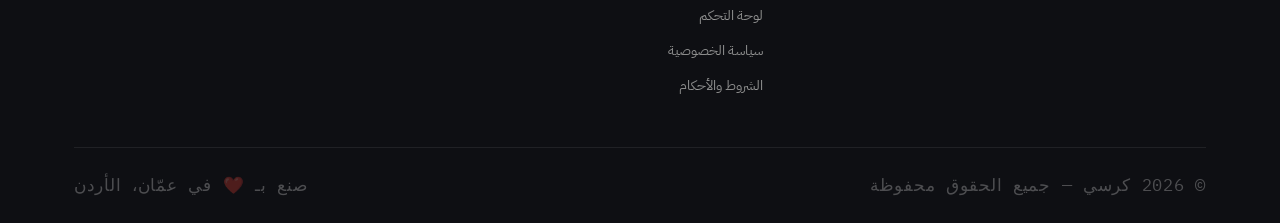
<file: register.html>
<!DOCTYPE html>
<html dir="rtl" lang="ar">
<head>
  <meta charset="UTF-8">
  <meta name="viewport" content="width=device-width, initial-scale=1.0">
  <title>سجّل صالونك — كرسي</title>
  <meta name="description" content="سجّل صالون الحلاقة في كرسي — ابدأ مجاناً في دقائق">
  <meta property="og:title" content="سجّل صالونك — كرسي">
  <meta property="og:url" content="https://kursi.now/register.html">
  <meta property="og:type" content="website">
  <meta property="og:locale" content="ar_JO">
  <link rel="canonical" href="https://kursi.now/register.html">
  <link rel="icon" type="image/svg+xml" href="favicon.svg">
  <script>(function(){var l=new URLSearchParams(window.location.search).get('lang')||'ar';var h=document.documentElement;h.lang=l;h.dir=l==='ar'?'rtl':'ltr';h.setAttribute('data-lang-ready',l);}());</script>
  <link rel="stylesheet" href="css/style.css">
  <style>
    /* ── Register page layout ─────────────────────────────────── */
    .register-main { background: var(--gray-light); min-height: calc(100vh - 70px); padding: 1.5rem 0 2rem; }
    .register-container { max-width: 580px; margin: 0 auto; padding: 0 1rem; }

    /* ── Progress bar ─────────────────────────────────────────── */
    .reg-progress { padding: 0.5rem 0 1.5rem; }
    .prog-track { display: flex; align-items: flex-start; justify-content: center; }
    .prog-step { display: flex; flex-direction: column; align-items: center; gap: 0.3rem; flex-shrink: 0; }
    .prog-dot {
      width: 16px; height: 16px; border-radius: 50%;
      border: 2.5px solid var(--border); background: #fff;
      transition: all 0.3s;
    }
    .prog-step.active .prog-dot { background: var(--accent); border-color: var(--accent); box-shadow: 0 0 0 4px rgba(47,163,126,0.18); }
    .prog-step.done   .prog-dot { background: var(--accent); border-color: var(--accent); }
    .prog-line { flex: 1; height: 2px; background: var(--border); min-width: 52px; margin-top: 7px; transition: background 0.3s; }
    .prog-line.done { background: var(--accent); }
    .prog-label { font-size: 0.68rem; color: var(--text-muted); white-space: nowrap; }
    .prog-step.active .prog-label { color: var(--accent); font-weight: 700; }
    .prog-step.done   .prog-label { color: var(--accent); }

    /* ── Step panels ─────────────────────────────────────────── */
    .reg-card { background: #fff; border-radius: 16px; padding: 1.75rem 1.5rem; box-shadow: 0 2px 16px rgba(0,0,0,0.06); }
    .step-panel { display: none; }
    .step-panel.active { display: block; }
    @keyframes enterRight { from { transform: translateX(32px); opacity: 0; } to { transform: translateX(0); opacity: 1; } }
    @keyframes enterLeft  { from { transform: translateX(-32px); opacity: 0; } to { transform: translateX(0); opacity: 1; } }
    .step-panel.anim-right { animation: enterRight 0.32s ease; }
    .step-panel.anim-left  { animation: enterLeft  0.32s ease; }

    .step-title { font-size: 1.35rem; font-weight: 800; margin-bottom: 0.25rem; color: var(--primary); }
    .step-subtitle { color: var(--text-muted); font-size: 0.92rem; margin-bottom: 1.5rem; }

    /* ── Form fields ─────────────────────────────────────────── */
    .reg-field { margin-bottom: 1.15rem; }
    .reg-field label { display: block; font-weight: 600; font-size: 0.92rem; margin-bottom: 0.4rem; color: var(--text); }
    .req { color: var(--accent); margin-inline-start: 2px; }
    .opt { color: var(--text-muted); font-weight: 400; font-size: 0.8rem; }
    .reg-field input,
    .reg-field select {
      width: 100%; min-height: 52px; padding: 0 1rem;
      border: 1.5px solid var(--border); border-radius: 10px;
      font-size: 16px; font-family: var(--font);
      color: var(--text); background: #fff;
      transition: border-color 0.2s, box-shadow 0.2s;
      -webkit-appearance: none; appearance: none;
    }
    .reg-field input:focus,
    .reg-field select:focus {
      outline: none; border-color: var(--accent);
      box-shadow: 0 0 0 3px rgba(47,163,126,0.14);
    }
    .reg-field input.err,
    .reg-field select.err { border-color: #dc3545; }
    .reg-field input[type="tel"] { direction: ltr; text-align: start; }
    .field-error { color: #dc3545; font-size: 0.8rem; margin-top: 0.3rem; display: none; }

    /* Select arrow */
    .reg-field select {
      background-image: url("data:image/svg+xml,%3Csvg xmlns='http://www.w3.org/2000/svg' width='16' height='16' viewBox='0 0 24 24'%3E%3Cpath fill='%236c757d' d='M7 10l5 5 5-5z'/%3E%3C/svg%3E");
      background-repeat: no-repeat;
      background-position: left 12px center;
      padding-left: 40px;
    }
    [dir="ltr"] .reg-field select { background-position: right 12px center; padding-left: 1rem; padding-right: 40px; }

    /* Stepper for barber count */
    .stepper { display: flex; align-items: center; border: 1.5px solid var(--border); border-radius: 10px; overflow: hidden; max-width: 160px; }
    .stepper-btn { width: 52px; height: 52px; font-size: 1.5rem; font-weight: 300; background: var(--gray-light); color: var(--text); border: none; cursor: pointer; transition: background 0.2s; flex-shrink: 0; }
    .stepper-btn:hover { background: var(--accent-light); color: var(--accent); }
    .stepper input { flex: 1; height: 52px; text-align: center; border: none; border-inline: 1.5px solid var(--border); font-size: 1.15rem; font-weight: 700; min-width: 0; padding: 0; box-shadow: none !important; }

    /* Services checkboxes */
    .checkbox-grid { display: grid; grid-template-columns: 1fr 1fr; gap: 0.6rem; margin-top: 0.5rem; }
    .cb-item { display: flex; align-items: center; gap: 0.55rem; min-height: 48px; padding: 0.5rem 0.85rem; border: 1.5px solid var(--border); border-radius: 10px; cursor: pointer; font-size: 0.92rem; transition: all 0.2s; user-select: none; }
    .cb-item input[type="checkbox"] { width: 18px; height: 18px; accent-color: var(--accent); flex-shrink: 0; cursor: pointer; }
    .cb-item.checked { border-color: var(--accent); background: var(--accent-light); color: var(--accent); font-weight: 600; }

    /* ── Plan cards (step 2) ────────────────────────────────────── */
    .plan-stack { display: flex; flex-direction: column; gap: 1rem; margin-bottom: 1.5rem; }
    .plan-card { background: #fff; border: 2px solid var(--border); border-radius: 14px; padding: 1.35rem 1.25rem; position: relative; transition: box-shadow 0.2s; }
    .plan-card.featured { border-color: var(--accent); box-shadow: 0 4px 20px rgba(47,163,126,0.2); }
    .plan-badge {
      position: absolute; top: -13px;
      right: 50%; transform: translateX(50%);
      background: linear-gradient(135deg, var(--accent), var(--accent-dark));
      color: #fff; padding: 0.25rem 1rem; border-radius: 50px; font-size: 0.78rem; font-weight: 700;
      white-space: nowrap; box-shadow: 0 2px 8px rgba(47,163,126,0.35);
    }
    [dir="ltr"] .plan-badge { right: auto; left: 50%; transform: translateX(-50%); }
    .plan-header { display: flex; align-items: baseline; justify-content: space-between; margin-bottom: 0.75rem; }
    .plan-name { font-size: 1.15rem; font-weight: 800; color: var(--primary); }
    .plan-price { font-size: 1.25rem; font-weight: 800; color: var(--accent); }
    .plan-price small { font-size: 0.8rem; font-weight: 400; color: var(--text-muted); }
    .plan-sub { font-size: 0.82rem; color: var(--text-muted); margin-bottom: 0.85rem; }
    .plan-features { list-style: none; margin-bottom: 1.1rem; }
    .plan-features li { display: flex; align-items: flex-start; gap: 0.55rem; padding: 0.3rem 0; font-size: 0.88rem; line-height: 1.4; }
    .plan-features .ck { color: var(--cta); font-weight: 700; flex-shrink: 0; }
    .plan-features .cx { color: #ccc; flex-shrink: 0; }
    .plan-btn { width: 100%; min-height: 52px; font-size: 1rem; font-weight: 700; border-radius: 10px; cursor: pointer; font-family: var(--font); transition: var(--transition); }
    .plan-btn-outline { background: transparent; border: 2px solid var(--accent); color: var(--accent); }
    .plan-btn-outline:hover { background: var(--accent); color: #fff; }
    .plan-btn-cta { background: var(--cta); color: #fff; border: none; }
    .plan-btn-cta:hover { background: var(--cta-dark); }

    /* ── OTP section (step 3) ─────────────────────────────────── */
    .step3-status { text-align: center; padding: 1.5rem 0; }
    .loading-ring { width: 48px; height: 48px; border: 4px solid var(--accent-light); border-top-color: var(--accent); border-radius: 50%; animation: reg-spin 0.8s linear infinite; margin: 0 auto 1rem; }
    @keyframes reg-spin { to { transform: rotate(360deg); } }
    .err-box { color: #dc3545; background: #fff5f5; border: 1px solid #fcc; border-radius: 10px; padding: 1rem 1.25rem; text-align: center; }

    .otp-section { text-align: center; }
    .otp-phone-icon { font-size: 2.75rem; animation: otp-bounce 1.8s ease-in-out infinite; display: inline-block; margin-bottom: 0.75rem; }
    @keyframes otp-bounce { 0%,100% { transform: scale(1); } 50% { transform: scale(1.12); } }
    .otp-sent-msg { font-size: 1rem; color: var(--text); margin-bottom: 0.25rem; }
    .otp-masked { font-size: 1.15rem; font-weight: 700; color: var(--accent); margin-bottom: 1.5rem; direction: ltr; display: block; }

    .otp-boxes { display: flex; gap: 0.55rem; justify-content: center; direction: ltr; }
    .otp-input {
      width: 48px; height: 56px; text-align: center; font-size: 1.5rem; font-weight: 700;
      border: 2px solid var(--border); border-radius: 10px; background: #fff;
      color: var(--text); transition: border-color 0.2s;
      -webkit-appearance: none; appearance: none;
    }
    .otp-input:focus { border-color: var(--accent); box-shadow: 0 0 0 3px rgba(47,163,126,0.15); outline: none; }
    .otp-input.filled { border-color: var(--accent); }
    @keyframes shake { 0%,100%{transform:translateX(0)} 20%{transform:translateX(-7px)} 40%{transform:translateX(7px)} 60%{transform:translateX(-7px)} 80%{transform:translateX(7px)} }
    .otp-boxes.shake { animation: shake 0.48s ease; }

    .err-otp { color: #dc3545; font-size: 0.85rem; margin-top: 0.75rem; display: none; }
    .resend-area { margin-top: 1.25rem; }
    .resend-btn { background: none; border: none; color: var(--text-muted); font-size: 0.88rem; cursor: pointer; font-family: var(--font); padding: 0.5rem; transition: color 0.2s; }
    .resend-btn:not([disabled]):hover { color: var(--accent); text-decoration: underline; }
    .resend-btn[disabled] { cursor: default; opacity: 0.7; }

    /* ── Success (step 4) ─────────────────────────────────────── */
    .success-wrap { text-align: center; padding: 1rem 0 0.5rem; }
    .checkmark-svg { width: 88px; height: 88px; display: block; margin: 0 auto 1.25rem; }
    .checkmark-circle { stroke: var(--cta); stroke-width: 3; fill: none; stroke-dasharray: 151; stroke-dashoffset: 151; animation: draw-circle 0.65s cubic-bezier(0.65,0,0.45,1) forwards; }
    .checkmark-check { stroke: var(--cta); stroke-width: 3; fill: none; stroke-linecap: round; stroke-linejoin: round; stroke-dasharray: 48; stroke-dashoffset: 48; animation: draw-check 0.35s cubic-bezier(0.65,0,0.45,1) 0.6s forwards; }
    @keyframes draw-circle { to { stroke-dashoffset: 0; } }
    @keyframes draw-check  { to { stroke-dashoffset: 0; } }
    .success-title { font-size: 1.5rem; font-weight: 800; color: var(--primary); margin-bottom: 0.3rem; }
    .success-sub { color: var(--text-muted); font-size: 0.95rem; margin-bottom: 1.25rem; }
    .success-plan-box { background: var(--gray-light); border-radius: 12px; padding: 1rem 1.25rem; margin-bottom: 1.25rem; font-size: 0.92rem; color: var(--text); }
    .upgrade-card { background: linear-gradient(135deg, var(--accent), var(--accent-dark)); color: #fff; border-radius: 14px; padding: 1.25rem; margin-bottom: 1rem; text-align: center; }
    .upgrade-card h4 { color: #fff; font-size: 1rem; margin-bottom: 0.3rem; }
    .upgrade-card p { color: rgba(255,255,255,0.85); font-size: 0.85rem; margin-bottom: 0.9rem; }
    .upgrade-btn { background: #fff; color: var(--accent); border: none; padding: 0.75rem 1.5rem; border-radius: 8px; font-weight: 700; font-size: 0.95rem; cursor: pointer; transition: var(--transition); font-family: var(--font); }
    .upgrade-btn:hover { background: rgba(255,255,255,0.9); transform: translateY(-1px); }
    .share-card { background: var(--cta); color: #fff; border-radius: 14px; padding: 1.25rem; text-align: center; }
    .share-card h4 { color: #fff; font-size: 1rem; margin-bottom: 0.3rem; }
    .share-card p { color: rgba(255,255,255,0.88); font-size: 0.85rem; margin-bottom: 0.9rem; }
    .share-btn { background: #fff; color: var(--cta); border: none; padding: 0.75rem 1.5rem; border-radius: 8px; font-weight: 700; font-size: 0.95rem; cursor: pointer; transition: var(--transition); font-family: var(--font); }
    .share-btn:hover { background: rgba(255,255,255,0.9); transform: translateY(-1px); }

    /* ── Sticky bottom bar ────────────────────────────────────── */
    .reg-sticky-bar { position: fixed; bottom: 0; inset-inline: 0; background: #fff; border-top: 1px solid var(--border); padding: 0.7rem 1rem; z-index: 200; box-shadow: 0 -4px 20px rgba(0,0,0,0.08); }
    .reg-main-btn { width: 100%; min-height: 56px; font-size: 1.05rem; animation: none !important; border-radius: 12px; }
    @media (min-width: 769px) {
      .reg-sticky-bar { position: static; border: none; box-shadow: none; padding: 1.5rem 0 0; background: transparent; }
      .reg-main-btn { max-width: 320px; display: block; }
    }
    .reg-steps { padding-bottom: 90px; }
    @media (min-width: 769px) { .reg-steps { padding-bottom: 0; } }

    /* Spinner inside button */
    .btn-loading { position: relative; color: transparent !important; pointer-events: none; }
    .btn-loading::after { content: ''; position: absolute; width: 22px; height: 22px; border: 3px solid rgba(255,255,255,0.35); border-top-color: #fff; border-radius: 50%; animation: reg-spin 0.65s linear infinite; }

    /* Back link */
    .back-link { display: inline-flex; align-items: center; gap: 0.35rem; color: var(--text-muted); font-size: 0.9rem; margin-top: 1.25rem; text-decoration: none; transition: color 0.2s; }
    .back-link:hover { color: var(--accent); }

    /* Section divider inside card */
    .reg-divider { border: none; border-top: 1px solid var(--border); margin: 1.25rem 0; }
  </style>
</head>
<body>

  <!-- ===== HEADER ===== -->
  <header class="header" id="header">
    <div class="container">
      <div class="header-inner">
        <a href="index.html" class="logo">
          <span class="logo-icon">✂️</span>
          <span class="logo-text"><span data-lang="ar">كرس<span class="logo-dot">ي</span></span><span data-lang="en">Kurs<span class="logo-dot">i</span></span></span>
        </a>
        <nav class="nav" id="nav" aria-label="القائمة الرئيسية">
          <ul class="nav-list">
            <li><a href="index.html" class="nav-link"><span data-lang="ar">الرئيسية</span><span data-lang="en">Home</span></a></li>
            <li><a href="pricing.html" class="nav-link"><span data-lang="ar">الأسعار</span><span data-lang="en">Pricing</span></a></li>
            <li><a href="about.html" class="nav-link"><span data-lang="ar">من نحن</span><span data-lang="en">About</span></a></li>
            <li><a href="contact.html" class="nav-link"><span data-lang="ar">تواصل معنا</span><span data-lang="en">Contact</span></a></li>
            <li><a href="https://app.kursi.now" class="nav-link"><span data-lang="ar">لوحة التحكم</span><span data-lang="en">Dashboard</span></a></li>
            <li><a href="register.html" class="nav-link nav-register-btn"><span data-lang="ar">سجّل صالونك</span><span data-lang="en">Register</span></a></li>
          </ul>
        </nav>
        <div class="header-actions">
          <a href="register.html" class="btn-nav-cta"><span data-lang="ar">سجّل صالونك</span><span data-lang="en">Register</span></a>
          <button id="lang-toggle" class="lang-toggle" aria-label="Switch language">EN</button>
          <button class="hamburger" id="hamburger" aria-label="فتح القائمة" aria-expanded="false">
            <span></span><span></span><span></span>
          </button>
        </div>
      </div>
    </div>
  </header>

  <main>
    <div class="register-main">
      <div class="register-container">

        <!-- Progress bar -->
        <div class="reg-progress" role="progressbar" aria-label="خطوات التسجيل" aria-valuenow="1" aria-valuemin="1" aria-valuemax="4">
          <div class="prog-track">
            <div class="prog-step active" data-step="1">
              <div class="prog-dot"></div>
              <span class="prog-label">المعلومات</span>
            </div>
            <div class="prog-line"></div>
            <div class="prog-step" data-step="2">
              <div class="prog-dot"></div>
              <span class="prog-label">الباقة</span>
            </div>
            <div class="prog-line"></div>
            <div class="prog-step" data-step="3">
              <div class="prog-dot"></div>
              <span class="prog-label">التحقق</span>
            </div>
            <div class="prog-line"></div>
            <div class="prog-step" data-step="4">
              <div class="prog-dot"></div>
              <span class="prog-label">الإتمام</span>
            </div>
          </div>
        </div>

        <!-- Steps -->
        <div class="reg-steps">

          <!-- ══════════ STEP 1: SHOP INFO ══════════ -->
          <div class="step-panel active" id="step-1">
            <div class="reg-card">
              <h2 class="step-title">معلومات الصالون</h2>
              <p class="step-subtitle">الخطوة ١ من ٤</p>

              <div class="reg-field">
                <label for="shop-name">اسم الصالون <span class="req">*</span></label>
                <input type="text" id="shop-name" placeholder='مثال: Crown Barbers' autocomplete="organization">
                <div class="field-error" id="err-shop-name"></div>
              </div>

              <div class="reg-field">
                <label for="owner-name">اسم المالك <span class="req">*</span></label>
                <input type="text" id="owner-name" placeholder="الاسم الكامل" autocomplete="name">
                <div class="field-error" id="err-owner-name"></div>
              </div>

              <div class="reg-field">
                <label for="whatsapp">رقم الواتساب <span class="req">*</span></label>
                <input type="tel" id="whatsapp" placeholder="07XXXXXXXX" inputmode="numeric" maxlength="10" autocomplete="tel">
                <div class="field-error" id="err-whatsapp"></div>
              </div>

              <div class="reg-field">
                <label for="city">المدينة <span class="req">*</span></label>
                <select id="city">
                  <option value="">اختر المدينة...</option>
                  <option value="عمّان">عمّان</option>
                  <option value="إربد">إربد</option>
                  <option value="الزرقاء">الزرقاء</option>
                  <option value="العقبة">العقبة</option>
                  <option value="السلط">السلط</option>
                  <option value="مادبا">مادبا</option>
                  <option value="الكرك">الكرك</option>
                  <option value="أخرى">أخرى</option>
                </select>
                <div class="field-error" id="err-city"></div>
              </div>

              <div class="reg-field">
                <label for="neighborhood">المنطقة / الحي <span class="opt">(اختياري)</span></label>
                <input type="text" id="neighborhood" placeholder="مثال: الصويفية، عبدون">
              </div>

              <div class="reg-field">
                <label>عدد الحلاقين <span class="req">*</span></label>
                <div class="stepper">
                  <button type="button" class="stepper-btn" id="barber-minus" aria-label="تقليل">−</button>
                  <input type="number" id="barber-count" value="1" min="1" max="20" readonly>
                  <button type="button" class="stepper-btn" id="barber-plus" aria-label="زيادة">+</button>
                </div>
              </div>

              <div class="reg-field">
                <label>الخدمات المقدمة <span class="req">*</span></label>
                <div class="checkbox-grid" id="services-grid">
                  <label class="cb-item"><input type="checkbox" name="svc" value="قص شعر"> قص شعر</label>
                  <label class="cb-item"><input type="checkbox" name="svc" value="فيد"> فيد</label>
                  <label class="cb-item"><input type="checkbox" name="svc" value="لحية"> لحية</label>
                  <label class="cb-item"><input type="checkbox" name="svc" value="حلاقة كاملة"> حلاقة كاملة</label>
                  <label class="cb-item"><input type="checkbox" name="svc" value="صبغة"> صبغة</label>
                  <label class="cb-item"><input type="checkbox" name="svc" value="علاج شعر"> علاج شعر</label>
                  <label class="cb-item" style="grid-column:1/-1;"><input type="checkbox" name="svc" value="أخرى"> أخرى</label>
                </div>
                <div class="field-error" id="err-services"></div>
              </div>
            </div>
          </div>
          <!-- /STEP 1 -->

          <!-- ══════════ STEP 2: PLAN ══════════ -->
          <div class="step-panel" id="step-2">
            <div class="reg-card">
              <h2 class="step-title">اختر باقتك</h2>
              <p class="step-subtitle">يمكنك الترقية أو التغيير في أي وقت</p>

              <div class="plan-stack">

                <!-- Starter -->
                <div class="plan-card">
                  <div class="plan-header">
                    <span class="plan-name">Starter</span>
                    <span class="plan-price">0 <small>دينار / شهرياً</small></span>
                  </div>
                  <ul class="plan-features">
                    <li><span class="ck">✓</span> بوت واتساب (50 حجز/شهر)</li>
                    <li><span class="ck">✓</span> تقويم مواعيد بسيط</li>
                    <li><span class="ck">✓</span> ظهور في تطبيق العملاء</li>
                    <li><span class="ck">✓</span> حلاق واحد فقط</li>
                    <li><span class="cx">✗</span> بدون تذكيرات تلقائية</li>
                    <li><span class="cx">✗</span> بدون تقارير</li>
                  </ul>
                  <button class="plan-btn plan-btn-outline" onclick="selectPlan('starter')">ابدأ مجاناً</button>
                </div>

                <!-- Pro (featured) -->
                <div class="plan-card featured">
                  <span class="plan-badge">⭐ الأكثر طلباً</span>
                  <div class="plan-header">
                    <span class="plan-name">Pro</span>
                    <span class="plan-price">25 <small>دينار / شهرياً</small></span>
                  </div>
                  <p class="plan-sub">للصالون كامل — بدون رسوم إضافية</p>
                  <ul class="plan-features">
                    <li><span class="ck">✓</span> بوت واتساب غير محدود</li>
                    <li><span class="ck">✓</span> تذكيرات تلقائية عبر واتساب</li>
                    <li><span class="ck">✓</span> إدارة حتى 5 حلاقين</li>
                    <li><span class="ck">✓</span> تقارير الإيرادات والمواعيد</li>
                    <li><span class="ck">✓</span> سجل العملاء والملاحظات</li>
                    <li><span class="ck">✓</span> تتبع مدفوعات CliQ</li>
                    <li><span class="ck">✓</span> نظام طابور الانتظار</li>
                    <li><span class="ck">✓</span> دعم فني أولوية عبر واتساب</li>
                  </ul>
                  <button class="plan-btn plan-btn-cta" onclick="selectPlan('pro')">اختر Pro</button>
                </div>

                <!-- Growth -->
                <div class="plan-card">
                  <div class="plan-header">
                    <span class="plan-name">Growth</span>
                    <span class="plan-price">35 <small>دينار / شهرياً</small></span>
                  </div>
                  <ul class="plan-features">
                    <li><span class="ck">✓</span> كل مميزات Pro</li>
                    <li><span class="ck">✓</span> عدد حلاقين غير محدود</li>
                    <li><span class="ck">✓</span> برنامج ولاء (نقاط ومكافآت)</li>
                    <li><span class="ck">✓</span> حملات تسويقية عبر واتساب</li>
                    <li><span class="ck">✓</span> رسائل إعادة تفاعل تلقائية</li>
                    <li><span class="ck">✓</span> إدارة حتى 3 فروع</li>
                    <li><span class="ck">✓</span> تقارير متقدمة</li>
                    <li><span class="ck">✓</span> مدير حساب مخصص</li>
                  </ul>
                  <button class="plan-btn plan-btn-outline" onclick="selectPlan('growth')">اختر Growth</button>
                </div>

              </div>

              <a href="#" class="back-link" id="back-2">← رجوع</a>
            </div>
          </div>
          <!-- /STEP 2 -->

          <!-- ══════════ STEP 3: OTP ══════════ -->
          <div class="step-panel" id="step-3">
            <div class="reg-card">
              <h2 class="step-title">تحقق من رقم الواتساب</h2>

              <!-- Loading / error status -->
              <div id="step3-status">
                <div class="step3-loading" style="text-align:center;padding:2rem 0;">
                  <div class="loading-ring"></div>
                  <p style="color:var(--text-muted);font-size:0.95rem;">جاري الحفظ وإرسال رمز التحقق...</p>
                </div>
              </div>

              <!-- OTP form (hidden until APIs succeed) -->
              <div id="otp-section" style="display:none;">
                <div class="otp-section">
                  <div class="otp-phone-icon">📱</div>
                  <p class="otp-sent-msg">أرسلنا رمز تحقق إلى واتساب</p>
                  <span class="otp-masked" id="otp-masked-num">+962 79 *** **44</span>

                  <div class="otp-boxes" id="otp-boxes">
                    <input class="otp-input" type="text" inputmode="numeric" pattern="[0-9]*" maxlength="1" autocomplete="one-time-code" aria-label="الرقم الأول">
                    <input class="otp-input" type="text" inputmode="numeric" pattern="[0-9]*" maxlength="1" aria-label="الرقم الثاني">
                    <input class="otp-input" type="text" inputmode="numeric" pattern="[0-9]*" maxlength="1" aria-label="الرقم الثالث">
                    <input class="otp-input" type="text" inputmode="numeric" pattern="[0-9]*" maxlength="1" aria-label="الرقم الرابع">
                    <input class="otp-input" type="text" inputmode="numeric" pattern="[0-9]*" maxlength="1" aria-label="الرقم الخامس">
                    <input class="otp-input" type="text" inputmode="numeric" pattern="[0-9]*" maxlength="1" aria-label="الرقم السادس">
                  </div>

                  <div class="err-otp" id="err-otp" role="alert"></div>

                  <div class="resend-area">
                    <button class="resend-btn" id="resend-btn" disabled>
                      أعد الإرسال خلال <span id="resend-countdown">60</span> ثانية
                    </button>
                  </div>
                </div>
              </div>

              <hr class="reg-divider">
              <a href="#" class="back-link" id="back-3">← رجوع</a>
            </div>
          </div>
          <!-- /STEP 3 -->

          <!-- ══════════ STEP 4: SUCCESS ══════════ -->
          <div class="step-panel" id="step-4">
            <div class="reg-card">
              <div class="success-wrap">

                <svg class="checkmark-svg" viewBox="0 0 52 52" fill="none" xmlns="http://www.w3.org/2000/svg" aria-hidden="true">
                  <circle class="checkmark-circle" cx="26" cy="26" r="24"/>
                  <path class="checkmark-check" d="M14 27l8 8 16-16"/>
                </svg>

                <h2 class="success-title">تم التسجيل بنجاح! 🎉</h2>
                <p class="success-sub">مرحباً <strong id="s4-owner"></strong>!</p>
                <p class="success-sub" style="margin-top:-0.5rem;">تم تسجيل <strong id="s4-shop"></strong> في كرسي</p>

                <!-- Starter-specific content -->
                <div id="starter-content" style="display:none;">
                  <div class="success-plan-box">
                    <p>🟢 <strong>صالونك الآن على الباقة المجانية</strong></p>
                    <p style="margin-top:0.4rem;color:var(--text-muted);">البوت جاهز — عملاؤك يقدرون يحجزون الآن عبر واتساب</p>
                  </div>
                  <div class="upgrade-card">
                    <h4>ترقية إلى Pro — 25 دينار/شهر</h4>
                    <p>احصل على تذكيرات تلقائية وتقارير وأكثر</p>
                    <button class="upgrade-btn" id="upgrade-btn">ترقية الآن →</button>
                  </div>
                </div>

                <!-- Pro / Growth content -->
                <div id="paid-content" style="display:none;">
                  <div class="success-plan-box">
                    <p>⏱ <strong>سنتواصل معك خلال 24 ساعة</strong></p>
                    <p style="margin-top:0.4rem;color:var(--text-muted);">لترتيب الدفع وتفعيل كامل المميزات عبر واتساب</p>
                  </div>
                </div>

                <!-- Dashboard button — all plans -->
                <div style="margin-top:1rem; margin-bottom:0.5rem;">
                  <a href="https://app.kursi.now" class="btn btn-primary" style="width:100%;min-height:52px;display:flex;align-items:center;justify-content:center;font-size:1rem;border-radius:12px;text-decoration:none;">
                    📊 ادخل لوحة التحكم
                  </a>
                </div>

                <!-- Share — all plans -->
                <div class="share-card" style="margin-top:1.25rem;">
                  <h4>📣 شارك كرسي مع حلاق آخر</h4>
                  <p>واحصل على شهر مجاناً لكل صالون يسجّل عبر رابطك!</p>
                  <button class="share-btn" id="share-btn">💬 شارك عبر واتساب</button>
                </div>

              </div>
            </div>
          </div>
          <!-- /STEP 4 -->

        </div>
        <!-- /reg-steps -->

        <!-- Sticky primary action bar -->
        <div class="reg-sticky-bar" id="sticky-bar">
          <button class="btn btn-cta reg-main-btn" id="main-btn">التالي ←</button>
        </div>

      </div>
    </div>
  </main>

  <!-- ===== FOOTER ===== -->
  <footer class="footer">
    <div class="container">
      <div class="footer-grid">
        <div class="footer-brand">
          <a href="index.html" class="logo">
            <span class="logo-icon">✂️</span>
            <span class="logo-text"><span data-lang="ar">كرس<span class="logo-dot">ي</span></span><span data-lang="en">Kurs<span class="logo-dot">i</span></span></span>
          </a>
          <p><span data-lang="ar">نظام حجز ذكي لصالونات الحلاقة في الأردن والعالم العربي.</span><span data-lang="en">Smart booking system for barbershops in Jordan and the Arab world.</span></p>
        </div>
        <div>
          <h4><span data-lang="ar">روابط سريعة</span><span data-lang="en">Quick Links</span></h4>
          <ul>
            <li><a href="index.html"><span data-lang="ar">الرئيسية</span><span data-lang="en">Home</span></a></li>
            <li><a href="pricing.html"><span data-lang="ar">الأسعار</span><span data-lang="en">Pricing</span></a></li>
            <li><a href="https://app.kursi.now"><span data-lang="ar">لوحة التحكم</span><span data-lang="en">Dashboard</span></a></li>
            <li><a href="privacy.html"><span data-lang="ar">سياسة الخصوصية</span><span data-lang="en">Privacy Policy</span></a></li>
            <li><a href="terms.html"><span data-lang="ar">الشروط والأحكام</span><span data-lang="en">Terms of Service</span></a></li>
          </ul>
        </div>
        <div>
          <h4><span data-lang="ar">تواصل معنا</span><span data-lang="en">Contact Us</span></h4>
          <ul>
            <li><a href="mailto:admin@kursi.now">admin@kursi.now</a></li>
            <li><a href="mailto:support@kursi.now">support@kursi.now</a></li>
          </ul>
        </div>
        <div>
          <h4><span data-lang="ar">تابعنا</span><span data-lang="en">Follow Us</span></h4>
          <div class="social-links">
            <a href="#" class="social-link">📸 Instagram</a>
            <a href="https://wa.me/962795070844" class="social-link social-wa" target="_blank" rel="noopener">💬 WhatsApp</a>
          </div>
        </div>
      </div>
      <div class="footer-bottom">
        <p><span data-lang="ar">© 2026 كرسي — جميع الحقوق محفوظة</span><span data-lang="en">© 2026 Kursi — All rights reserved</span></p>
        <p><span data-lang="ar">صنع بـ ❤️ في عمّان، الأردن</span><span data-lang="en">Made with ❤️ in Amman, Jordan</span></p>
      </div>
    </div>
  </footer>

  <button id="back-to-top" class="back-to-top" aria-label="العودة للأعلى">↑</button>

  <script>
  /* ── Register page state ──────────────────────────────────── */
  const reg = {
    step: 1,
    shopName: '', ownerName: '', whatsapp: '', whatsappFmt: '',
    city: '', neighborhood: '', barberCount: 1, services: [], plan: '',
    registrationId: null, resendTimer: null, resendSecs: 60
  };

  const SUPABASE_URL = 'https://cjdauvshxkwjxiodvlxf.supabase.co/rest/v1/registrations';
  const SUPABASE_KEY = 'eyJhbGciOiJIUzI1NiIsInR5cCI6IkpXVCJ9.eyJpc3MiOiJzdXBhYmFzZSIsInJlZiI6ImNqZGF1dnNoeGt3anhpb2R2bHhmIiwicm9sZSI6ImFub24iLCJpYXQiOjE3Nzg0NDQ3MjgsImV4cCI6MjA5NDAyMDcyOH0.g7cYeBektyiEKXTGLxshTbDPdF-HNOWEycXDPsU4IBA';
  const BOT_BASE = 'https://kursi-bot-production.up.railway.app/api/registration';

  /* ── Utilities ───────────────────────────────────────────── */
  function convertWA(raw) {
    const d = raw.replace(/\D/g, '');
    return d.startsWith('0') ? '962' + d.slice(1) : d;
  }
  function maskWA(fmt) {
    const local = fmt.slice(3); // e.g. 795070844
    return '+962 ' + local.slice(0, 2) + ' *** **' + local.slice(-2);
  }

  /* ── Progress bar ─────────────────────────────────────────── */
  function updateProgress(step) {
    document.querySelectorAll('.prog-step').forEach((el, i) => {
      const s = i + 1;
      el.classList.toggle('done',   s < step);
      el.classList.toggle('active', s === step);
    });
    document.querySelectorAll('.prog-line').forEach((el, i) => {
      el.classList.toggle('done', i + 1 < step);
    });
    const pb = document.querySelector('[role="progressbar"]');
    if (pb) pb.setAttribute('aria-valuenow', step);
  }

  /* ── Step navigation ──────────────────────────────────────── */
  function goToStep(next, dir) {
    const cur = document.getElementById('step-' + reg.step);
    const nxt = document.getElementById('step-' + next);
    cur.classList.remove('active');
    const anim = dir === 'back' ? 'anim-left' : 'anim-right';
    nxt.classList.add('active', anim);
    setTimeout(() => nxt.classList.remove(anim), 380);
    reg.step = next;
    updateProgress(next);
    window.scrollTo({ top: 0, behavior: 'smooth' });
    updateStickyBar();
  }

  function updateStickyBar() {
    const bar = document.getElementById('sticky-bar');
    const btn = document.getElementById('main-btn');
    if (reg.step === 1) {
      bar.style.display = '';
      btn.textContent = 'التالي ←';
      btn.disabled = false;
      btn.classList.remove('btn-loading');
    } else if (reg.step === 2) {
      bar.style.display = 'none';
    } else if (reg.step === 3) {
      bar.style.display = '';
      btn.textContent = 'تحقق ✓';
      btn.disabled = false;
      btn.classList.remove('btn-loading');
    } else {
      bar.style.display = 'none';
    }
  }

  /* ── Step 1: Validation ───────────────────────────────────── */
  function showErr(id, msg) {
    const el = document.getElementById(id);
    if (!el) return;
    el.textContent = msg;
    el.style.display = msg ? 'block' : 'none';
  }
  function clearErrs() {
    document.querySelectorAll('.field-error').forEach(e => { e.textContent = ''; e.style.display = 'none'; });
    document.querySelectorAll('.otp-input').forEach(i => i.classList.remove('err'));
  }
  function markInputErr(id) {
    const el = document.getElementById(id);
    if (el) el.classList.add('err');
  }

  function handleNext1() {
    clearErrs();
    let ok = true;
    const sn = document.getElementById('shop-name').value.trim();
    const on = document.getElementById('owner-name').value.trim();
    const wa = document.getElementById('whatsapp').value.trim();
    const cy = document.getElementById('city').value;
    const svcs = Array.from(document.querySelectorAll('input[name="svc"]:checked')).map(c => c.value);

    if (!sn) { showErr('err-shop-name', 'اسم الصالون مطلوب'); markInputErr('shop-name'); ok = false; }
    if (!on) { showErr('err-owner-name', 'اسم المالك مطلوب'); markInputErr('owner-name'); ok = false; }

    const waD = wa.replace(/\D/g, '');
    if (!waD.startsWith('07') || waD.length !== 10) {
      showErr('err-whatsapp', 'الرقم يجب أن يبدأ بـ 07 ويتكون من 10 أرقام');
      markInputErr('whatsapp'); ok = false;
    }
    if (!cy) { showErr('err-city', 'اختر المدينة'); markInputErr('city'); ok = false; }
    if (svcs.length === 0) { showErr('err-services', 'اختر خدمة واحدة على الأقل'); ok = false; }

    if (!ok) {
      // scroll to first error
      const firstErr = document.querySelector('.field-error[style*="block"]');
      if (firstErr) firstErr.scrollIntoView({ behavior: 'smooth', block: 'center' });
      return;
    }

    reg.shopName     = sn;
    reg.ownerName    = on;
    reg.whatsapp     = waD;
    reg.whatsappFmt  = convertWA(waD);
    reg.city         = cy;
    reg.neighborhood = document.getElementById('neighborhood').value.trim();
    reg.barberCount  = parseInt(document.getElementById('barber-count').value) || 1;
    reg.services     = svcs;

    goToStep(2);
  }

  /* ── Step 2: Plan selection ───────────────────────────────── */
  function selectPlan(plan) {
    reg.plan = plan;
    goToStep(3);
    initStep3();
  }

  /* ── Step 3: Supabase + OTP ───────────────────────────────── */
  async function initStep3() {
    const status    = document.getElementById('step3-status');
    const otpSec    = document.getElementById('otp-section');
    const mainBtn   = document.getElementById('main-btn');

    status.innerHTML = '<div class="step3-loading" style="text-align:center;padding:2rem 0;"><div class="loading-ring"></div><p style="color:var(--text-muted);font-size:0.95rem;">جاري الحفظ وإرسال رمز التحقق...</p></div>';
    otpSec.style.display = 'none';
    if (mainBtn) { mainBtn.disabled = true; mainBtn.classList.add('btn-loading'); }

    try {
      /* 1 — Save to Supabase */
      const sbRes = await fetch(SUPABASE_URL, {
        method: 'POST',
        headers: {
          'Content-Type': 'application/json',
          'apikey': SUPABASE_KEY,
          'Authorization': 'Bearer ' + SUPABASE_KEY,
          'Prefer': 'return=representation'
        },
        body: JSON.stringify({
          shop_name:        reg.shopName,
          owner_name:       reg.ownerName,
          whatsapp_number:  reg.whatsappFmt,
          city:             reg.city,
          neighborhood:     reg.neighborhood,
          barber_count:     reg.barberCount,
          services:         reg.services.join(','),
          preferred_plan:   reg.plan
        })
      });

      if (sbRes.status === 409) {
        status.innerHTML = '<div class="err-box">هذا الرقم مسجل مسبقاً — تواصل معنا عبر <a href="mailto:support@kursi.now" style="color:var(--accent);">support@kursi.now</a></div>';
        if (mainBtn) { mainBtn.disabled = false; mainBtn.classList.remove('btn-loading'); }
        return;
      }
      if (!sbRes.ok) throw new Error('supabase_' + sbRes.status);

      const sbData = await sbRes.json();
      reg.registrationId = (Array.isArray(sbData) ? sbData[0] : sbData)?.id;

      /* 2 — Send OTP */
      const otpRes = await fetch(BOT_BASE + '/send-otp', {
        method: 'POST',
        headers: { 'Content-Type': 'application/json' },
        body: JSON.stringify({ registration_id: reg.registrationId, whatsapp_number: reg.whatsappFmt })
      });
      if (!otpRes.ok) throw new Error('otp_send_' + otpRes.status);

      /* Success — show OTP form */
      status.innerHTML = '';
      otpSec.style.display = '';
      document.getElementById('otp-masked-num').textContent = maskWA(reg.whatsappFmt);
      clearOTPBoxes();
      document.querySelector('.otp-input')?.focus();
      startResendTimer();
      if (mainBtn) { mainBtn.disabled = false; mainBtn.classList.remove('btn-loading'); mainBtn.textContent = 'تحقق ✓'; }

    } catch (err) {
      console.error(err);
      const isNet = err.message.includes('Failed to fetch') || err.message.includes('NetworkError');
      status.innerHTML = '<div class="err-box">' + (isNet ? 'حدث خطأ في الاتصال — تحقق من الإنترنت وحاول مرة أخرى' : 'حدث خطأ، حاول مرة أخرى') + '<br><br><button class="btn btn-outline" onclick="initStep3()" style="font-size:0.9rem;padding:0.6rem 1.25rem;">إعادة المحاولة</button></div>';
      if (mainBtn) { mainBtn.disabled = false; mainBtn.classList.remove('btn-loading'); }
    }
  }

  /* ── Resend countdown ─────────────────────────────────────── */
  function startResendTimer() {
    reg.resendSecs = 60;
    const btn = document.getElementById('resend-btn');
    const cd  = document.getElementById('resend-countdown');
    if (!btn || !cd) return;
    btn.disabled = true;
    btn.textContent = 'أعد الإرسال خلال 60 ثانية'; // reset text first
    clearInterval(reg.resendTimer);
    reg.resendTimer = setInterval(() => {
      reg.resendSecs--;
      if (reg.resendSecs <= 0) {
        clearInterval(reg.resendTimer);
        btn.disabled = false;
        btn.textContent = 'أعد إرسال الرمز';
      } else {
        btn.innerHTML = 'أعد الإرسال خلال <span id="resend-countdown">' + reg.resendSecs + '</span> ثانية';
      }
    }, 1000);
  }

  async function handleResend() {
    const btn = document.getElementById('resend-btn');
    btn.disabled = true;
    try {
      await fetch(BOT_BASE + '/send-otp', {
        method: 'POST',
        headers: { 'Content-Type': 'application/json' },
        body: JSON.stringify({ registration_id: reg.registrationId, whatsapp_number: reg.whatsappFmt })
      });
    } catch(_) {}
    startResendTimer();
  }

  /* ── OTP verify ───────────────────────────────────────────── */
  async function handleVerify() {
    const inputs = document.querySelectorAll('.otp-input');
    const code = Array.from(inputs).map(i => i.value).join('');
    const errEl = document.getElementById('err-otp');

    if (code.length !== 6 || !/^\d{6}$/.test(code)) {
      errEl.textContent = 'أدخل الرمز المكون من 6 أرقام';
      errEl.style.display = 'block';
      shakeOTP();
      return;
    }

    const btn = document.getElementById('main-btn');
    btn.disabled = true; btn.classList.add('btn-loading');
    errEl.style.display = 'none';

    try {
      const res = await fetch(BOT_BASE + '/verify-otp', {
        method: 'POST',
        headers: { 'Content-Type': 'application/json' },
        body: JSON.stringify({ registration_id: reg.registrationId, otp_code: code })
      });

      if (res.ok) {
        clearInterval(reg.resendTimer);
        goToStep(4);
        initStep4();
        return;
      } else if (res.status === 410) {
        errEl.textContent = 'انتهت صلاحية الرمز';
        errEl.style.display = 'block';
        const rb = document.getElementById('resend-btn');
        if (rb) { clearInterval(reg.resendTimer); rb.disabled = false; rb.textContent = 'أعد إرسال الرمز'; }
      } else {
        shakeOTP();
        errEl.textContent = 'الرمز غير صحيح، حاول مرة أخرى';
        errEl.style.display = 'block';
      }
    } catch(_) {
      errEl.textContent = 'حدث خطأ في الاتصال، حاول مرة أخرى';
      errEl.style.display = 'block';
    }

    btn.disabled = false; btn.classList.remove('btn-loading');
  }

  function shakeOTP() {
    const b = document.getElementById('otp-boxes');
    b.classList.remove('shake');
    void b.offsetWidth; // reflow
    b.classList.add('shake');
    setTimeout(() => b.classList.remove('shake'), 600);
  }

  function clearOTPBoxes() {
    document.querySelectorAll('.otp-input').forEach(i => { i.value = ''; i.classList.remove('filled'); });
    const e = document.getElementById('err-otp');
    if (e) { e.textContent = ''; e.style.display = 'none'; }
  }

  /* ── OTP input UX ────────────────────────────────────────── */
  function initOTPInputs() {
    const inputs = Array.from(document.querySelectorAll('.otp-input'));
    inputs.forEach((inp, idx) => {
      inp.addEventListener('input', e => {
        const raw = e.target.value.replace(/[^0-9]/g, '');
        if (raw.length > 1) {
          // auto-fill from iOS OTP suggestion or paste-on-input
          inputs.forEach((box, i) => { box.value = raw[i] || ''; box.classList.toggle('filled', !!raw[i]); });
          (inputs[Math.min(raw.length, inputs.length) - 1]).focus();
          return;
        }
        e.target.value = raw;
        e.target.classList.toggle('filled', !!raw);
        document.getElementById('err-otp').style.display = 'none';
        if (raw && idx < inputs.length - 1) inputs[idx + 1].focus();
      });
      inp.addEventListener('keydown', e => {
        if (e.key === 'Backspace') {
          if (!inp.value && idx > 0) { inputs[idx - 1].value = ''; inputs[idx - 1].classList.remove('filled'); inputs[idx - 1].focus(); }
        } else if (e.key === 'ArrowLeft'  && idx < inputs.length - 1) { inputs[idx + 1].focus(); e.preventDefault(); }
        else if (e.key === 'ArrowRight' && idx > 0)               { inputs[idx - 1].focus(); e.preventDefault(); }
      });
      inp.addEventListener('paste', e => {
        e.preventDefault();
        const pasted = (e.clipboardData || window.clipboardData).getData('text').replace(/\D/g, '');
        inputs.forEach((box, i) => { box.value = pasted[i] || ''; box.classList.toggle('filled', !!pasted[i]); });
        (inputs[Math.min(pasted.length, inputs.length) - 1])?.focus();
      });
      inp.addEventListener('focus', () => inp.select());
    });
  }

  /* ── Step 4: Success ──────────────────────────────────────── */
  function initStep4() {
    document.getElementById('s4-owner').textContent = reg.ownerName;
    document.getElementById('s4-shop').textContent  = reg.shopName;
    document.getElementById('starter-content').style.display = reg.plan === 'starter' ? '' : 'none';
    document.getElementById('paid-content').style.display    = reg.plan !== 'starter' ? '' : 'none';
    // Re-trigger checkmark animation
    ['checkmark-circle', 'checkmark-check'].forEach(cls => {
      const el = document.querySelector('.' + cls);
      if (el) { el.style.animation = 'none'; void el.offsetWidth; el.style.animation = ''; }
    });
  }

  /* ── Stepper ──────────────────────────────────────────────── */
  function changeBarberCount(delta) {
    const inp = document.getElementById('barber-count');
    inp.value = Math.min(20, Math.max(1, (parseInt(inp.value) || 1) + delta));
  }

  /* ── Share ────────────────────────────────────────────────── */
  function handleShare() {
    const msg = encodeURIComponent('أنا سجّلت صالوني في كرسي — نظام حجز ذكي عبر واتساب. جرّبه مجاناً: https://kursi.now/register');
    window.open('whatsapp://send?text=' + msg, '_blank');
  }

  /* ── Checkbox styling ─────────────────────────────────────── */
  function initCheckboxes() {
    document.querySelectorAll('.cb-item input[type="checkbox"]').forEach(cb => {
      cb.addEventListener('change', function() {
        this.closest('.cb-item').classList.toggle('checked', this.checked);
      });
    });
  }

  /* ── Init ─────────────────────────────────────────────────── */
  function initRegisterPage() {
    updateProgress(1);
    updateStickyBar();
    initOTPInputs();
    initCheckboxes();

    // Main sticky button
    document.getElementById('main-btn').addEventListener('click', () => {
      if (reg.step === 1) handleNext1();
      else if (reg.step === 3) handleVerify();
    });

    // Back buttons
    document.getElementById('back-2').addEventListener('click', e => { e.preventDefault(); goToStep(1, 'back'); });
    document.getElementById('back-3').addEventListener('click', e => { e.preventDefault(); goToStep(2, 'back'); });

    // Stepper
    document.getElementById('barber-minus').addEventListener('click', () => changeBarberCount(-1));
    document.getElementById('barber-plus').addEventListener('click',  () => changeBarberCount(1));

    // Resend OTP
    document.getElementById('resend-btn').addEventListener('click', handleResend);

    // Upgrade & share
    document.getElementById('upgrade-btn').addEventListener('click', () => {
      window.open('https://wa.me/962795070844?text=' + encodeURIComponent('أريد الترقية إلى Pro'), '_blank');
    });
    document.getElementById('share-btn').addEventListener('click', handleShare);
  }

  // Run immediately (script is at bottom of body — DOM is ready)
  initRegisterPage();
  </script>
  <script src="js/main.js"></script>
</body>
</html>
</file>
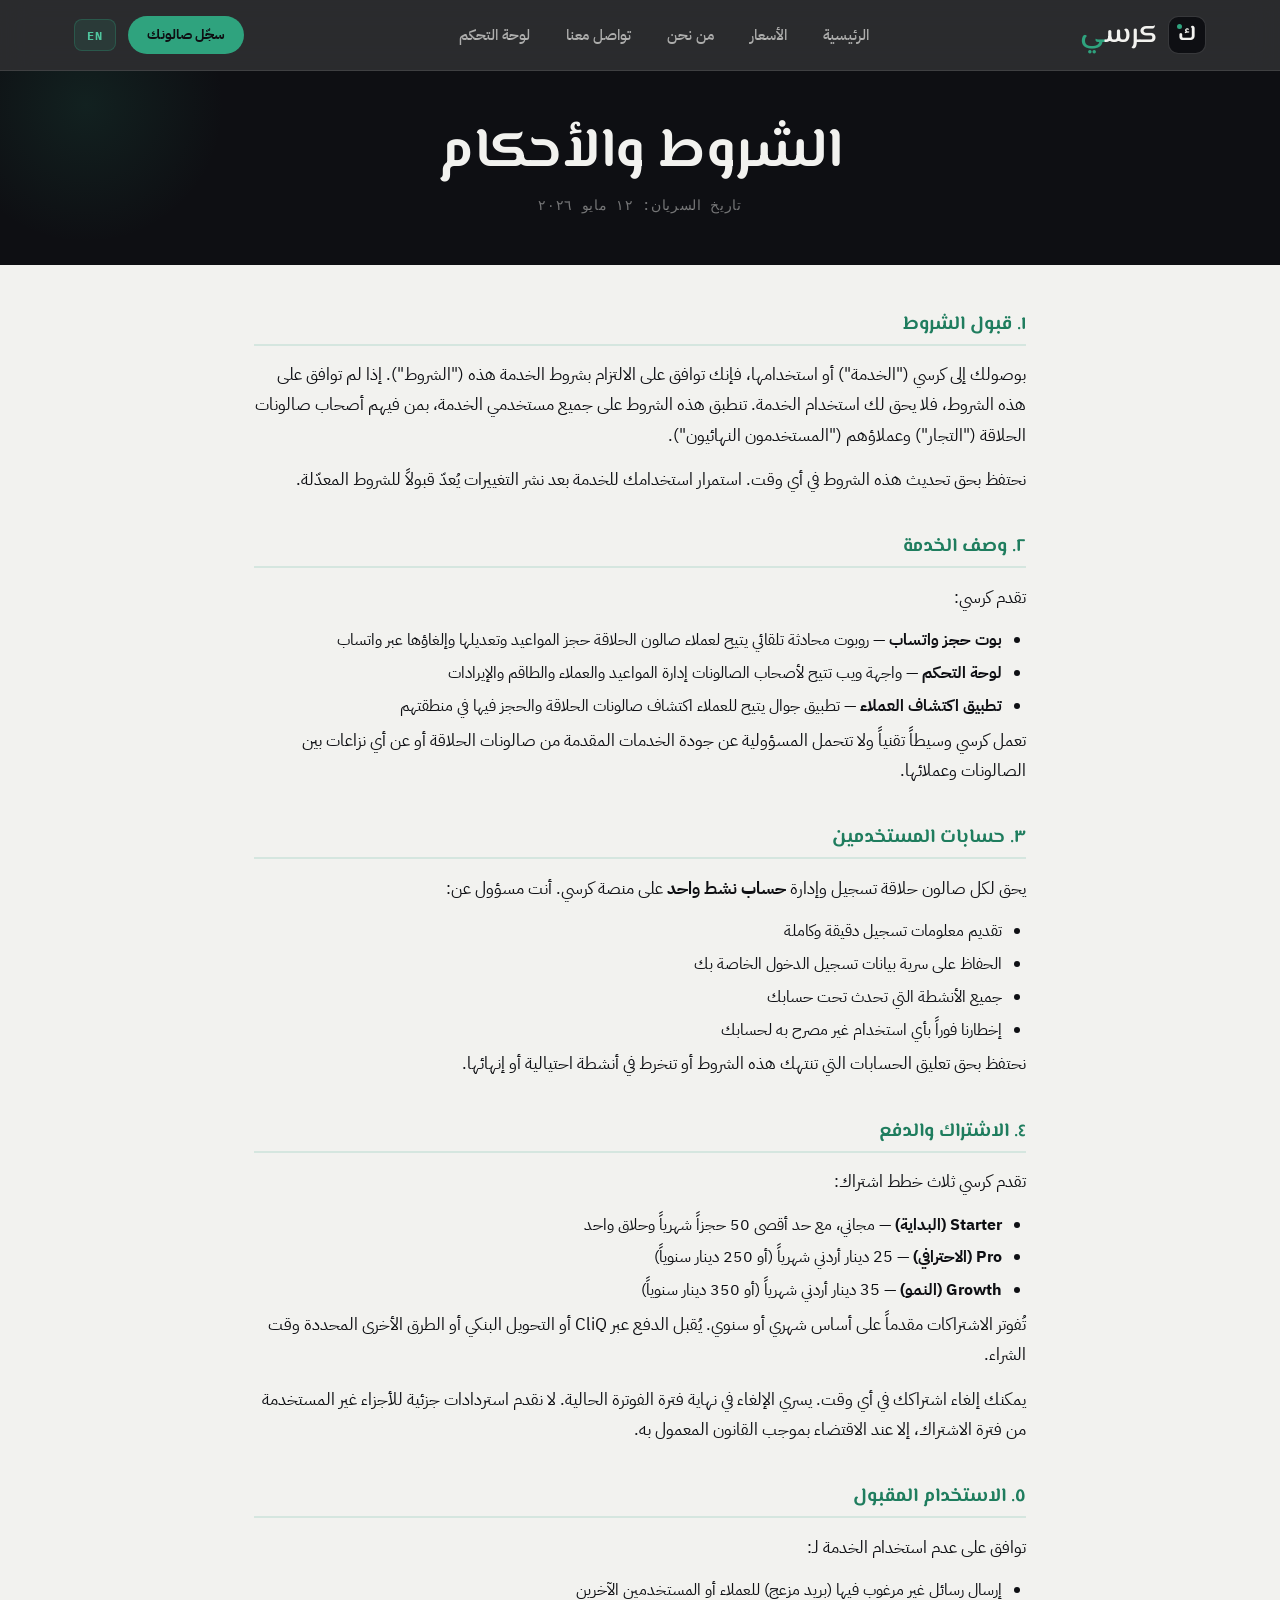
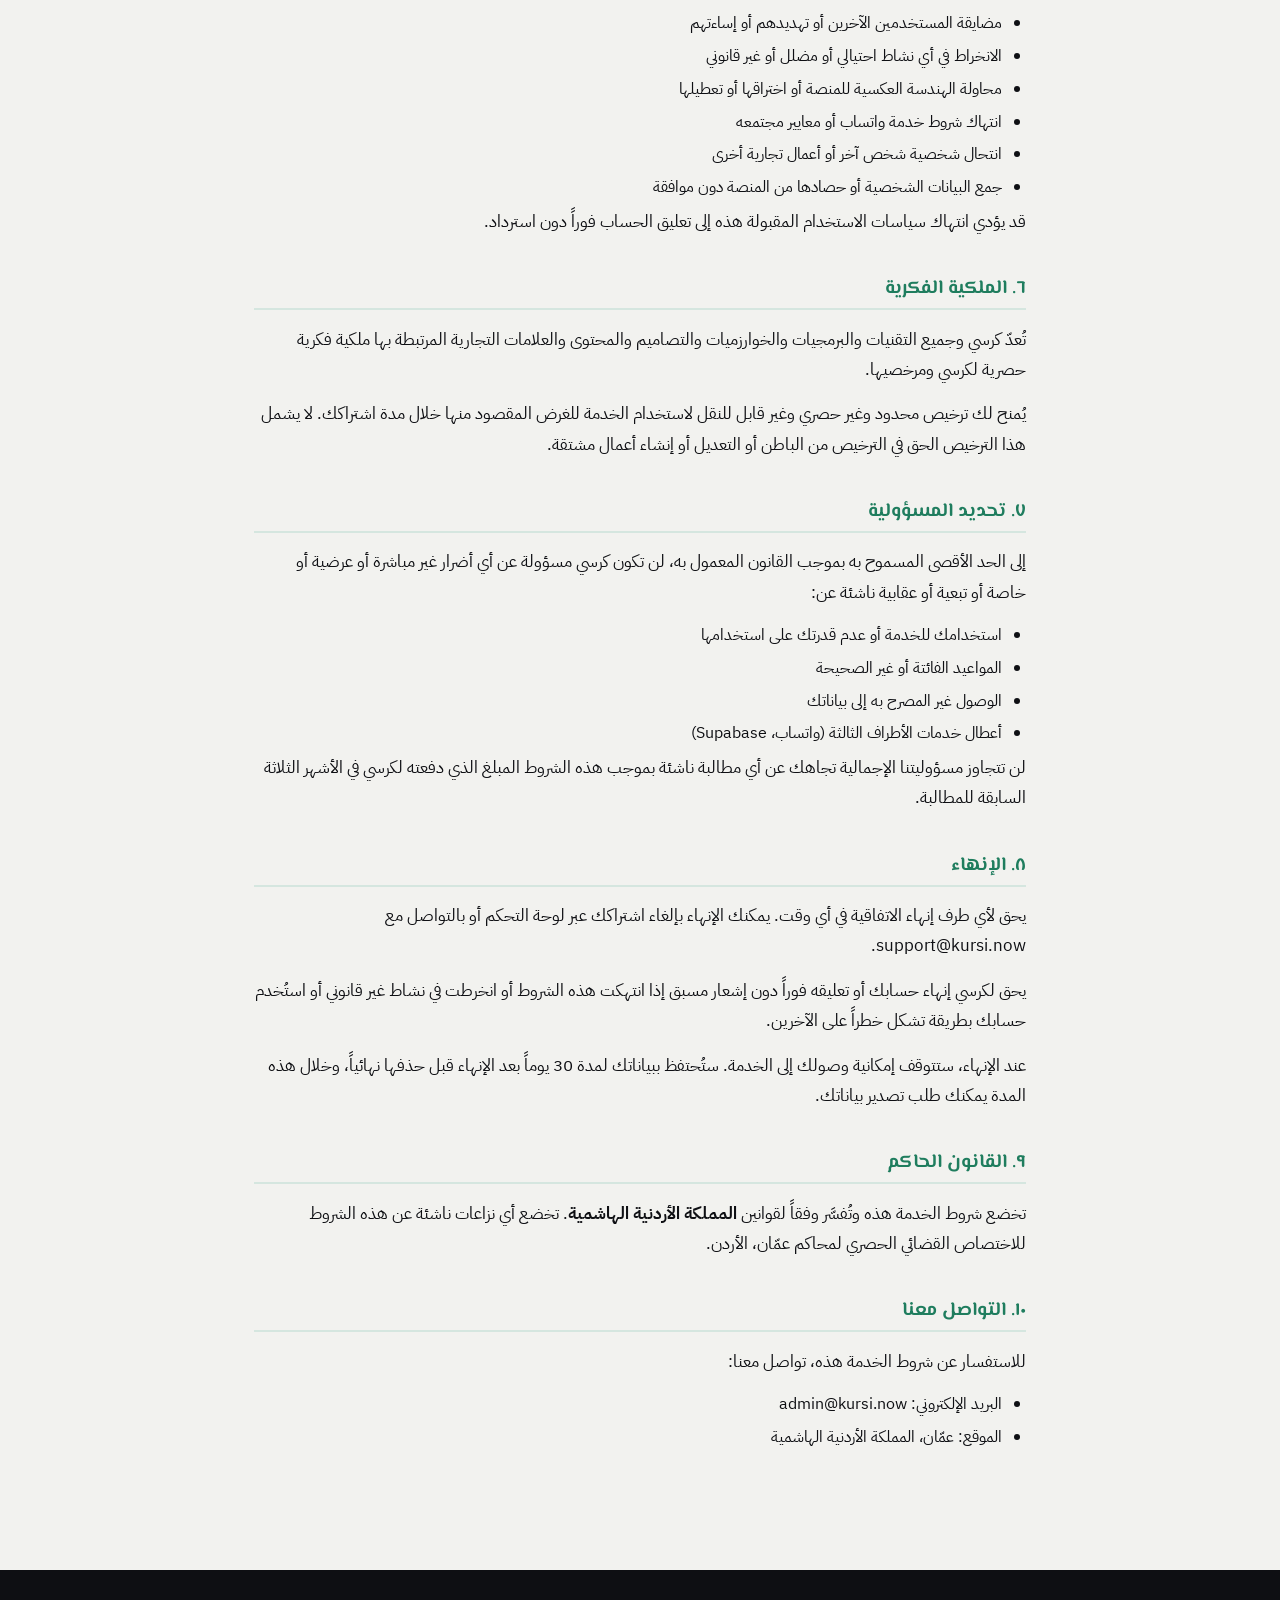
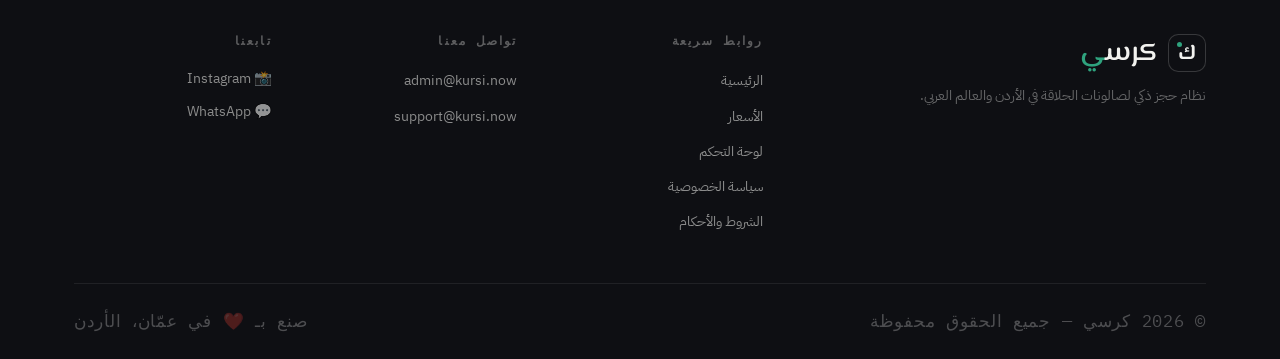
<file: terms.html>
<!DOCTYPE html>
<html dir="rtl" lang="ar">
<head>
  <meta charset="UTF-8">
  <meta name="viewport" content="width=device-width, initial-scale=1.0">
  <title>الشروط والأحكام — كرسي</title>
  <meta name="description" content="شروط وأحكام استخدام منصة كرسي للحجز عبر واتساب.">
  <meta property="og:title" content="الشروط والأحكام — كرسي">
  <meta property="og:description" content="أول نظام حجز واتساب لصالونات الحلاقة في الأردن">
  <meta property="og:url" content="https://kursi.now/terms.html">
  <meta property="og:type" content="website">
  <meta property="og:locale" content="ar_JO">
  <meta name="twitter:card" content="summary">
  <link rel="canonical" href="https://kursi.now/terms.html">
  <link rel="icon" type="image/svg+xml" href="favicon.svg">
  <script>(function(){var l=new URLSearchParams(window.location.search).get('lang')||'ar';var h=document.documentElement;h.lang=l;h.dir=l==='ar'?'rtl':'ltr';h.setAttribute('data-lang-ready',l);}());</script>
  <link rel="stylesheet" href="css/style.css">
</head>
<body>

  <!-- ===== HEADER ===== -->
  <header class="header" id="header">
    <div class="container">
      <div class="header-inner">
        <a href="index.html" class="logo">
          <span class="logo-icon">✂️</span>
          <span class="logo-text"><span data-lang="ar">كرس<span class="logo-dot">ي</span></span><span data-lang="en">Kurs<span class="logo-dot">i</span></span></span>
        </a>
        <nav class="nav" id="nav" aria-label="القائمة الرئيسية">
          <ul class="nav-list">
            <li><a href="index.html" class="nav-link"><span data-lang="ar">الرئيسية</span><span data-lang="en">Home</span></a></li>
            <li><a href="pricing.html" class="nav-link"><span data-lang="ar">الأسعار</span><span data-lang="en">Pricing</span></a></li>
            <li><a href="about.html" class="nav-link"><span data-lang="ar">من نحن</span><span data-lang="en">About</span></a></li>
            <li><a href="contact.html" class="nav-link"><span data-lang="ar">تواصل معنا</span><span data-lang="en">Contact</span></a></li>
            <li><a href="https://app.kursi.now" class="nav-link"><span data-lang="ar">لوحة التحكم</span><span data-lang="en">Dashboard</span></a></li>
            <li><a href="register.html" class="nav-link nav-register-btn"><span data-lang="ar">سجّل صالونك</span><span data-lang="en">Register</span></a></li>
          </ul>
        </nav>
        <div class="header-actions">
          <a href="register.html" class="btn-nav-cta"><span data-lang="ar">سجّل صالونك</span><span data-lang="en">Register</span></a>
          <button id="lang-toggle" class="lang-toggle" aria-label="Switch language">EN</button>
          <button class="hamburger" id="hamburger" aria-label="فتح القائمة" aria-expanded="false">
            <span></span><span></span><span></span>
          </button>
        </div>
      </div>
    </div>
  </header>

  <main>

    <!-- ===== LEGAL HERO ===== -->
    <section class="legal-hero">
      <div class="container text-center">
        <h1>
          <span data-lang="ar">الشروط والأحكام</span>
          <span data-lang="en">Terms of Service</span>
        </h1>
        <p class="effective-date">
          <span data-lang="ar">تاريخ السريان: ١٢ مايو ٢٠٢٦</span>
          <span data-lang="en">Effective Date: May 12, 2026</span>
        </p>
      </div>
    </section>

    <!-- ===== ENGLISH VERSION ===== -->
    <div class="legal-content ltr-section" data-lang="en" lang="en" dir="ltr">

      <div class="legal-section">
        <h2>1. Acceptance of Terms</h2>
        <p>By accessing or using Kursi ("the Service"), you agree to be bound by these Terms of Service ("Terms"). If you do not agree to these Terms, you may not use the Service. These Terms apply to all users of the Service, including barbershop owners ("Merchants") and their clients ("End Users").</p>
        <p>We reserve the right to update these Terms at any time. Continued use of the Service after changes are posted constitutes your acceptance of the revised Terms.</p>
      </div>

      <div class="legal-section">
        <h2>2. Description of Service</h2>
        <p>Kursi provides:</p>
        <ul>
          <li><strong>WhatsApp Booking Bot</strong> — an automated chatbot that allows barbershop clients to book, modify, and cancel appointments via WhatsApp</li>
          <li><strong>Management Dashboard</strong> — a web-based interface for barbershop owners to manage appointments, clients, staff, and revenue</li>
          <li><strong>Client Discovery App</strong> — a mobile application allowing clients to discover and book barbershops in their area</li>
        </ul>
        <p>Kursi acts as a technology intermediary and is not responsible for the quality of services provided by barbershops or for any disputes between barbershops and their clients.</p>
      </div>

      <div class="legal-section">
        <h2>3. User Accounts</h2>
        <p>Each barbershop may register and maintain <strong>one active account</strong> on the Kursi platform. You are responsible for:</p>
        <ul>
          <li>Providing accurate and complete registration information</li>
          <li>Maintaining the confidentiality of your login credentials</li>
          <li>All activities that occur under your account</li>
          <li>Notifying us immediately of any unauthorized use of your account</li>
        </ul>
        <p>We reserve the right to suspend or terminate accounts that violate these Terms or engage in fraudulent activity.</p>
      </div>

      <div class="legal-section">
        <h2>4. Subscription and Payment</h2>
        <p>Kursi offers three subscription tiers:</p>
        <ul>
          <li><strong>Starter</strong> — Free, limited to 50 bookings per month and one barber</li>
          <li><strong>Pro</strong> — 25 JOD per month (or 250 JOD per year)</li>
          <li><strong>Growth</strong> — 35 JOD per month (or 350 JOD per year)</li>
        </ul>
        <p>Subscriptions are billed in advance on a monthly or annual basis. Payment is accepted via CliQ, bank transfer, or other methods as specified at the time of purchase.</p>
        <p>You may cancel your subscription at any time. Cancellation takes effect at the end of the current billing period. We do not offer partial refunds for unused portions of a subscription period, except where required by applicable law.</p>
        <p>We reserve the right to change pricing with 30 days' notice. Existing subscribers will be notified via email and/or WhatsApp before any price changes take effect.</p>
      </div>

      <div class="legal-section">
        <h2>5. Acceptable Use</h2>
        <p>You agree not to use the Service to:</p>
        <ul>
          <li>Send unsolicited messages (spam) to clients or other users</li>
          <li>Harass, threaten, or abuse other users</li>
          <li>Engage in any fraudulent, deceptive, or illegal activity</li>
          <li>Attempt to reverse engineer, hack, or disrupt the platform</li>
          <li>Violate WhatsApp's Terms of Service or Community Standards</li>
          <li>Impersonate another person or business</li>
          <li>Collect or harvest personal data from the platform without consent</li>
          <li>Use the service for any purpose other than legitimate appointment booking and management</li>
        </ul>
        <p>Violation of these acceptable use policies may result in immediate account suspension without refund.</p>
      </div>

      <div class="legal-section">
        <h2>6. Intellectual Property</h2>
        <p>Kursi and all related technology, software, algorithms, designs, content, trademarks, and service marks are the exclusive intellectual property of Kursi and its licensors.</p>
        <p>You are granted a limited, non-exclusive, non-transferable license to use the Service for its intended purpose during the term of your subscription. This license does not include the right to sublicense, modify, or create derivative works.</p>
        <p>You retain ownership of all data you input into the platform (barbershop information, client records). You grant Kursi a limited license to store and process this data solely to provide the Service.</p>
      </div>

      <div class="legal-section">
        <h2>7. Limitation of Liability</h2>
        <p>To the maximum extent permitted by applicable law, Kursi shall not be liable for any indirect, incidental, special, consequential, or punitive damages arising from:</p>
        <ul>
          <li>Your use of or inability to use the Service</li>
          <li>Missed or incorrect appointments</li>
          <li>Unauthorized access to your data</li>
          <li>Third-party services (WhatsApp, Supabase) failures</li>
          <li>Any other matter relating to the Service</li>
        </ul>
        <p>Our total liability to you for any claim arising under these Terms shall not exceed the amount you paid to Kursi in the three months preceding the claim.</p>
      </div>

      <div class="legal-section">
        <h2>8. Termination</h2>
        <p>Either party may terminate the agreement at any time. You may terminate by cancelling your subscription through the dashboard or by contacting support@kursi.now.</p>
        <p>Kursi may terminate or suspend your account immediately, without prior notice, if you violate these Terms, engage in illegal activity, or your account is used in a manner that poses a risk to others.</p>
        <p>Upon termination, your access to the Service will cease. Your data will be retained for 30 days after termination before being permanently deleted, during which time you may request an export.</p>
      </div>

      <div class="legal-section">
        <h2>9. Governing Law</h2>
        <p>These Terms of Service shall be governed by and construed in accordance with the laws of the <strong>Hashemite Kingdom of Jordan</strong>. Any disputes arising from these Terms shall be subject to the exclusive jurisdiction of the courts of Amman, Jordan.</p>
      </div>

      <div class="legal-section">
        <h2>10. Contact</h2>
        <p>For questions about these Terms of Service, contact us:</p>
        <ul>
          <li>Email: <a href="mailto:admin@kursi.now">admin@kursi.now</a></li>
          <li>Location: Amman, Hashemite Kingdom of Jordan</li>
        </ul>
      </div>

    </div>

    <!-- ===== ARABIC VERSION ===== -->
    <div class="legal-content" data-lang="ar" lang="ar" dir="rtl">

      <div class="legal-section">
        <h2>١. قبول الشروط</h2>
        <p>بوصولك إلى كرسي ("الخدمة") أو استخدامها، فإنك توافق على الالتزام بشروط الخدمة هذه ("الشروط"). إذا لم توافق على هذه الشروط، فلا يحق لك استخدام الخدمة. تنطبق هذه الشروط على جميع مستخدمي الخدمة، بمن فيهم أصحاب صالونات الحلاقة ("التجار") وعملاؤهم ("المستخدمون النهائيون").</p>
        <p>نحتفظ بحق تحديث هذه الشروط في أي وقت. استمرار استخدامك للخدمة بعد نشر التغييرات يُعدّ قبولاً للشروط المعدّلة.</p>
      </div>

      <div class="legal-section">
        <h2>٢. وصف الخدمة</h2>
        <p>تقدم كرسي:</p>
        <ul>
          <li><strong>بوت حجز واتساب</strong> — روبوت محادثة تلقائي يتيح لعملاء صالون الحلاقة حجز المواعيد وتعديلها وإلغاؤها عبر واتساب</li>
          <li><strong>لوحة التحكم</strong> — واجهة ويب تتيح لأصحاب الصالونات إدارة المواعيد والعملاء والطاقم والإيرادات</li>
          <li><strong>تطبيق اكتشاف العملاء</strong> — تطبيق جوال يتيح للعملاء اكتشاف صالونات الحلاقة والحجز فيها في منطقتهم</li>
        </ul>
        <p>تعمل كرسي وسيطاً تقنياً ولا تتحمل المسؤولية عن جودة الخدمات المقدمة من صالونات الحلاقة أو عن أي نزاعات بين الصالونات وعملائها.</p>
      </div>

      <div class="legal-section">
        <h2>٣. حسابات المستخدمين</h2>
        <p>يحق لكل صالون حلاقة تسجيل وإدارة <strong>حساب نشط واحد</strong> على منصة كرسي. أنت مسؤول عن:</p>
        <ul>
          <li>تقديم معلومات تسجيل دقيقة وكاملة</li>
          <li>الحفاظ على سرية بيانات تسجيل الدخول الخاصة بك</li>
          <li>جميع الأنشطة التي تحدث تحت حسابك</li>
          <li>إخطارنا فوراً بأي استخدام غير مصرح به لحسابك</li>
        </ul>
        <p>نحتفظ بحق تعليق الحسابات التي تنتهك هذه الشروط أو تنخرط في أنشطة احتيالية أو إنهائها.</p>
      </div>

      <div class="legal-section">
        <h2>٤. الاشتراك والدفع</h2>
        <p>تقدم كرسي ثلاث خطط اشتراك:</p>
        <ul>
          <li><strong>Starter (البداية)</strong> — مجاني، مع حد أقصى 50 حجزاً شهرياً وحلاق واحد</li>
          <li><strong>Pro (الاحترافي)</strong> — 25 دينار أردني شهرياً (أو 250 دينار سنوياً)</li>
          <li><strong>Growth (النمو)</strong> — 35 دينار أردني شهرياً (أو 350 دينار سنوياً)</li>
        </ul>
        <p>تُفوتر الاشتراكات مقدماً على أساس شهري أو سنوي. يُقبل الدفع عبر CliQ أو التحويل البنكي أو الطرق الأخرى المحددة وقت الشراء.</p>
        <p>يمكنك إلغاء اشتراكك في أي وقت. يسري الإلغاء في نهاية فترة الفوترة الحالية. لا نقدم استردادات جزئية للأجزاء غير المستخدمة من فترة الاشتراك، إلا عند الاقتضاء بموجب القانون المعمول به.</p>
      </div>

      <div class="legal-section">
        <h2>٥. الاستخدام المقبول</h2>
        <p>توافق على عدم استخدام الخدمة لـ:</p>
        <ul>
          <li>إرسال رسائل غير مرغوب فيها (بريد مزعج) للعملاء أو المستخدمين الآخرين</li>
          <li>مضايقة المستخدمين الآخرين أو تهديدهم أو إساءتهم</li>
          <li>الانخراط في أي نشاط احتيالي أو مضلل أو غير قانوني</li>
          <li>محاولة الهندسة العكسية للمنصة أو اختراقها أو تعطيلها</li>
          <li>انتهاك شروط خدمة واتساب أو معايير مجتمعه</li>
          <li>انتحال شخصية شخص آخر أو أعمال تجارية أخرى</li>
          <li>جمع البيانات الشخصية أو حصادها من المنصة دون موافقة</li>
        </ul>
        <p>قد يؤدي انتهاك سياسات الاستخدام المقبولة هذه إلى تعليق الحساب فوراً دون استرداد.</p>
      </div>

      <div class="legal-section">
        <h2>٦. الملكية الفكرية</h2>
        <p>تُعدّ كرسي وجميع التقنيات والبرمجيات والخوارزميات والتصاميم والمحتوى والعلامات التجارية المرتبطة بها ملكية فكرية حصرية لكرسي ومرخصيها.</p>
        <p>يُمنح لك ترخيص محدود وغير حصري وغير قابل للنقل لاستخدام الخدمة للغرض المقصود منها خلال مدة اشتراكك. لا يشمل هذا الترخيص الحق في الترخيص من الباطن أو التعديل أو إنشاء أعمال مشتقة.</p>
      </div>

      <div class="legal-section">
        <h2>٧. تحديد المسؤولية</h2>
        <p>إلى الحد الأقصى المسموح به بموجب القانون المعمول به، لن تكون كرسي مسؤولة عن أي أضرار غير مباشرة أو عرضية أو خاصة أو تبعية أو عقابية ناشئة عن:</p>
        <ul>
          <li>استخدامك للخدمة أو عدم قدرتك على استخدامها</li>
          <li>المواعيد الفائتة أو غير الصحيحة</li>
          <li>الوصول غير المصرح به إلى بياناتك</li>
          <li>أعطال خدمات الأطراف الثالثة (واتساب، Supabase)</li>
        </ul>
        <p>لن تتجاوز مسؤوليتنا الإجمالية تجاهك عن أي مطالبة ناشئة بموجب هذه الشروط المبلغ الذي دفعته لكرسي في الأشهر الثلاثة السابقة للمطالبة.</p>
      </div>

      <div class="legal-section">
        <h2>٨. الإنهاء</h2>
        <p>يحق لأي طرف إنهاء الاتفاقية في أي وقت. يمكنك الإنهاء بإلغاء اشتراكك عبر لوحة التحكم أو بالتواصل مع support@kursi.now.</p>
        <p>يحق لكرسي إنهاء حسابك أو تعليقه فوراً دون إشعار مسبق إذا انتهكت هذه الشروط أو انخرطت في نشاط غير قانوني أو استُخدم حسابك بطريقة تشكل خطراً على الآخرين.</p>
        <p>عند الإنهاء، ستتوقف إمكانية وصولك إلى الخدمة. ستُحتفظ ببياناتك لمدة 30 يوماً بعد الإنهاء قبل حذفها نهائياً، وخلال هذه المدة يمكنك طلب تصدير بياناتك.</p>
      </div>

      <div class="legal-section">
        <h2>٩. القانون الحاكم</h2>
        <p>تخضع شروط الخدمة هذه وتُفسَّر وفقاً لقوانين <strong>المملكة الأردنية الهاشمية</strong>. تخضع أي نزاعات ناشئة عن هذه الشروط للاختصاص القضائي الحصري لمحاكم عمّان، الأردن.</p>
      </div>

      <div class="legal-section">
        <h2>١٠. التواصل معنا</h2>
        <p>للاستفسار عن شروط الخدمة هذه، تواصل معنا:</p>
        <ul>
          <li>البريد الإلكتروني: <a href="mailto:admin@kursi.now">admin@kursi.now</a></li>
          <li>الموقع: عمّان، المملكة الأردنية الهاشمية</li>
        </ul>
      </div>

    </div>

  </main>

  <!-- ===== FOOTER ===== -->
  <footer class="footer">
    <div class="container">
      <div class="footer-grid">
        <div class="footer-brand">
          <a href="index.html" class="logo">
            <span class="logo-icon">✂️</span>
            <span class="logo-text"><span data-lang="ar">كرس<span class="logo-dot">ي</span></span><span data-lang="en">Kurs<span class="logo-dot">i</span></span></span>
          </a>
          <p><span data-lang="ar">نظام حجز ذكي لصالونات الحلاقة في الأردن والعالم العربي.</span><span data-lang="en">Smart booking system for barbershops in Jordan and the Arab world.</span></p>
        </div>
        <div>
          <h4><span data-lang="ar">روابط سريعة</span><span data-lang="en">Quick Links</span></h4>
          <ul>
            <li><a href="index.html"><span data-lang="ar">الرئيسية</span><span data-lang="en">Home</span></a></li>
            <li><a href="pricing.html"><span data-lang="ar">الأسعار</span><span data-lang="en">Pricing</span></a></li>
            <li><a href="https://app.kursi.now"><span data-lang="ar">لوحة التحكم</span><span data-lang="en">Dashboard</span></a></li>
            <li><a href="privacy.html"><span data-lang="ar">سياسة الخصوصية</span><span data-lang="en">Privacy Policy</span></a></li>
            <li><a href="terms.html"><span data-lang="ar">الشروط والأحكام</span><span data-lang="en">Terms of Service</span></a></li>
          </ul>
        </div>
        <div>
          <h4><span data-lang="ar">تواصل معنا</span><span data-lang="en">Contact Us</span></h4>
          <ul>
            <li><a href="mailto:admin@kursi.now">admin@kursi.now</a></li>
            <li><a href="mailto:support@kursi.now">support@kursi.now</a></li>
          </ul>
        </div>
        <div>
          <h4><span data-lang="ar">تابعنا</span><span data-lang="en">Follow Us</span></h4>
          <div class="social-links">
            <a href="#" class="social-link">📸 Instagram</a>
            <a href="https://wa.me/962795070844" class="social-link social-wa" target="_blank" rel="noopener">💬 WhatsApp</a>
          </div>
        </div>
      </div>
      <div class="footer-bottom">
        <p><span data-lang="ar">© 2026 كرسي — جميع الحقوق محفوظة</span><span data-lang="en">© 2026 Kursi — All rights reserved</span></p>
        <p><span data-lang="ar">صنع بـ ❤️ في عمّان، الأردن</span><span data-lang="en">Made with ❤️ in Amman, Jordan</span></p>
      </div>
    </div>
  </footer>

  <button id="back-to-top" class="back-to-top" aria-label="العودة للأعلى">↑</button>
  <script src="js/main.js"></script>
</body>
</html>
</file>
<file: css/style.css>
/* ============================================
   KURSI — SHARED STYLESHEET
   ============================================ */

@import url('https://fonts.googleapis.com/css2?family=El+Messiri:wght@400;500;600;700&family=IBM+Plex+Sans+Arabic:wght@300;400;500;600;700&family=Archivo:wght@400;500;600;700;800&family=IBM+Plex+Mono:wght@400;500;600&display=swap');

/* === CSS VARIABLES === */
:root {
  --primary:      #0E0F13;
  --ink-2:        #181B21;
  --ink-3:        #232730;
  --accent:       #2FA37E;
  --accent-dark:  #1F7D5E;
  --accent-light: rgba(47,163,126,0.12);
  --accent-br:    #4FC59E;
  --cta:          #25D366;
  --cta-dark:     #1ea855;
  --bg:           #F2F2EF;
  --bg-2:         #E7E8E5;
  --text:         #0E0F13;
  --text-muted:   #8B9097;
  --gray-light:   #E7E8E5;
  --border:       #D3D5D2;
  --radius-card:  18px;
  --radius-btn:   30px;
  --max-width:    1180px;
  --font:         "IBM Plex Sans Arabic", -apple-system, BlinkMacSystemFont, 'Segoe UI', Arial, sans-serif;
  --font-serif:   "El Messiri", serif;
  --font-disp:    "Archivo", sans-serif;
  --font-mono:    "IBM Plex Mono", monospace;
  --shadow-sm:    0 2px 8px rgba(0,0,0,0.06);
  --shadow:       0 8px 24px rgba(0,0,0,0.1);
  --shadow-lg:    0 30px 60px -28px rgba(0,0,0,0.5);
  --transition:   all 0.15s ease;
}

/* === LANGUAGE FLASH PREVENTION === */
[data-lang-ready="en"] [data-lang="ar"] { display: none !important; }
[data-lang-ready="ar"] [data-lang="en"] { display: none !important; }

/* === RESET === */
*, *::before, *::after { box-sizing: border-box; margin: 0; padding: 0; }
html { scroll-behavior: smooth; }
body {
  font-family: var(--font);
  color: var(--text);
  background: var(--bg);
  line-height: 1.65;
  -webkit-font-smoothing: antialiased;
}
::selection { background: var(--accent); color: var(--text); }
img  { max-width: 100%; height: auto; display: block; }
a    { color: inherit; text-decoration: none; }
ul   { list-style: none; }
button { cursor: pointer; border: none; background: none; font-family: inherit; }

/* === TYPOGRAPHY === */
h1, h2, h3, h4, h5 { font-family: var(--font-serif); line-height: 1.2; font-weight: 700; }
h1 { font-size: clamp(2rem, 5vw, 3.5rem); }
h2 { font-size: clamp(1.6rem, 4vw, 2.5rem); }
h3 { font-size: clamp(1.2rem, 3vw, 1.5rem); }
p  { font-size: 1.05rem; }

/* === LAYOUT === */
.container {
  max-width: var(--max-width);
  margin: 0 auto;
  padding: 0 1.5rem;
}
.section     { padding: 5rem 0; }
.section-alt { background: var(--primary); color: var(--bg); }

.section-header { text-align: center; margin-bottom: 3rem; }
.section-header h2 { margin-bottom: 1rem; }
.section-header p  { color: var(--text-muted); max-width: 600px; margin: 0 auto; }
.section-alt .section-header h2 { color: var(--bg); }
.section-alt .section-header p  { color: rgba(242,242,239,0.65); }

.grid-3 { display: grid; grid-template-columns: repeat(3,1fr); gap: 2rem; }
.grid-2 { display: grid; grid-template-columns: repeat(2,1fr); gap: 2rem; }

/* === SCROLL ANIMATIONS === */
.animate-up {
  opacity: 0;
  transform: translateY(28px);
  transition: opacity 0.65s ease, transform 0.65s ease;
}
.animate-up.visible {
  opacity: 1;
  transform: translateY(0);
}

/* === BUTTONS === */
.btn {
  display: inline-flex;
  align-items: center;
  justify-content: center;
  gap: 0.5rem;
  padding: 0.85rem 2rem;
  border-radius: var(--radius-btn);
  font-size: 1rem;
  font-weight: 600;
  font-family: var(--font);
  transition: var(--transition);
  white-space: nowrap;
  border: none;
  cursor: pointer;
  min-height: 44px;
}
.btn:hover { transform: translateY(-1px); }
.btn-primary { background: var(--accent); color: var(--text); }
.btn-primary:hover { background: var(--accent-br); }
.btn-cta     { background: var(--cta); color: #fff; animation: pulse-cta 2.8s ease-in-out infinite; }
.btn-cta:hover { background: var(--cta-dark); animation: none; }
.btn-outline  { border: 2px solid var(--accent); color: var(--accent); background: transparent; }
.btn-outline:hover { background: var(--accent); color: var(--text); }
.btn-ghost   { background: transparent; color: var(--bg); box-shadow: inset 0 0 0 1.5px rgba(242,242,239,0.35); }
.btn-ghost:hover { box-shadow: inset 0 0 0 1.5px rgba(242,242,239,0.65); }
.btn-lg      { padding: 1rem 2.5rem; font-size: 1.1rem; }

@keyframes pulse-cta {
  0%, 100% { box-shadow: 0 0 0 0 rgba(37,211,102,0.45); }
  60%       { box-shadow: 0 0 0 14px rgba(37,211,102,0); }
}

/* === BADGE === */
.badge {
  display: inline-flex;
  align-items: center;
  gap: 0.4rem;
  background: var(--accent-light);
  color: var(--accent-dark);
  padding: 0.3rem 0.85rem;
  border-radius: 50px;
  font-size: 0.78rem;
  font-weight: 600;
  font-family: var(--font-mono);
  letter-spacing: 0.1em;
  text-transform: uppercase;
  margin-bottom: 1rem;
  border: 1px solid rgba(47,163,126,0.2);
}
.section-alt .badge { background: rgba(47,163,126,0.15); color: var(--accent-br); border-color: rgba(79,197,158,0.2); }
.cta-section .badge { background: rgba(14,15,19,0.1); color: var(--text); border-color: rgba(14,15,19,0.18); }
.hero .badge,
.page-hero .badge,
.about-hero .badge,
.legal-hero .badge { color: var(--accent-br); border-color: rgba(79,197,158,0.2); }

/* ============================================
   HEADER / NAVIGATION
   ============================================ */
.header {
  position: sticky;
  top: 0;
  z-index: 1000;
  background: rgba(14,15,19,0.88);
  backdrop-filter: blur(14px);
  -webkit-backdrop-filter: blur(14px);
  border-bottom: 1px solid rgba(242,242,239,0.1);
  transition: background 0.3s ease, box-shadow 0.3s ease;
}
.header.scrolled {
  background: rgba(14,15,19,0.97);
  box-shadow: 0 2px 24px rgba(0,0,0,0.35);
}

.header-inner {
  display: flex;
  align-items: center;
  justify-content: space-between;
  height: 70px;
  gap: 2rem;
  position: relative;
}

/* ── Logo ── */
.logo {
  display: inline-flex;
  align-items: center;
  gap: 0.6rem;
  flex-shrink: 0;
  text-decoration: none;
}

/* Seat mark (replaces scissors emoji via CSS) */
.logo-icon {
  font-size: 0;           /* hide emoji */
  width: 38px;
  height: 38px;
  min-width: 38px;
  border-radius: 27%;
  background: var(--text);
  border: 1.5px solid rgba(242,242,239,0.18);
  display: flex;
  align-items: center;
  justify-content: center;
  position: relative;
  flex-shrink: 0;
}
.logo-icon::before {
  content: 'ك';
  font-family: var(--font-serif);
  font-weight: 700;
  color: #F2F2EF;
  font-size: 1.35rem;
  line-height: 1;
  transform: translateY(5%);
  display: block;
  font-style: normal;
}
.logo-icon::after {
  content: '';
  position: absolute;
  width: 5px;
  height: 5px;
  border-radius: 50%;
  top: 19%;
  left: 22%;
  background: var(--accent);
}

.logo-text {
  font-family: var(--font-serif);
  font-weight: 600;
  font-size: 1.75rem;
  color: #F2F2EF;
  background: none;
  -webkit-text-fill-color: #F2F2EF;
  line-height: 1;
}
.logo-dot {
  color: var(--accent);
  -webkit-text-fill-color: var(--accent);
}

/* ── Nav ── */
.nav { display: flex; }
.nav-list {
  display: flex;
  align-items: center;
  gap: 0.25rem;
}
.nav-link {
  padding: 0.5rem 1rem;
  border-radius: 8px;
  color: rgba(242,242,239,0.65);
  font-weight: 500;
  transition: var(--transition);
  font-size: 0.95rem;
  position: relative;
}
.nav-link:hover { background: rgba(242,242,239,0.08); color: #F2F2EF; }
.nav-link.active {
  background: rgba(47,163,126,0.14);
  color: var(--accent-br);
}
.nav-link.active::after {
  content: '';
  position: absolute;
  bottom: 2px;
  inset-inline-start: 1rem;
  inset-inline-end: 1rem;
  height: 2px;
  background: var(--accent);
  border-radius: 2px;
}

/* Header Actions */
.header-actions { display: flex; align-items: center; gap: 0.75rem; flex-shrink: 0; }

/* Language Toggle Button */
.lang-toggle {
  background: rgba(47,163,126,0.12);
  border: 1.5px solid rgba(47,163,126,0.3);
  border-radius: 8px;
  padding: 0.3rem 0.75rem;
  font-size: 0.78rem;
  font-weight: 700;
  color: var(--accent-br);
  cursor: pointer;
  transition: var(--transition);
  font-family: var(--font-mono);
  letter-spacing: 0.06em;
  text-transform: uppercase;
  min-height: 32px;
}
.lang-toggle:hover {
  background: var(--accent);
  color: var(--text);
  border-color: var(--accent);
}

/* Hamburger */
.hamburger {
  display: none;
  flex-direction: column;
  justify-content: center;
  gap: 5px;
  width: 44px;
  height: 44px;
  padding: 11px;
  border-radius: 8px;
  transition: var(--transition);
}
.hamburger:hover { background: rgba(242,242,239,0.08); }
.hamburger span {
  display: block;
  width: 22px;
  height: 2px;
  background: #F2F2EF;
  border-radius: 2px;
  margin: 0 auto;
  transition: var(--transition);
}
.hamburger.open span:nth-child(1) { transform: translateY(7px) rotate(45deg); }
.hamburger.open span:nth-child(2) { opacity: 0; transform: scaleX(0); }
.hamburger.open span:nth-child(3) { transform: translateY(-7px) rotate(-45deg); }

/* ============================================
   HERO SECTION
   ============================================ */
.hero {
  padding: 5rem 0 3.5rem;
  background: var(--primary);
  color: var(--bg);
  position: relative;
  overflow: hidden;
}
.hero::before {
  content: '';
  position: absolute;
  top: -30%;
  left: -10%;
  width: 520px;
  height: 520px;
  border-radius: 50%;
  background: radial-gradient(circle, rgba(47,163,126,0.16), transparent 65%);
  pointer-events: none;
}

/* Two-column hero layout */
.hero-layout {
  position: relative;
  display: flex;
  align-items: center;
  gap: 4rem;
  padding-bottom: 3rem;
}
.hero-content {
  flex: 1;
  text-align: start;
}
.hero h1 { color: var(--bg); margin-bottom: 1.25rem; }
.hero h1 .hl { color: var(--accent-br); }
.hero-sub {
  font-size: clamp(1rem, 2.5vw, 1.1rem);
  color: rgba(242,242,239,0.72);
  margin-bottom: 2.5rem;
  max-width: 480px;
}
.hero-ctas {
  display: flex;
  gap: 1rem;
  flex-wrap: wrap;
}

/* ======= WhatsApp Phone Mockup ======= */
.phone-mockup {
  width: 220px;
  height: 400px;
  flex-shrink: 0;
  overflow: hidden;
  position: relative;
  animation: float 4s ease-in-out infinite;
}

/* native 392px phone scaled to fit 220px wrapper */
.wa-phone {
  width: 392px;
  background: #0a0b0e;
  border-radius: 46px;
  padding: 11px;
  box-shadow: 0 0 0 2px #2a2d34, 0 30px 60px -20px rgba(0,0,0,.8);
  position: absolute;
  top: 0;
  left: -86px; /* centers 392px element in 220px: (220-392)/2 */
  transform: scale(0.561);
  transform-origin: top center;
}

.wa-screen {
  border-radius: 36px;
  overflow: hidden;
  background: #EAE6DD;
  display: flex;
  flex-direction: column;
  height: 691px; /* 400/0.561 - 22 padding = exact fit */
  direction: rtl;
  font-family: var(--font);
}

/* status bar */
.wa-statusbar {
  background: #15604A;
  color: #fff;
  height: 34px;
  display: flex;
  align-items: center;
  justify-content: space-between;
  padding: 0 22px 0 18px;
  font-size: 13px;
  font-weight: 500;
  direction: ltr;
  flex-shrink: 0;
}
.wa-sb-right { display: flex; align-items: center; gap: 6px; }
.wa-sb-right svg { width: 16px; height: 16px; fill: #fff; }
.wa-bat { display: inline-flex; align-items: center; gap: 2px; }
.wa-cell { width: 22px; height: 11px; border: 1.5px solid #fff; border-radius: 3px; position: relative; }
.wa-cell::after { content: ""; position: absolute; inset: 1.5px; width: 78%; background: #fff; border-radius: 1px; }
.wa-nub { width: 2px; height: 5px; background: #fff; border-radius: 0 2px 2px 0; }

/* chat header */
.wa-chathead {
  background: #15604A;
  color: #fff;
  display: flex;
  align-items: center;
  gap: 12px;
  padding: 8px 14px 11px;
  flex-shrink: 0;
}
.wa-back svg {
  width: 24px; height: 24px;
  stroke: #fff; stroke-width: 2.4; fill: none;
  stroke-linecap: round; stroke-linejoin: round;
}
.wa-av {
  width: 42px; height: 42px; border-radius: 50%;
  flex-shrink: 0; background: var(--accent);
  display: flex; align-items: center; justify-content: center;
  position: relative;
}
.wa-k {
  font-family: var(--font-serif);
  font-weight: 700; font-size: 23px;
  color: #0E0F13; transform: translateY(2px); display: inline-block;
}
.wa-spark {
  position: absolute; width: 5px; height: 5px; border-radius: 50%;
  top: 9px; right: 11px; background: #0E0F13;
}
.wa-who { flex: 1; line-height: 1.25; }
.wa-who b { font-size: 16.5px; font-weight: 600; display: block; }
.wa-who small { font-size: 12px; color: rgba(255,255,255,.78); }
.wa-acts svg {
  width: 21px; height: 21px;
  stroke: #fff; stroke-width: 1.9; fill: none;
  stroke-linecap: round; stroke-linejoin: round;
}

/* chat body */
.wa-chat {
  flex: 1;
  padding: 14px 12px 12px;
  background-color: #EAE6DD;
  background-image: url("data:image/svg+xml;utf8,<svg xmlns='http://www.w3.org/2000/svg' width='92' height='92' viewBox='0 0 92 92'><g fill='none' stroke='%23C9C2B4' stroke-width='1.4' stroke-linecap='round' opacity='0.5'><path d='M14 16c3-4 9-4 12 0'/><circle cx='66' cy='20' r='5'/><path d='M60 64h12M66 58v12'/><path d='M20 70l4 4 7-8'/><path d='M74 78c2-3 7-3 9 0'/><path d='M40 40c0-3 4-5 7-3'/></g></svg>");
  display: flex;
  flex-direction: column;
  gap: 7px;
  overflow: hidden;
}
.wa-daychip {
  align-self: center; background: #E4EBD4; color: #5b6b4a;
  font-size: 11.5px; font-weight: 500; padding: 5px 13px; border-radius: 9px;
}
.wa-enote {
  align-self: center; text-align: center; max-width: 84%;
  background: #FCF4CB; color: #6b6440;
  font-size: 11px; line-height: 1.5; padding: 7px 12px; border-radius: 9px;
}

/* bubbles */
.wa-row { display: flex; width: 100%; }
.wa-in  { justify-content: flex-start; }
.wa-out { justify-content: flex-end; }
.wa-bubble {
  max-width: 80%; padding: 7px 10px 6px; border-radius: 11px;
  font-size: 14.5px; line-height: 1.5; color: #0d1411;
  position: relative; box-shadow: 0 1px .5px rgba(0,0,0,.13);
  white-space: pre-wrap;
}
.wa-in  .wa-bubble { background: #fff; border-top-right-radius: 3px; }
.wa-out .wa-bubble { background: #DBF6CE; border-top-left-radius: 3px; }
.wa-meta {
  display: inline-flex; align-items: center; gap: 3px;
  float: left; margin: 3px 0 -2px;
  font-size: 10.5px; color: #8A9398; direction: ltr;
}
.wa-tick svg {
  width: 15px; height: 11px;
  stroke: #3A9AE8; stroke-width: 2; fill: none;
  stroke-linecap: round; stroke-linejoin: round;
}

/* quick-reply buttons */
.wa-qbtns { display: flex; flex-direction: column; gap: 1px; width: 80%; align-self: flex-start; margin-top: -3px; }
.wa-qrow  { display: flex; gap: 6px; }
.wa-qbtn  {
  flex: 1; background: #fff; color: #1F7D5E;
  text-align: center; font-size: 14px; font-weight: 600;
  padding: 10px 8px; border-radius: 9px;
  box-shadow: 0 1px .5px rgba(0,0,0,.13);
  display: flex; align-items: center; justify-content: center;
}

/* input bar */
.wa-inputbar {
  background: #EAE6DD; padding: 7px 10px 9px;
  display: flex; align-items: center; gap: 8px; flex-shrink: 0;
}
.wa-field {
  flex: 1; background: #fff; border-radius: 24px;
  display: flex; align-items: center; gap: 9px; padding: 9px 14px;
  box-shadow: 0 1px 1px rgba(0,0,0,.06);
}
.wa-ph { flex: 1; color: #9aa0a3; font-size: 14px; }
.wa-field svg {
  width: 20px; height: 20px;
  stroke: #7e858a; stroke-width: 1.8; fill: none;
  stroke-linecap: round; stroke-linejoin: round;
}
.wa-send {
  width: 44px; height: 44px; border-radius: 50%; flex-shrink: 0;
  background: #15604A; display: flex; align-items: center; justify-content: center;
}
.wa-send svg { width: 21px; height: 21px; stroke: #fff; stroke-width: 2; fill: #fff; }

@keyframes float {
  0%, 100% { transform: translateY(0); }
  50%       { transform: translateY(-14px); }
}

/* Hero Stats */
.hero-stats {
  display: flex;
  justify-content: center;
  gap: 3rem;
  padding-top: 2.5rem;
  border-top: 1px solid rgba(242,242,239,0.1);
  flex-wrap: wrap;
}
.hero-stat { text-align: center; }
.hero-stat-num   { display: block; font-size: 2.2rem; font-weight: 800; color: var(--accent-br); font-family: var(--font-disp); direction: ltr; }
.hero-stat-label { display: block; font-size: 0.88rem; color: rgba(242,242,239,0.55); margin-top: 0.2rem; }

/* ============================================
   TRUST BAR
   ============================================ */
.trust-bar {
  background: var(--primary);
  border-bottom: 1px solid rgba(242,242,239,0.07);
  padding: 0.9rem 0;
}
.trust-items {
  display: flex;
  justify-content: center;
  align-items: center;
  gap: 0;
  flex-wrap: wrap;
}
.trust-item {
  display: flex;
  align-items: center;
  gap: 0.45rem;
  font-size: 0.78rem;
  color: rgba(242,242,239,0.45);
  font-weight: 500;
  font-family: var(--font-mono);
  letter-spacing: 0.08em;
  text-transform: uppercase;
  padding: 0.3rem 1.5rem;
  border-inline-end: 1px solid rgba(242,242,239,0.08);
}
.trust-item:last-child { border-inline-end: none; }
.trust-item span { color: var(--accent-br); font-size: 1rem; }

/* ============================================
   FEATURES / CARDS
   ============================================ */
.feature-card {
  background: var(--bg);
  border: 1.5px solid var(--border);
  border-radius: var(--radius-card);
  padding: 2rem;
  transition: var(--transition);
  text-align: center;
}
.feature-card:hover {
  border-color: var(--accent);
  box-shadow: 0 12px 40px rgba(47,163,126,0.15);
  transform: translateY(-5px);
}
.feature-icon-wrap {
  width: 56px;
  height: 56px;
  background: var(--primary);
  border-radius: 16px;
  display: flex;
  align-items: center;
  justify-content: center;
  margin: 0 auto 1.25rem;
  font-size: 1.5rem;
  transition: var(--transition);
}
.feature-card:hover .feature-icon-wrap {
  background: var(--accent);
  transform: scale(1.08);
}
.feature-card h3 { margin-bottom: 0.75rem; }
.feature-card p  { color: var(--text-muted); }

/* ============================================
   HOW IT WORKS (dark section via .section-alt)
   ============================================ */
.steps { display: flex; flex-direction: column; gap: 0; max-width: 720px; margin: 0 auto; }
.step {
  display: flex;
  align-items: flex-start;
  gap: 1.5rem;
  background: rgba(242,242,239,0.04);
  border: 1px solid rgba(242,242,239,0.1);
  border-radius: var(--radius-card);
  padding: 2rem;
  transition: var(--transition);
  margin-bottom: 0;
}
.step:hover { border-color: var(--accent); box-shadow: 0 4px 20px rgba(47,163,126,0.15); }

/* Steps in a light section */
.section:not(.section-alt) .step {
  background: var(--bg);
  border-color: var(--border);
}

.step-connector {
  display: flex;
  align-items: center;
  justify-content: center;
  height: 1.5rem;
  color: var(--accent);
  opacity: 0.45;
  font-size: 1.1rem;
}
.step-num {
  width: 52px;
  height: 52px;
  min-width: 52px;
  background: var(--accent);
  color: var(--text);
  border-radius: 50%;
  display: flex;
  align-items: center;
  justify-content: center;
  font-size: 1.3rem;
  font-weight: 800;
  font-family: var(--font-serif);
  flex-shrink: 0;
  box-shadow: 0 4px 16px rgba(47,163,126,0.35);
}
.step-content h3 { margin-bottom: 0.4rem; color: var(--bg); }
.step-content p  { color: rgba(242,242,239,0.65); margin: 0; }
.section:not(.section-alt) .step-content h3 { color: var(--text); }
.section:not(.section-alt) .step-content p  { color: var(--text-muted); }

/* ============================================
   PRICING
   ============================================ */
.pricing-grid {
  display: grid;
  grid-template-columns: repeat(3,1fr);
  gap: 2rem;
  align-items: start;
}
.pricing-card {
  background: var(--bg);
  border: 1.5px solid var(--border);
  border-radius: var(--radius-card);
  padding: 2rem;
  transition: var(--transition);
  position: relative;
}
.pricing-card:hover {
  box-shadow: 0 16px 48px rgba(47,163,126,0.12);
  transform: translateY(-4px);
}
.pricing-card.featured {
  border-color: var(--accent);
  box-shadow: 0 8px 32px rgba(47,163,126,0.18);
}
.pricing-card.featured:hover {
  transform: translateY(-6px);
}
.pricing-badge {
  position: absolute;
  top: -14px;
  right: 50%;
  transform: translateX(50%);
  background: var(--accent);
  color: var(--text);
  padding: 0.3rem 1.2rem;
  border-radius: 50px;
  font-size: 0.75rem;
  font-weight: 700;
  white-space: nowrap;
  font-family: var(--font-mono);
  letter-spacing: 0.06em;
  text-transform: uppercase;
}
[dir="ltr"] .pricing-badge {
  right: auto;
  left: 50%;
  transform: translateX(-50%);
}
.pricing-card h3 { font-size: 1.3rem; margin-bottom: 0.3rem; }
.pricing-name-ar { font-size: 0.95rem; color: var(--text-muted); margin-bottom: 1.5rem; }
.pricing-price { font-size: 2.5rem; font-weight: 800; color: var(--primary); line-height: 1; font-family: var(--font-disp); direction: ltr; }
.pricing-price span { font-size: 1rem; font-weight: 400; color: var(--text-muted); }
.pricing-period { font-size: 0.88rem; color: var(--text-muted); margin: 0.4rem 0 1.75rem; }
.pricing-features { margin-bottom: 2rem; }
.pricing-features li {
  display: flex;
  align-items: flex-start;
  gap: 0.75rem;
  padding: 0.55rem 0;
  border-bottom: 1px solid var(--border);
  font-size: 0.95rem;
  line-height: 1.5;
  transition: color 0.15s;
}
.pricing-features li:hover { color: var(--accent-dark); }
.pricing-features li:last-child { border-bottom: none; }
.check { color: var(--cta); font-weight: 700; flex-shrink: 0; }
.cross { color: #dc3545; font-weight: 700; flex-shrink: 0; }
.pricing-cta { width: 100%; display: block; text-align: center; }

/* Pricing preview (homepage) */
.pricing-preview {
  display: grid;
  grid-template-columns: repeat(3,1fr);
  gap: 1.5rem;
  margin-bottom: 2.5rem;
}
.pricing-preview-card {
  background: var(--bg);
  border: 1.5px solid var(--border);
  border-radius: var(--radius-card);
  padding: 1.75rem 1.5rem;
  text-align: center;
  transition: var(--transition);
}
.pricing-preview-card:hover { box-shadow: var(--shadow); transform: translateY(-3px); }
.pricing-preview-card.featured { border-color: var(--accent); }
.pricing-preview-card h4 {
  font-size: 0.8rem;
  margin-bottom: 0.5rem;
  color: var(--text-muted);
  font-family: var(--font-mono);
  letter-spacing: 0.1em;
  text-transform: uppercase;
  font-weight: 600;
}
.pricing-preview-price { font-size: 2rem; font-weight: 800; color: var(--accent-dark); margin-bottom: 0.3rem; font-family: var(--font-disp); direction: ltr; }
.pricing-preview-price span { font-size: 0.9rem; font-weight: 400; color: var(--text-muted); font-family: var(--font); direction: inherit; }
.pricing-preview-card p { font-size: 0.88rem; color: var(--text-muted); margin: 0; }

/* Annual callout */
.annual-callout {
  background: var(--accent-light);
  border: 1.5px solid rgba(47,163,126,0.22);
  border-radius: var(--radius-card);
  padding: 1.25rem 2rem;
  text-align: center;
  margin-bottom: 2.5rem;
  font-size: 1rem;
}
.annual-callout strong { color: var(--accent-dark); }

/* ============================================
   TESTIMONIALS (dark bg via .section-alt)
   ============================================ */
.testimonial-card {
  background: rgba(242,242,239,0.04);
  border: 1px solid rgba(242,242,239,0.1);
  border-radius: var(--radius-card);
  padding: 2rem;
  transition: var(--transition);
  position: relative;
  overflow: hidden;
}
.section:not(.section-alt) .testimonial-card {
  background: var(--bg);
  border-color: var(--border);
}
.testimonial-card::before {
  content: '\201C';
  position: absolute;
  top: 0.25rem;
  inset-inline-end: 1.25rem;
  font-size: 5rem;
  color: rgba(47,163,126,0.2);
  font-family: Georgia, serif;
  line-height: 1;
  pointer-events: none;
  font-weight: 400;
}
.testimonial-card:hover { box-shadow: var(--shadow); transform: translateY(-3px); }
.testimonial-card.coming-soon { border-style: dashed; opacity: 0.72; }
.coming-soon-label {
  position: absolute;
  top: 1rem;
  inset-inline-start: 1rem;
  background: var(--accent);
  color: var(--text);
  padding: 0.15rem 0.7rem;
  border-radius: 50px;
  font-size: 0.7rem;
  font-weight: 700;
  font-family: var(--font-mono);
  letter-spacing: 0.06em;
  text-transform: uppercase;
}
.testimonial-stars { color: #ffc107; font-size: 1.1rem; margin-bottom: 1rem; letter-spacing: 2px; }
.testimonial-text  { color: rgba(242,242,239,0.68); margin-bottom: 1.5rem; font-style: italic; }
.section:not(.section-alt) .testimonial-text { color: var(--text-muted); }
.testimonial-author { display: flex; align-items: center; gap: 1rem; }
.testimonial-avatar {
  width: 48px;
  height: 48px;
  border-radius: 50%;
  background: rgba(47,163,126,0.12);
  display: flex;
  align-items: center;
  justify-content: center;
  font-size: 1.4rem;
  flex-shrink: 0;
  border: 2px solid rgba(47,163,126,0.25);
}
.testimonial-name { font-weight: 700; font-size: 0.95rem; color: var(--bg); }
.section:not(.section-alt) .testimonial-name { color: var(--text); }
.testimonial-role { font-size: 0.82rem; color: rgba(242,242,239,0.45); }
.section:not(.section-alt) .testimonial-role { color: var(--text-muted); }

/* ============================================
   CTA SECTION (emerald green)
   ============================================ */
.cta-section {
  background: var(--accent);
  color: var(--text);
  text-align: center;
  padding: 5rem 0;
}
.cta-section h2 { color: var(--text); margin-bottom: 1rem; }
.cta-section p  { color: rgba(14,15,19,0.65); margin-bottom: 2.5rem; font-size: 1.1rem; }
.cta-btns { display: flex; gap: 1rem; justify-content: center; flex-wrap: wrap; }

/* ============================================
   PAGE HERO (inner pages)
   ============================================ */
.page-hero {
  background: var(--primary);
  color: var(--bg);
  padding: 4rem 0;
  text-align: center;
  position: relative;
  overflow: hidden;
}
.page-hero::before {
  content: '';
  position: absolute;
  top: -40%;
  left: -5%;
  width: 400px;
  height: 400px;
  border-radius: 50%;
  background: radial-gradient(circle, rgba(47,163,126,0.14), transparent 65%);
  pointer-events: none;
}
.page-hero h1 { margin-bottom: 0.75rem; color: var(--bg); position: relative; }
.page-hero p  { color: rgba(242,242,239,0.68); font-size: 1.1rem; max-width: 600px; margin: 0 auto; position: relative; }

/* ============================================
   ABOUT PAGE
   ============================================ */
.about-hero {
  background: var(--primary);
  color: var(--bg);
  padding: 5rem 0;
  text-align: center;
  position: relative;
  overflow: hidden;
}
.about-hero::before {
  content: '';
  position: absolute;
  top: -40%;
  left: -8%;
  width: 520px;
  height: 520px;
  border-radius: 50%;
  background: radial-gradient(circle, rgba(47,163,126,0.14), transparent 65%);
  pointer-events: none;
}
.about-hero h1 { color: var(--bg); margin-bottom: 1rem; position: relative; }
.about-hero p  { color: rgba(242,242,239,0.72); max-width: 640px; margin: 0 auto; font-size: 1.1rem; position: relative; }

.value-card {
  background: var(--bg);
  border: 1.5px solid var(--border);
  border-radius: var(--radius-card);
  padding: 2rem;
  text-align: center;
  transition: var(--transition);
}
.value-card:hover { border-color: var(--accent); box-shadow: var(--shadow); transform: translateY(-3px); }
.value-icon { font-size: 2.5rem; margin-bottom: 1rem; }
.value-card h3 { color: var(--accent-dark); margin-bottom: 0.75rem; }
.value-card p  { color: var(--text-muted); margin: 0; }

.story-block {
  max-width: 780px;
  margin: 0 auto;
  background: var(--bg);
  border: 1.5px solid var(--border);
  border-radius: var(--radius-card);
  padding: 2.5rem;
}
.story-block p { margin-bottom: 1rem; }
.story-block p:last-child { margin-bottom: 0; }

.mission-banner {
  background: var(--accent);
  color: var(--text);
  border-radius: var(--radius-card);
  padding: 2.5rem;
  text-align: center;
  max-width: 780px;
  margin: 0 auto;
}
.mission-banner h3 { color: var(--text); font-size: 1.4rem; }

.team-card {
  display: flex;
  flex-direction: column;
  align-items: center;
  max-width: 260px;
  margin: 0 auto;
  text-align: center;
}
.team-avatar {
  width: 110px;
  height: 110px;
  border-radius: 50%;
  background: var(--accent-light);
  display: flex;
  align-items: center;
  justify-content: center;
  font-size: 3rem;
  margin-bottom: 1rem;
  border: 4px solid var(--accent);
}
.team-name { font-size: 1.1rem; font-weight: 700; margin-bottom: 0.25rem; }
.team-role { color: var(--accent-dark); font-size: 0.9rem; font-weight: 600; margin-bottom: 0.5rem; }
.team-bio  { color: var(--text-muted); font-size: 0.9rem; }

/* ============================================
   CONTACT PAGE
   ============================================ */
.contact-grid { display: grid; grid-template-columns: 1fr 1.6fr; gap: 3rem; align-items: start; }

.contact-info-card {
  background: var(--bg);
  border: 1.5px solid var(--border);
  border-radius: var(--radius-card);
  padding: 1.75rem;
  display: flex;
  align-items: flex-start;
  gap: 1.2rem;
  transition: var(--transition);
  margin-bottom: 1.2rem;
}
.contact-info-card:last-child { margin-bottom: 0; }
.contact-info-card:hover { border-color: var(--accent); box-shadow: var(--shadow-sm); }
.contact-icon { font-size: 1.8rem; flex-shrink: 0; line-height: 1; margin-top: 0.1rem; }
.contact-info-card h4 { margin-bottom: 0.3rem; font-size: 1rem; }
.contact-info-card p  { font-size: 0.92rem; color: var(--text-muted); margin: 0; }
.contact-info-card a  { color: var(--accent-dark); transition: var(--transition); }
.contact-info-card a:hover { color: var(--accent); text-decoration: underline; }

/* Contact Form */
.contact-form {
  background: var(--bg);
  border: 1.5px solid var(--border);
  border-radius: var(--radius-card);
  padding: 2.5rem;
}
.contact-form h3 { margin-bottom: 1.75rem; }
.form-group { margin-bottom: 1.5rem; }
.form-group label {
  display: block;
  margin-bottom: 0.5rem;
  font-weight: 600;
  font-size: 0.95rem;
}
.form-group input,
.form-group textarea {
  width: 100%;
  padding: 0.9rem 1rem;
  border: 1.5px solid var(--border);
  border-radius: 12px;
  font-family: var(--font);
  font-size: 1rem;
  color: var(--text);
  background: #fff;
  transition: var(--transition);
  direction: inherit;
}
.form-group input[type="email"],
.form-group input[type="tel"] { direction: ltr; text-align: start; }
.form-group input:focus,
.form-group textarea:focus {
  outline: none;
  border-color: var(--accent);
  box-shadow: 0 0 0 3px rgba(47,163,126,0.12);
}
.form-group textarea { resize: vertical; min-height: 150px; }
.form-submit { width: 100%; }

/* ============================================
   LEGAL PAGES (Privacy / Terms)
   ============================================ */
.legal-hero {
  background: var(--primary);
  color: var(--bg);
  padding: 3rem 0;
  position: relative;
  overflow: hidden;
}
.legal-hero::before {
  content: '';
  position: absolute;
  top: -60%;
  left: -5%;
  width: 300px;
  height: 300px;
  border-radius: 50%;
  background: radial-gradient(circle, rgba(47,163,126,0.12), transparent 65%);
  pointer-events: none;
}
.legal-hero h1 { margin-bottom: 0.5rem; color: var(--bg); position: relative; }
.legal-hero .effective-date { color: rgba(242,242,239,0.45); font-size: 0.85rem; margin: 0; position: relative; font-family: var(--font-mono); letter-spacing: 0.05em; }

.legal-content { max-width: 820px; margin: 0 auto; padding: 3rem 1.5rem 5rem; }
.legal-section { margin-bottom: 2.5rem; }
.legal-section h2 {
  font-size: 1.2rem;
  color: var(--accent-dark);
  margin-bottom: 0.9rem;
  padding-bottom: 0.5rem;
  border-bottom: 2px solid rgba(47,163,126,0.15);
}
.legal-section p  { margin-bottom: 0.9rem; color: var(--text); line-height: 1.8; }
.legal-section p:last-child { margin-bottom: 0; }
.legal-section ul { padding-inline-start: 1.5rem; margin-top: 0.5rem; }
.legal-section ul li { margin-bottom: 0.4rem; list-style: disc; color: var(--text); }

.ltr-section { direction: ltr; text-align: left; }
.ltr-section .legal-section h2 { text-align: left; }

/* ============================================
   FAQ
   ============================================ */
.faq-list { max-width: 720px; margin: 0 auto; }
.faq-item {
  border: 1.5px solid var(--border);
  border-radius: var(--radius-card);
  margin-bottom: 0.75rem;
  overflow: hidden;
}
.faq-question {
  width: 100%;
  padding: 1.2rem 1.5rem;
  display: flex;
  justify-content: space-between;
  align-items: center;
  font-size: 1rem;
  font-weight: 600;
  font-family: var(--font-serif);
  color: var(--text);
  text-align: start;
  transition: var(--transition);
}
.faq-question:hover  { background: var(--gray-light); }
.faq-question.open   { background: rgba(47,163,126,0.08); color: var(--accent-dark); }
.faq-icon {
  font-size: 1.2rem;
  transition: transform 0.3s ease;
  flex-shrink: 0;
  margin-inline-start: 0.5rem;
}
.faq-question.open .faq-icon { transform: rotate(45deg); }
.faq-answer { max-height: 0; overflow: hidden; transition: max-height 0.35s ease; }
.faq-answer.open { max-height: 300px; }
.faq-answer-inner { padding: 0.75rem 1.5rem 1.5rem; color: var(--text-muted); line-height: 1.7; }
.section-alt .faq-item { border-color: rgba(242,242,239,0.12); }
.section-alt .faq-question { color: var(--bg); }
.section-alt .faq-question:hover { background: rgba(242,242,239,0.06); }
.section-alt .faq-question.open { background: rgba(47,163,126,0.12); color: var(--accent-br); }
.section-alt .faq-answer-inner { color: rgba(242,242,239,0.65); }

/* ============================================
   FOOTER
   ============================================ */
.footer {
  background: var(--primary);
  color: rgba(242,242,239,0.65);
  padding: 4rem 0 0;
}
.footer-grid {
  display: grid;
  grid-template-columns: 2fr 1fr 1fr 1fr;
  gap: 3rem;
  padding-bottom: 3rem;
  border-bottom: 1px solid rgba(242,242,239,0.08);
}
.footer .logo-text { color: #F2F2EF !important; -webkit-text-fill-color: #F2F2EF !important; background: none !important; }
.footer-brand p { color: rgba(242,242,239,0.38); font-size: 0.9rem; margin-top: 0.75rem; line-height: 1.65; }
.footer h4 {
  color: rgba(242,242,239,0.35);
  margin-bottom: 1.2rem;
  font-size: 0.72rem;
  font-family: var(--font-mono);
  letter-spacing: 0.18em;
  text-transform: uppercase;
  font-weight: 600;
}
.footer ul { display: flex; flex-direction: column; gap: 0.55rem; }
.footer ul li a { color: rgba(242,242,239,0.55); font-size: 0.9rem; transition: var(--transition); }
.footer ul li a:hover { color: var(--accent-br); }
.social-links { display: flex; flex-direction: column; gap: 0.55rem; }
.social-link { color: rgba(242,242,239,0.55); font-size: 0.9rem; transition: var(--transition); }
.social-link:hover { color: var(--accent-br); }
.social-wa:hover { color: var(--cta) !important; }
.footer-bottom {
  padding: 1.5rem 0;
  display: flex;
  align-items: center;
  justify-content: space-between;
  font-size: 0.75rem;
  font-family: var(--font-mono);
  letter-spacing: 0.06em;
  color: rgba(242,242,239,0.28);
  flex-wrap: wrap;
  gap: 0.5rem;
}

/* Back to Top */
.back-to-top {
  position: fixed;
  bottom: 2rem;
  inset-inline-end: 2rem;
  width: 44px;
  height: 44px;
  border-radius: 50%;
  background: var(--accent);
  color: var(--text);
  font-size: 1.2rem;
  display: flex;
  align-items: center;
  justify-content: center;
  box-shadow: 0 4px 16px rgba(47,163,126,0.4);
  opacity: 0;
  pointer-events: none;
  transition: opacity 0.3s ease, transform 0.3s ease;
  z-index: 900;
  cursor: pointer;
}
.back-to-top.visible { opacity: 1; pointer-events: auto; }
.back-to-top:hover   { transform: translateY(-3px); background: var(--accent-dark); }

/* ============================================
   NAVBAR REGISTER CTA
   ============================================ */
.btn-nav-cta {
  background: var(--accent);
  color: var(--text);
  padding: 0.5rem 1.2rem;
  border-radius: var(--radius-btn);
  font-size: 0.85rem;
  font-weight: 700;
  transition: var(--transition);
  white-space: nowrap;
  display: inline-flex;
  align-items: center;
  gap: 0.3rem;
  min-height: 36px;
}
.btn-nav-cta:hover { background: var(--accent-br); transform: translateY(-1px); }

/* In hamburger menu (mobile) */
.nav-register-btn {
  background: var(--accent) !important;
  color: var(--text) !important;
  border-radius: var(--radius-btn) !important;
  text-align: center;
  margin-top: 0.5rem !important;
  font-weight: 700 !important;
}
.nav-register-btn:hover {
  background: var(--accent-br) !important;
  color: var(--text) !important;
}

/* Hide header CTA on mobile */
@media (max-width: 768px) {
  .btn-nav-cta { display: none; }
}
/* Hide Register nav item on desktop */
@media (min-width: 769px) {
  .nav-register-btn { display: none !important; }
}

/* ============================================
   RESPONSIVE — TABLET (≤992px)
   ============================================ */
@media (max-width: 992px) {
  .grid-3         { grid-template-columns: 1fr 1fr; }
  .pricing-grid   { grid-template-columns: 1fr; max-width: 440px; margin: 0 auto; }
  .pricing-preview{ grid-template-columns: 1fr; max-width: 400px; margin: 0 auto 2.5rem; }
  .footer-grid    { grid-template-columns: 1fr 1fr; gap: 2.5rem; }
  .contact-grid   { grid-template-columns: 1fr; }
  .hero-layout    { gap: 2.5rem; }
  .phone-mockup   { width: 190px; height: 350px; }
  .phone-mockup .wa-phone { left: -101px; transform: scale(0.485); }
  .phone-mockup .wa-screen { height: 700px; }
}

/* ============================================
   RESPONSIVE — MOBILE (≤768px)
   ============================================ */
@media (max-width: 768px) {
  .hamburger { display: flex; }

  .nav {
    display: none;
    position: fixed;
    top: 70px;
    inset-inline-end: 0;
    width: min(300px, 85vw);
    height: calc(100vh - 70px);
    background: var(--bg);
    border-inline-start: 1px solid var(--border);
    box-shadow: -8px 0 32px rgba(0,0,0,0.25);
    z-index: 999;
    transform: translateX(100%);
    transition: transform 0.3s cubic-bezier(.4,0,.2,1);
    overflow-y: auto;
  }
  [dir="rtl"] .nav { transform: translateX(100%); }
  [dir="ltr"] .nav { transform: translateX(100%); }
  .nav.open {
    display: flex;
    transform: translateX(0);
  }
  .nav-list {
    flex-direction: column;
    width: 100%;
    padding: 1rem;
    gap: 0.2rem;
    align-items: stretch;
  }
  .nav-list li { width: 100%; }
  .nav-link {
    display: block;
    padding: 0.9rem 1.2rem;
    font-size: 1rem;
    font-family: var(--font-serif);
    font-weight: 600;
    color: var(--text);
  }
  .nav-link:hover { background: var(--gray-light); color: var(--accent-dark); }
  .nav-link.active { background: rgba(47,163,126,0.1); color: var(--accent-dark); }
  .nav-link.active::after { display: none; }

  .grid-3  { grid-template-columns: 1fr; }
  .grid-2  { grid-template-columns: 1fr; }

  /* Hero: stack vertically */
  .hero         { padding: 2.5rem 0 2.5rem; }
  .hero-layout  { flex-direction: column; align-items: center; text-align: center; gap: 2.5rem; }
  .hero-content { text-align: center; }
  .hero-ctas    { justify-content: center; flex-direction: column; align-items: center; }
  .hero-ctas .btn { width: 100%; max-width: 320px; }
  .hero-sub     { margin-left: auto; margin-right: auto; }
  .phone-mockup { order: 2; width: 200px; height: 360px; }
  .phone-mockup .wa-phone { left: -96px; transform: scale(0.510); }
  .phone-mockup .wa-screen { height: 684px; }
  .hero-stats   { gap: 2rem; }

  /* Trust bar */
  .trust-items    { flex-direction: column; gap: 0.5rem; }
  .trust-item     { border-inline-end: none; border-bottom: 1px solid rgba(242,242,239,0.07); width: 100%; justify-content: center; padding: 0.5rem 1rem; }
  .trust-item:last-child { border-bottom: none; }

  .section { padding: 3.5rem 0; }

  .step { flex-direction: column; align-items: flex-start; }

  .pricing-grid   { max-width: 100%; }
  .pricing-badge  { font-size: 0.68rem; }

  .footer-grid   { grid-template-columns: 1fr; gap: 2rem; }
  .footer-bottom { flex-direction: column; text-align: center; }

  .cta-btns { flex-direction: column; align-items: center; }
  .cta-btns .btn { width: 100%; max-width: 320px; }

  h1 { font-size: clamp(1.8rem, 7vw, 2.8rem); }
  h2 { font-size: clamp(1.4rem, 5vw, 2rem); }

  .back-to-top { bottom: 1.25rem; inset-inline-end: 1.25rem; width: 40px; height: 40px; font-size: 1rem; }
}

/* ============================================
   UTILITIES
   ============================================ */
.text-center { text-align: center; }
.text-muted  { color: var(--text-muted); }
.d-flex      { display: flex; }
.gap-1       { gap: 0.5rem; }
.mt-2        { margin-top: 1rem; }
.mt-3        { margin-top: 1.5rem; }
.mt-4        { margin-top: 2rem; }
.mb-2        { margin-bottom: 1rem; }
.mb-3        { margin-bottom: 1.5rem; }
.mb-4        { margin-bottom: 2rem; }
</file>
